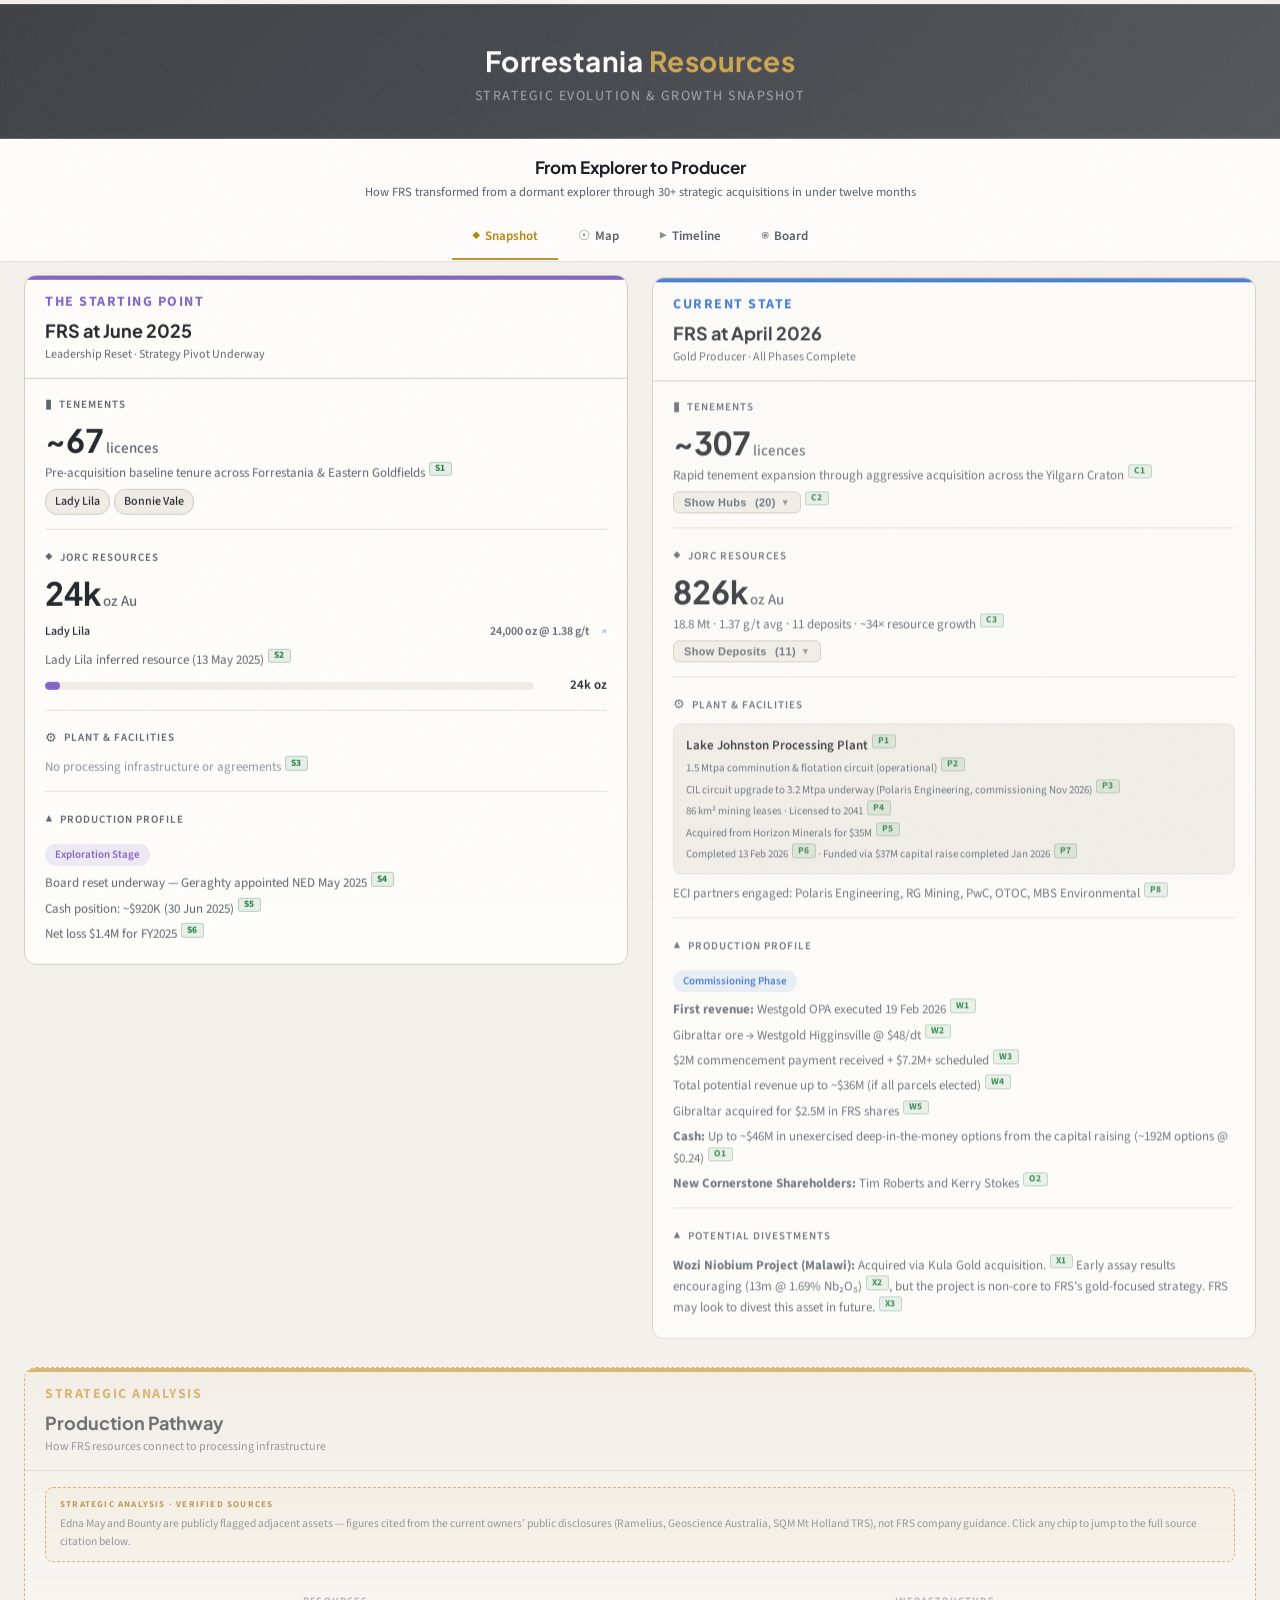
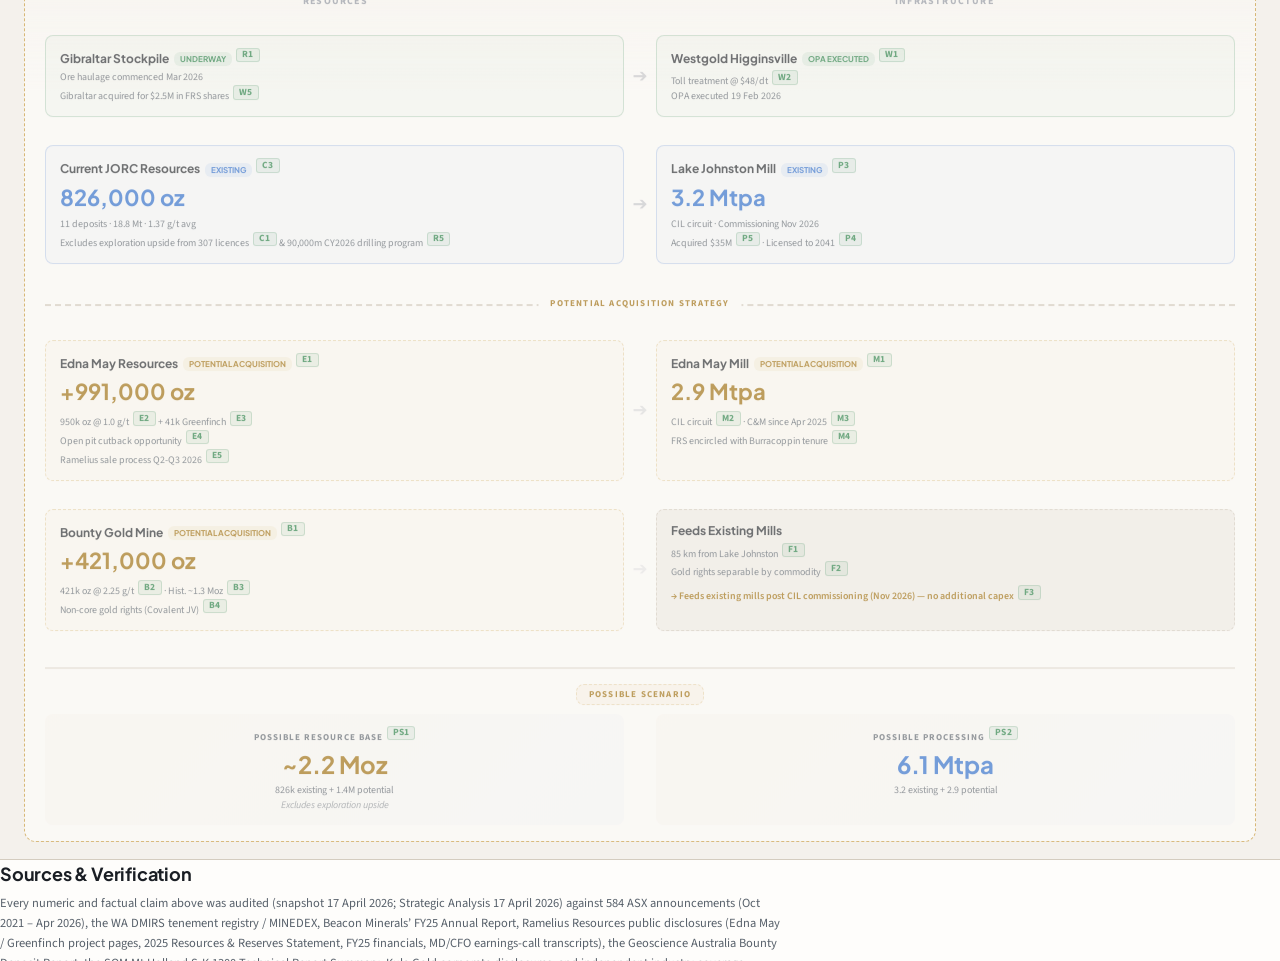
<file: index.html>
<!DOCTYPE html>
<html>
<head>
  <meta charset="UTF-8">
  <meta http-equiv="refresh" content="0; url=frs_company_snapshot.html">
  <title>FRS — Forrestania Resources</title>
</head>
<body>
  <p>Redirecting to <a href="frs_company_snapshot.html">FRS Platform</a>...</p>
</body>
</html>
</file>
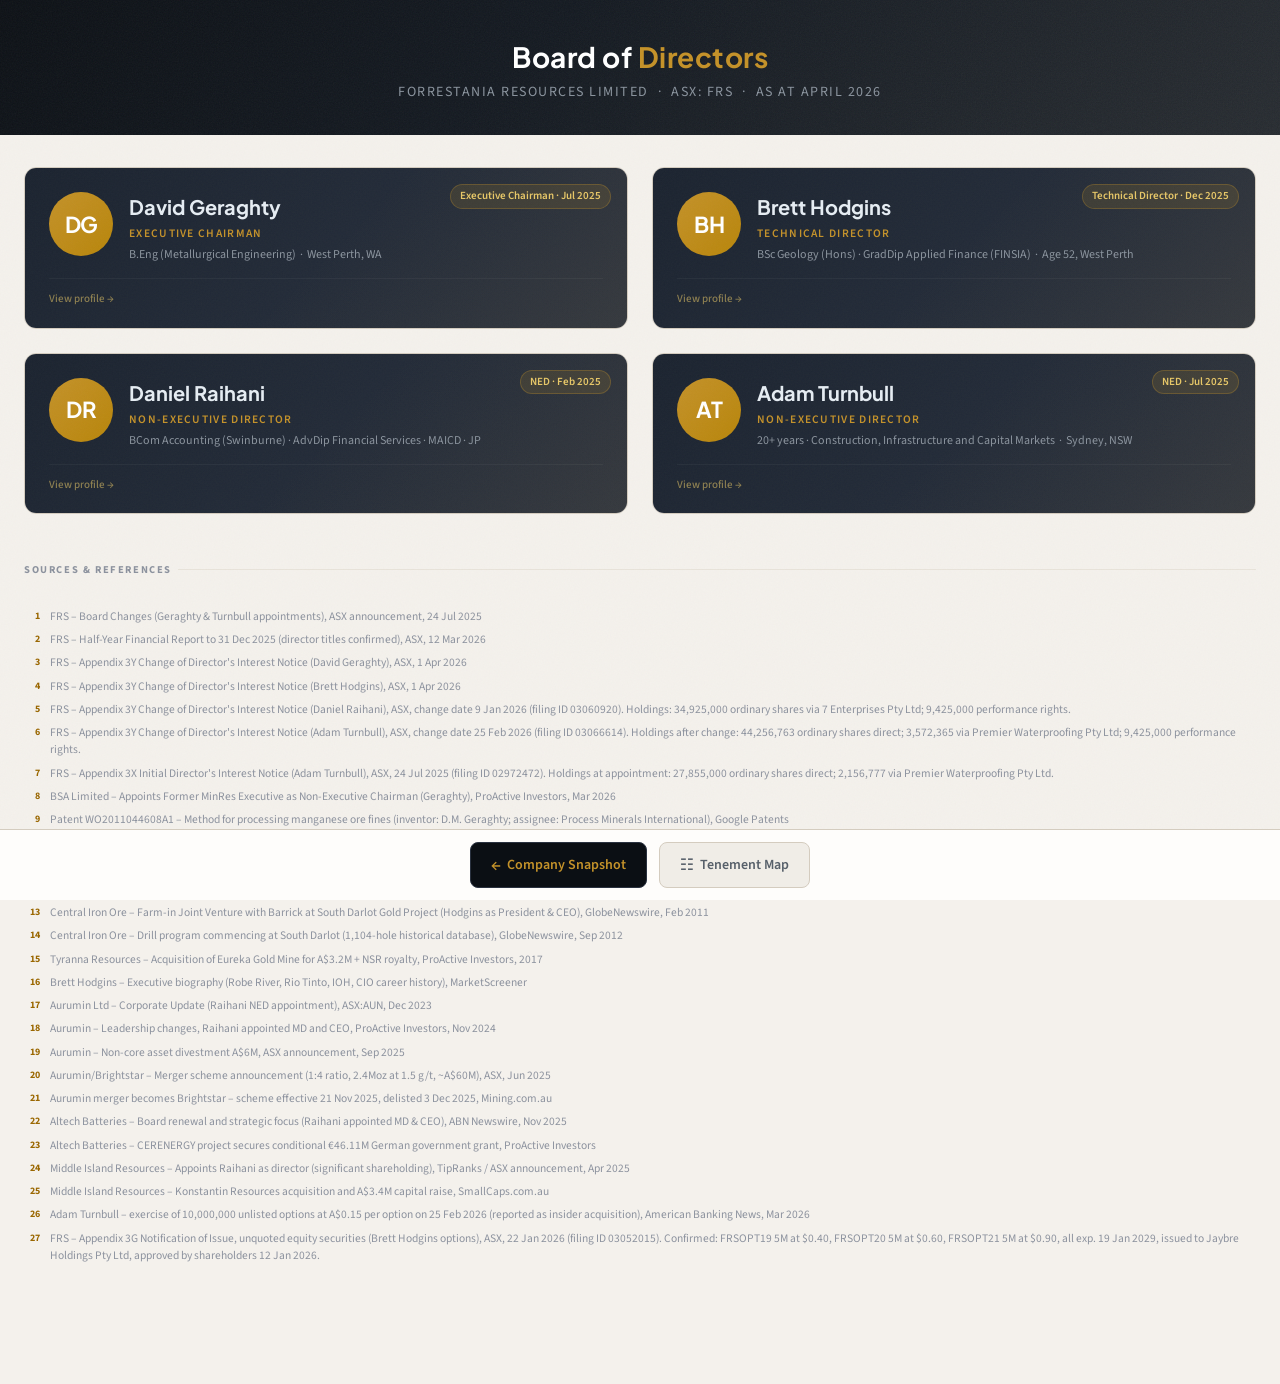
<file: frs_board_profiles.html>
<!DOCTYPE html>
<html lang="en">
<head>
<meta charset="UTF-8">
<meta name="viewport" content="width=device-width, initial-scale=1.0">
<title>Forrestania Resources – Board of Directors</title>
<script>document.documentElement.style.visibility='visible';</script>
<link rel="stylesheet" href="shared.css?v=20260417b">
<style>
body::after{content:'';position:fixed;inset:0;pointer-events:none;z-index:0;opacity:0.03;background-image:url("data:image/svg+xml,%3Csvg viewBox='0 0 256 256' xmlns='http://www.w3.org/2000/svg'%3E%3Cfilter id='n'%3E%3CfeTurbulence type='fractalNoise' baseFrequency='0.65' numOctaves='4' stitchTiles='stitch'/%3E%3C/filter%3E%3Crect width='256' height='256' filter='url(%23n)' opacity='1'/%3E%3C/svg%3E");background-repeat:repeat;background-size:256px 256px;}
.page-header::before{content:'';position:absolute;inset:0;pointer-events:none;opacity:0.05;background-image:url("data:image/svg+xml,%3Csvg viewBox='0 0 256 256' xmlns='http://www.w3.org/2000/svg'%3E%3Cfilter id='n'%3E%3CfeTurbulence type='fractalNoise' baseFrequency='0.8' numOctaves='3' stitchTiles='stitch'/%3E%3C/filter%3E%3Crect width='256' height='256' filter='url(%23n)' opacity='1'/%3E%3C/svg%3E");background-repeat:repeat;background-size:256px 256px;}
.director-card{animation:fadeSlideUp 0.4s ease-out both;}
.director-card:nth-child(2){animation-delay:80ms;}
.director-card:nth-child(3){animation-delay:160ms;}
.director-card:nth-child(4){animation-delay:240ms;}
html{height:100%}
body{
  background:var(--color-bg);
  min-height:100%;
  display:flex;
  flex-direction:column;
  padding-bottom:80px;
}

/* Header */
.page-header{
  background:linear-gradient(135deg,var(--color-dark-bg) 0%,var(--color-dark-surface) 50%,var(--color-dark-elevated) 100%);
  color:#fff;
  padding:36px 40px 32px;
  text-align:center;
  position:relative;
  overflow:hidden;
}
.page-header::after{
  content:'';position:absolute;inset:0;
  background:linear-gradient(135deg,transparent 40%,rgba(196,146,42,0.06) 100%);
  pointer-events:none;
}
.page-header h1{font-size:28px;font-weight:700;letter-spacing:0.5px;margin-bottom:4px;position:relative;z-index:1;}
.page-header h1 span{color:var(--color-gold)}
.page-header .subtitle{font-size:14px;color:var(--color-dark-text-secondary);font-weight:400;letter-spacing:1.5px;text-transform:uppercase;position:relative;z-index:1;}

/* Grid */
.directors-wrapper{flex:1;padding:32px 24px 48px;max-width:1400px;margin:0 auto;width:100%;box-sizing:border-box;}
.directors-grid{display:grid;grid-template-columns:repeat(2,1fr);gap:24px;}

/* Card */
.director-card{
  background:var(--color-surface);border:1px solid var(--color-border);
  border-radius:var(--radius-lg);overflow:hidden;display:flex;flex-direction:column;
  transition:box-shadow 0.2s,transform 0.2s;
}
.director-card:hover{box-shadow:0 8px 32px rgba(0,0,0,0.10);transform:translateY(-2px);}

/* Card header */
.card-header{
  background:linear-gradient(135deg,var(--color-dark-elevated) 0%,var(--color-dark-border) 100%);
  padding:24px 24px 20px;position:relative;overflow:hidden;
}
.card-header::after{content:'';position:absolute;inset:0;background:linear-gradient(135deg,transparent 50%,rgba(196,146,42,0.08) 100%);pointer-events:none;}
.card-header-inner{display:flex;align-items:flex-start;gap:16px;position:relative;z-index:1;}
.director-avatar{
  width:64px;height:64px;border-radius:50%;
  background:linear-gradient(135deg,var(--color-gold) 0%,var(--color-gold-border) 100%);
  display:flex;align-items:center;justify-content:center;
  font-size:22px;font-weight:700;color:#fff;flex-shrink:0;
  font-family:var(--font-display);letter-spacing:-0.5px;
}
.director-name{font-size:20px;font-weight:700;color:var(--color-dark-text);margin-bottom:3px;font-family:var(--font-display);}
.director-role{font-size:11.5px;font-weight:600;letter-spacing:1.3px;text-transform:uppercase;color:var(--color-gold);margin-bottom:5px;}
.director-quals{font-size:12px;color:var(--color-dark-text-secondary);line-height:1.4;}
.appt-badge{
  position:absolute;top:16px;right:16px;
  background:rgba(196,146,42,0.15);border:1px solid rgba(196,146,42,0.3);
  color:var(--color-gold-light);font-size:11px;font-weight:600;
  padding:3px 9px;border-radius:20px;z-index:1;
}

/* Card body */
.card-body{padding:20px 24px 24px;flex:1;display:flex;flex-direction:column;gap:18px;}

/* Section label */
.sect-label{
  font-size:10.5px;font-weight:700;letter-spacing:1.6px;text-transform:uppercase;
  color:var(--color-text-muted);margin-bottom:9px;display:flex;align-items:center;gap:6px;
}
.sect-label::after{content:'';flex:1;height:1px;background:var(--color-border-subtle);}

/* Bio text */
.bio-text{font-size:13.5px;line-height:1.7;color:var(--color-text-secondary);}
.bio-text strong{color:var(--color-text);font-weight:600;}

/* Timeline */
.timeline{display:flex;flex-direction:column;}
.tl-item{display:flex;gap:12px;padding-bottom:14px;position:relative;}
.tl-item:not(:last-child)::before{content:'';position:absolute;left:7px;top:18px;bottom:0;width:1px;background:var(--color-border-subtle);}
.tl-dot{width:15px;height:15px;border-radius:50%;flex-shrink:0;margin-top:2px;border:2px solid;}
.tl-dot.gold{border-color:var(--color-gold);background:rgba(196,146,42,0.14);}
.tl-dot.blue{border-color:var(--color-info);background:rgba(34,102,204,0.12);}
.tl-dot.green{border-color:var(--color-success);background:rgba(27,122,61,0.12);}
.tl-dot.purple{border-color:var(--color-phase-1);background:rgba(126,95,194,0.12);}
.tl-dot.amber{border-color:var(--color-phase-3);background:rgba(217,123,43,0.12);}
.tl-period{font-size:11px;color:var(--color-text-muted);margin-bottom:1px;}
.tl-co{font-size:13px;font-weight:600;color:var(--color-text);line-height:1.3;}
.tl-desc{font-size:12.5px;color:var(--color-text-secondary);line-height:1.55;margin-top:2px;}

/* Achievements */
.ach-list{list-style:none;padding:0;margin:0;display:flex;flex-direction:column;gap:7px;}
.ach-list li{display:flex;gap:8px;align-items:flex-start;font-size:13px;color:var(--color-text-secondary);line-height:1.55;}
.ach-list li::before{content:'▸';color:var(--color-gold);font-size:11px;margin-top:2px;flex-shrink:0;}

/* Stats row */
.stat-row{display:flex;flex-wrap:wrap;gap:12px 20px;padding:12px 0;border-top:1px solid var(--color-border-subtle);border-bottom:1px solid var(--color-border-subtle);}
.stat-value{font-size:15px;font-weight:700;color:var(--color-text);font-family:var(--font-display);}
.stat-desc{font-size:11px;color:var(--color-text-muted);margin-top:1px;}

/* Shareholding */
.holding-row{display:flex;align-items:center;justify-content:space-between;gap:12px;flex-wrap:wrap;}
.holding-main{font-size:15px;font-weight:700;color:var(--color-text);font-family:var(--font-display);}
.holding-sub{font-size:12px;color:var(--color-text-muted);margin-top:2px;}
.holding-note{font-size:11.5px;color:var(--color-text-muted);font-style:italic;}
.holding-bar-track{height:5px;background:var(--color-border-subtle);border-radius:3px;overflow:hidden;margin-top:8px;}
.holding-bar-fill{height:100%;background:linear-gradient(90deg,var(--color-gold),var(--color-gold-light));border-radius:3px;}

/* Relevance box */
.relevance-box{background:linear-gradient(135deg,rgba(196,146,42,0.05),rgba(196,146,42,0.02));border:1px solid rgba(196,146,42,0.18);border-radius:var(--radius-md);padding:14px 16px;}
.relevance-label{font-size:10.5px;font-weight:700;letter-spacing:1.3px;text-transform:uppercase;color:var(--color-gold-text);margin-bottom:7px;}
.relevance-body{font-size:13px;line-height:1.65;color:var(--color-text-secondary);}
.relevance-body strong{color:var(--color-text);font-weight:600;}

/* Quote */
.quote-block{border-left:3px solid var(--color-gold);padding:10px 14px;background:var(--color-surface-secondary);border-radius:0 var(--radius-sm) var(--radius-sm) 0;}
.quote-text{font-size:13px;font-style:italic;line-height:1.6;color:var(--color-text-secondary);}
.quote-src{font-size:11px;color:var(--color-text-muted);margin-top:5px;}

/* Role tags */
.role-tags{display:flex;flex-wrap:wrap;gap:6px;}
.role-tag{font-size:11.5px;font-weight:500;padding:3px 9px;border-radius:4px;background:var(--color-surface-secondary);border:1px solid var(--color-border);color:var(--color-text-secondary);}
.role-tag.current{background:rgba(27,122,61,0.07);border-color:rgba(27,122,61,0.2);color:#1B7A3D;}

/* Show more toggle */
.expandable{overflow:hidden;transition:max-height 0.35s ease;}
.expandable.collapsed{max-height:0 !important;}
.toggle-btn{
  display:inline-flex;align-items:center;gap:5px;
  background:none;border:1px solid var(--color-border);
  color:var(--color-text-secondary);font-size:12px;font-weight:500;
  padding:5px 12px;border-radius:20px;cursor:pointer;
  font-family:var(--font-body);transition:all 0.15s;margin-top:2px;
}
.toggle-btn:hover{border-color:var(--color-gold);color:var(--color-gold-text);background:var(--color-gold-subtle);}
.toggle-icon{font-size:10px;transition:transform 0.25s;}
.toggle-btn.open .toggle-icon{transform:rotate(180deg);}

/* Citations */
sup.cite{font-size:9px;color:var(--color-gold-text);font-weight:600;line-height:1;vertical-align:super;}
sup.cite a{color:inherit;text-decoration:none;}
sup.cite a:hover{text-decoration:underline;}

/* Sources section */
.sources-section{max-width:1400px;margin:0 auto;padding:0 24px 40px;width:100%;box-sizing:border-box;}
.sources-toggle{font-size:10.5px;font-weight:700;letter-spacing:1.6px;text-transform:uppercase;color:var(--color-text-muted);display:flex;align-items:center;gap:8px;cursor:pointer;user-select:none;padding:4px 0;border:none;background:none;font-family:var(--font-body);width:100%;}
.sources-toggle::after{content:'';flex:1;height:1px;background:var(--color-border-subtle);}
.sources-toggle-icon{font-size:9px;transition:transform 0.2s;}
.sources-body{padding-top:14px;}
.sources-list{list-style:none;padding:0;margin:0;counter-reset:src-counter;display:flex;flex-direction:column;gap:6px;}
.sources-list li{display:flex;gap:10px;font-size:11.5px;color:var(--color-text-muted);line-height:1.5;counter-increment:src-counter;}
.sources-list li::before{content:counter(src-counter);color:var(--color-gold-text);font-size:10px;font-weight:700;min-width:16px;text-align:right;padding-top:1px;flex-shrink:0;}
.sources-list a{color:var(--color-text-muted);text-decoration:none;}
.sources-list a:hover{color:var(--color-text);text-decoration:underline;}

/* Director tiles — card body hidden, shown in modal */
.card-body{display:none !important;}
.director-card{cursor:pointer;}
.card-view-hint{font-size:11px;color:var(--color-gold-light);opacity:0.55;margin-top:14px;padding-top:12px;border-top:1px solid rgba(255,255,255,0.08);display:flex;align-items:center;gap:5px;position:relative;z-index:1;font-weight:500;font-family:var(--font-body);transition:opacity 0.15s;}
.director-card:hover .card-view-hint{opacity:1;}

/* Modal */
.modal-overlay{position:fixed;inset:0;background:rgba(0,0,0,0.78);z-index:200;display:none;align-items:flex-start;justify-content:center;padding:32px 16px 100px;overflow-y:auto;}
.modal-overlay.active{display:flex;}
.modal-panel{background:var(--color-surface);border:1px solid var(--color-border);border-radius:var(--radius-lg);width:100%;max-width:660px;position:relative;overflow:hidden;margin:auto;}
.modal-close-btn{position:absolute;top:14px;right:14px;z-index:10;background:rgba(255,255,255,0.12);border:1px solid rgba(255,255,255,0.15);color:#fff;width:30px;height:30px;border-radius:50%;cursor:pointer;font-size:15px;display:flex;align-items:center;justify-content:center;transition:background 0.15s;line-height:1;}
.modal-close-btn:hover{background:rgba(255,255,255,0.25);}
.modal-panel .card-body{display:flex !important;}
.modal-panel .appt-badge{right:52px;}

/* Bottom nav */
.bottom-nav{position:fixed;bottom:0;left:0;right:0;background:var(--color-surface);border-top:1px solid var(--color-border);padding:12px 24px;display:flex;gap:12px;justify-content:center;z-index:100;}
.nav-btn{display:inline-flex;align-items:center;gap:6px;padding:10px 20px;border-radius:var(--radius-md);font-size:14px;font-weight:600;text-decoration:none;transition:background 0.15s,transform 0.1s;font-family:var(--font-body);}
.nav-btn:active{transform:scale(0.98)}
.nav-btn.primary{background:var(--color-dark-bg);color:var(--color-gold);border:1px solid var(--color-dark-border);}
.nav-btn.primary:hover{background:var(--color-dark-surface)}
.nav-btn.secondary{background:var(--color-surface-secondary);color:var(--color-text-secondary);border:1px solid var(--color-border);}
.nav-btn.secondary:hover{background:var(--color-border-subtle)}
.btn-icon{font-size:12px}

@media(max-width:900px){
  .directors-grid{grid-template-columns:1fr}
  .page-header{padding:28px 20px 24px}
  .page-header h1{font-size:22px}
  .directors-wrapper{padding:20px 16px 48px}
  .bottom-nav{padding:10px 16px}
  .nav-btn{font-size:13px;padding:8px 14px}
}
@media(max-width:768px){
  .page-header{display:flex;flex-direction:column;align-items:center;padding:20px 16px;}
  .page-header img{position:static !important;max-height:24px;margin-bottom:10px;}
  .page-header h1{font-size:20px;}
  .directors-wrapper{padding-bottom:80px;}
}
</style>
</head>
<body>

<header class="page-header">
  <h1>Board of <span>Directors</span></h1>
  <p class="subtitle">Forrestania Resources Limited &nbsp;·&nbsp; ASX: FRS &nbsp;·&nbsp; as at April 2026</p>
</header>

<div class="directors-wrapper">
<div class="directors-grid">


<!-- ═══════════════════ DAVID GERAGHTY ═══════════════════ -->
<div class="director-card" onclick="openDirectorModal(this)">
  <div class="card-header">
    <span class="appt-badge">Executive Chairman · Jul 2025</span>
    <div class="card-header-inner">
      <div class="director-avatar">DG</div>
      <div>
        <div class="director-name">David Geraghty</div>
        <div class="director-role">Executive Chairman</div>
        <div class="director-quals">B.Eng (Metallurgical Engineering) &nbsp;·&nbsp; West Perth, WA</div>
      </div>
    </div>
    <div class="card-view-hint">View profile &#8594;</div>
  </div>

  <div class="card-body">

    <div>
      <div class="sect-label">Background</div>
      <p class="bio-text">
        David Geraghty is a B.Eng-qualified metallurgical engineer with over 30 years in Western Australian resources. Before joining FRS he spent <strong>21 years at Mineral Resources Limited (ASX: MIN)</strong>, serving as <strong>Executive General Manager of Process Minerals International</strong> and then <strong>Director of Technology and Innovation</strong>.<sup class="cite"><a href="#src-8" title="BSA Ltd — Appoints Former MinRes Executive">[8]</a></sup> He was there for the full arc of MinRes growing from a private contract crushing business into one of Australia's largest diversified miners. Earlier in his career he worked in processing and orebody evaluation roles at BHP, Hamersley Iron, and Rio Tinto in the Pilbara.<sup class="cite"><a href="#src-1" title="FRS Board Changes announcement, Jul 2025">[1]</a></sup>
      </p>
    </div>

    <div>
      <div class="sect-label">Shareholding in FRS <span style="font-size:10px;font-weight:400;text-transform:none;letter-spacing:0;color:var(--color-text-muted)">(Appendix 3Y, 1 Apr 2026)</span></div>
      <div class="holding-row">
        <div>
          <div class="holding-main">53,473,200 ordinary shares<sup class="cite"><a href="#src-3" title="FRS Appendix 3Y — Geraghty, 1 Apr 2026">[3]</a></sup></div>
          <div class="holding-sub">Mandarin Rock Pty Ltd (41.1M) + Roologic Pty Ltd (11.9M) + direct (490K)</div>
        </div>
      </div>
      <div class="holding-bar-track"><div class="holding-bar-fill" style="width:56%"></div></div>
      <div style="font-size:11px;color:var(--color-text-muted);margin-top:5px;">Also holds 10,625,000 performance rights and 9,800,000 unlisted options (FRSAT) at $0.50, exp. 5 Nov 2028 (5M via Mandarin Rock Pty Ltd, 4.8M via Roologic Pty Ltd)<sup class="cite"><a href="#src-3" title="FRS Appendix 3Y — Geraghty, 1 Apr 2026">[3]</a></sup></div>
    </div>

    <div>
      <div class="sect-label">Key Achievements at MinRes</div>
      <ul class="ach-list">
        <li>Named inventor on patent WO2011044608A1: a commercial dense medium cyclone and WHIMS process for recovering manganese from ore fines previously discarded as tailings, deployed at scale in MinRes operations.<sup class="cite"><a href="#src-9" title="Patent WO2011044608A1, Google Patents">[9]</a></sup></li>
        <li>Drove the design and manufacture of MinRes's 1,000 tonne-per-hour mobile crushing and screening plants, which became a primary revenue driver for the mining services business.<sup class="cite"><a href="#src-11" title="MinRes — NextGen modular crushing plant">[11]</a></sup></li>
        <li>Led the public rollout of MinRes's world-first fully autonomous road train program for the Onslow Iron project in the Pilbara.<sup class="cite"><a href="#src-10" title="MinRes — Autonomous road trains milestone">[10]</a></sup></li>
      </ul>
    </div>

    <button class="toggle-btn" onclick="toggleSection(this)">
      Show more <span class="toggle-icon">&#9660;</span>
    </button>

    <div class="expandable collapsed" style="max-height:600px;display:flex;flex-direction:column;gap:18px;">

      <div>
        <div class="sect-label">Career History</div>
        <div class="timeline">
          <div class="tl-item">
            <div class="tl-dot blue"></div>
            <div>
              <div class="tl-period">Early career</div>
              <div class="tl-co">BHP · Hamersley Iron · Rio Tinto</div>
              <div class="tl-desc">Processing engineering and orebody evaluation across Pilbara iron ore operations.</div>
            </div>
          </div>
          <div class="tl-item">
            <div class="tl-dot green"></div>
            <div>
              <div class="tl-period">~2000 to 2024 (21 years)</div>
              <div class="tl-co">Mineral Resources Ltd (ASX: MIN)</div>
              <div class="tl-desc">Executive General Manager, Process Minerals International, then Director of Technology and Innovation. Part of the team that took MinRes from a small contract crushing operator to a multi-billion-dollar ASX miner with iron ore, lithium, and services divisions.<sup class="cite"><a href="#src-8">[8]</a></sup></div>
            </div>
          </div>
          <div class="tl-item">
            <div class="tl-dot gold"></div>
            <div>
              <div class="tl-period">March 2026 onwards</div>
              <div class="tl-co">BSA Limited (ASX: BSA) — Non-Executive Chairman</div>
              <div class="tl-desc">Concurrent role. BSA provides technical services across telco infrastructure, smart metering, and EV charging.<sup class="cite"><a href="#src-8">[8]</a></sup></div>
            </div>
          </div>
        </div>
      </div>

      <div class="relevance-box">
        <div class="relevance-label">Why This Matters for FRS</div>
        <p class="relevance-body">
          FRS's near-term production path hinges on converting the Lake Johnston nickel processing facility to gold. That is precisely what Geraghty spent his career on: mineral processing plant design, beneficiation circuit development, and large-scale operations. His 21-year MinRes network also opens doors to contractors, offtake, and capital that would take a junior explorer decades to build independently. He has backed his conviction with over A$2.7M in personal on-market purchases.
        </p>
      </div>

    </div>

    <div>
      <div class="sect-label">Also Serves On</div>
      <div class="role-tags">
        <span class="role-tag current">Chairman, BSA Ltd (ASX: BSA)</span>
      </div>
    </div>

  </div>
</div>


<!-- ═══════════════════ BRETT HODGINS ═══════════════════ -->
<div class="director-card" onclick="openDirectorModal(this)">
  <div class="card-header">
    <span class="appt-badge">Technical Director · Dec 2025</span>
    <div class="card-header-inner">
      <div class="director-avatar">BH</div>
      <div>
        <div class="director-name">Brett Hodgins</div>
        <div class="director-role">Technical Director</div>
        <div class="director-quals">BSc Geology (Hons) · GradDip Applied Finance (FINSIA) &nbsp;·&nbsp; Age 52, West Perth</div>
      </div>
    </div>
    <div class="card-view-hint">View profile &#8594;</div>
  </div>

  <div class="card-body">

    <div>
      <div class="sect-label">Background</div>
      <p class="bio-text">
        Brett Hodgins is a Western Australian geologist with over 25 years across Pilbara iron ore operations, WA gold exploration, and resource sector advisory. He started his career commissioning world-scale iron ore mines for Robe River and Rio Tinto<sup class="cite"><a href="#src-16" title="Brett Hodgins biography — MarketScreener">[16]</a></sup> before spending 11 years as <strong>President and CEO of Central Iron Ore Ltd</strong> (TSX-V listed), running exploration on a high-grade gold project in the Yandal Greenstone Belt.<sup class="cite"><a href="#src-13" title="CIO/Barrick JV announcement, GlobeNewswire">[13]</a></sup> His combined BSc Geology (Hons) and GradDip Applied Finance from FINSIA is unusual for a field geologist and allows him to evaluate assets in both technical and investment terms.<sup class="cite"><a href="#src-4" title="FRS Appendix 3Y — Hodgins, 1 Apr 2026">[4]</a></sup>
      </p>
    </div>

    <div>
      <div class="sect-label">Shareholding in FRS <span style="font-size:10px;font-weight:400;text-transform:none;letter-spacing:0;color:var(--color-text-muted)">(Appendix 3Y, 1 Apr 2026)</span></div>
      <div class="holding-row">
        <div>
          <div class="holding-main">121,113 ordinary shares (direct)<sup class="cite"><a href="#src-4" title="FRS Appendix 3Y — Hodgins, 1 Apr 2026">[4]</a></sup></div>
          <div class="holding-sub">Issued as share-based payment approved at 27 March 2026 GM</div>
        </div>
      </div>
      <div class="holding-bar-track"><div class="holding-bar-fill" style="width:2%"></div></div>
      <div style="font-size:11px;color:var(--color-text-muted);margin-top:5px;">Also holds 15,000,000 unlisted options via Jaybre Holdings Pty Ltd: 5M at $0.40 (FRSOPT19), 5M at $0.60 (FRSOPT20), 5M at $0.90 (FRSOPT21), all exp. 19 Jan 2029<sup class="cite"><a href="#src-27" title="FRS Appendix 3G — Hodgins options, 22 Jan 2026">[27]</a></sup></div>
    </div>

    <div>
      <div class="sect-label">Key Achievements</div>
      <ul class="ach-list">
        <li>Contributed to commissioning of the West Angelas iron ore mine (Robe River JV, 2002), now subject to a A$733M expansion by Rio Tinto.<sup class="cite"><a href="#src-12" title="Rio Tinto — Robe River JV A$733M expansion">[12]</a></sup></li>
        <li>Contributed to Hope Downs iron ore development with Rio Tinto and Hancock Prospecting, first ore 2007.<sup class="cite"><a href="#src-16" title="Brett Hodgins biography — MarketScreener">[16]</a></sup></li>
        <li>As CEO of Central Iron Ore (2011 to 2022): negotiated a farm-in JV with Barrick Gold giving access to 1,104-hole historical drill database on tenements adjacent to the 444,000 oz Darlot mine reserve.<sup class="cite"><a href="#src-13" title="CIO/Barrick JV, GlobeNewswire 2011">[13]</a><a href="#src-14" title="CIO South Darlot drill program, GlobeNewswire 2012">[14]</a></sup></li>
        <li>Sold the Eureka Gold Mine to Tyranna Resources for A$3.2M cash plus a 4 to 6% net smelter return royalty (2017).<sup class="cite"><a href="#src-15" title="Tyranna — Eureka Gold Mine acquisition">[15]</a></sup></li>
      </ul>
    </div>

    <button class="toggle-btn" onclick="toggleSection(this)">
      Show more <span class="toggle-icon">&#9660;</span>
    </button>

    <div class="expandable collapsed" style="max-height:700px;display:flex;flex-direction:column;gap:18px;">

      <div>
        <div class="sect-label">Career History</div>
        <div class="timeline">
          <div class="tl-item">
            <div class="tl-dot blue"></div>
            <div>
              <div class="tl-period">Late 1990s to early 2000s</div>
              <div class="tl-co">Robe River Mining Co. then Rio Tinto Iron Ore</div>
              <div class="tl-desc">Geologist on commissioning of West Angelas (Robe River JV) and Hope Downs (Rio Tinto/Hancock Prospecting). Grade control, resource definition, large-scale open-cut operations in the Pilbara.</div>
            </div>
          </div>
          <div class="tl-item">
            <div class="tl-dot amber"></div>
            <div>
              <div class="tl-period">2008 to 2010</div>
              <div class="tl-co">Iron Ore Holdings Ltd (ASX: IOH) — GM Project Development</div>
              <div class="tl-desc">Led project development for Iron Valley, Bungaroo South, and Maitland River. First executive role at a listed junior. IOH was later acquired by BC Iron.</div>
            </div>
          </div>
          <div class="tl-item">
            <div class="tl-dot purple"></div>
            <div>
              <div class="tl-period">2010 onwards</div>
              <div class="tl-co">Jaybre Geological Consulting Pty Ltd — Principal</div>
              <div class="tl-desc">Own geological consulting firm, multi-commodity advisory across iron ore, gold, copper, and coal for various listed clients.</div>
            </div>
          </div>
          <div class="tl-item">
            <div class="tl-dot green"></div>
            <div>
              <div class="tl-period">2011 to November 2022 (11 years)</div>
              <div class="tl-co">Central Iron Ore Ltd (TSX-V: CIO) — President and CEO</div>
              <div class="tl-desc">WA gold and iron ore explorer listed on the Toronto Venture Exchange. Led exploration at South Darlot Gold Project in the Yandal Greenstone Belt, adjacent to Barrick Gold's Darlot mine.</div>
            </div>
          </div>
          <div class="tl-item">
            <div class="tl-dot amber"></div>
            <div>
              <div class="tl-period">2023 onwards</div>
              <div class="tl-co">Palaris Mining Pty Ltd — Senior Manager, Technical Projects</div>
              <div class="tl-desc">International mining advisory firm. Project Manager for conceptual and pre-feasibility studies in Queensland coal.</div>
            </div>
          </div>
          <div class="tl-item">
            <div class="tl-dot purple"></div>
            <div>
              <div class="tl-period">December 2013 to present</div>
              <div class="tl-co">Redstone Resources (ASX: RDS) — Technical Director</div>
              <div class="tl-desc">Longest-standing board role. Multi-commodity (Cu/Ni/Au) exploration strategy and program design.</div>
            </div>
          </div>
        </div>
      </div>

      <div class="relevance-box">
        <div class="relevance-label">Why This Matters for FRS</div>
        <p class="relevance-body">
          Hodgins explored the South Darlot project in the Yandal-Goldfields province, the same geological terrane as FRS's Bonnie Vale, Coolgardie, and Mt Palmer projects. His 11-year CEO track record means he understands the full lifecycle from JV negotiation to resource definition to capital raising. His concurrent NED role at Beacon Minerals also gave him direct prior familiarity with the MacPhersons Reward asset before FRS acquired it.
        </p>
      </div>

      <div class="quote-block">
        <p class="quote-text">"Endeavour is shaping up as a very important prospect for CIO — high-grade gold discovered close to surface."</p>
        <p class="quote-src">On South Darlot Endeavour Prospect drill results, June 2020</p>
      </div>

    </div>

    <div>
      <div class="sect-label">Also Serves On</div>
      <div class="role-tags">
        <span class="role-tag current">Technical Director, Redstone Resources (ASX: RDS)</span>
        <span class="role-tag current">NED, Beacon Minerals (ASX: BCN)</span>
      </div>
    </div>

  </div>
</div>


<!-- ═══════════════════ DANIEL RAIHANI ═══════════════════ -->
<div class="director-card" onclick="openDirectorModal(this)">
  <div class="card-header">
    <span class="appt-badge">NED · Feb 2025</span>
    <div class="card-header-inner">
      <div class="director-avatar">DR</div>
      <div>
        <div class="director-name">Daniel Raihani</div>
        <div class="director-role">Non-Executive Director</div>
        <div class="director-quals">BCom Accounting (Swinburne) · AdvDip Financial Services · MAICD · JP</div>
      </div>
    </div>
    <div class="card-view-hint">View profile &#8594;</div>
  </div>

  <div class="card-body">

    <div>
      <div class="sect-label">Background</div>
      <p class="bio-text">
        Daniel Raihani is an accountant, registered tax agent, and entrepreneur who built a 20-year private business career spanning accounting, real estate, manufacturing, and international finance across Sydney, UAE, and Hong Kong before entering the ASX listed-company space in 2023. Since then he has taken on board positions at seven ASX companies, consistently arriving with personal capital and deal flow. His most significant transaction to date was structuring and executing the <strong>approximately A$60 million Aurumin/Brightstar Resources merger</strong><sup class="cite"><a href="#src-20" title="Aurumin/Brightstar merger scheme announcement">[20]</a></sup> as Managing Director of Aurumin, which consolidated the Sandstone Greenstone Belt under single ownership for the first time in over a decade.
      </p>
    </div>

    <div>
      <div class="sect-label">Shareholding in FRS <span style="font-size:10px;font-weight:400;text-transform:none;letter-spacing:0;color:var(--color-text-muted)">(Appendix 3Y, 9 Jan 2026)</span></div>
      <div class="holding-row">
        <div>
          <div class="holding-main">34,925,000 ordinary shares<sup class="cite"><a href="#src-5" title="FRS Appendix 3Y — Raihani, 9 Jan 2026">[5]</a></sup></div>
          <div class="holding-sub">Held via 7 Enterprises Pty Ltd · 9,425,000 performance rights</div>
        </div>
      </div>
      <div class="holding-bar-track"><div class="holding-bar-fill" style="width:37%"></div></div>
    </div>

    <div>
      <div class="sect-label">The Aurumin/Brightstar Merger</div>
      <ul class="ach-list">
        <li>Joined Aurumin as a substantial shareholder via 7 Enterprises Pty Ltd before joining the board, the same approach used at FRS.<sup class="cite"><a href="#src-17" title="Aurumin Corporate Update — Raihani NED appointment, Dec 2023">[17]</a></sup></li>
        <li>Elevated to MD and CEO after founder Brad Valiukas stepped down in November 2024.<sup class="cite"><a href="#src-18" title="Aurumin — Raihani appointed MD/CEO, Nov 2024">[18]</a></sup> Immediately divested A$6M of non-core assets to sharpen the portfolio.<sup class="cite"><a href="#src-19" title="Aurumin — Non-core asset divestment A$6M">[19]</a></sup></li>
        <li>Structured an all-scrip scheme of arrangement with Brightstar Resources: 1 Brightstar share per 4 Aurumin shares, creating a combined 2.4Moz gold resource at 1.5 g/t. Deal valued at approximately A$60M.<sup class="cite"><a href="#src-20" title="Aurumin/Brightstar merger scheme">[20]</a></sup></li>
        <li>Scheme effective 21 November 2025. Aurumin delisted 3 December 2025.<sup class="cite"><a href="#src-21" title="Aurumin merger becomes Brightstar, Mining.com.au">[21]</a></sup></li>
      </ul>
    </div>

    <button class="toggle-btn" onclick="toggleSection(this)">
      Show more <span class="toggle-icon">&#9660;</span>
    </button>

    <div class="expandable collapsed" style="max-height:700px;display:flex;flex-direction:column;gap:18px;">

      <div>
        <div class="sect-label">Career History</div>
        <div class="timeline">
          <div class="tl-item">
            <div class="tl-dot blue"></div>
            <div>
              <div class="tl-period">2000s onwards</div>
              <div class="tl-co">Ultra Capital — Founder and Group CEO</div>
              <div class="tl-desc">Financial advisory and accounting firm with offices in Sydney, UAE, and Hong Kong. Also financed infrastructure projects across agriculture, energy, waste, and water. Additional private interests in real estate, property development, manufacturing, and automotive exports.</div>
            </div>
          </div>
          <div class="tl-item">
            <div class="tl-dot purple"></div>
            <div>
              <div class="tl-period">October 2024 onwards</div>
              <div class="tl-co">First Au Ltd (ASX: FAU) — Non-Executive Chairman</div>
              <div class="tl-desc">Western Australian gold exploration strategy including the Gimlet Gold Project in the Eastern Goldfields.</div>
            </div>
          </div>
          <div class="tl-item">
            <div class="tl-dot green"></div>
            <div>
              <div class="tl-period">December 2023 to November 2025</div>
              <div class="tl-co">Aurumin Ltd (ASX: AUN) — NED then MD and CEO</div>
              <div class="tl-desc">Joined as NED, elevated to MD/CEO November 2024. Restructured portfolio, divested non-core assets for A$6M, executed the Brightstar merger. Aurumin delisted December 2025.<sup class="cite"><a href="#src-17">[17]</a><a href="#src-18">[18]</a><a href="#src-21">[21]</a></sup></div>
            </div>
          </div>
          <div class="tl-item">
            <div class="tl-dot amber"></div>
            <div>
              <div class="tl-period">November 2025 onwards</div>
              <div class="tl-co">Altech Batteries Ltd (ASX: ATC) — MD and CEO</div>
              <div class="tl-desc">Battery technology company commercialising CERENERGY sodium-chloride solid-state batteries and Silumina Anodes. Secured conditional approval for a 46.11M euro German government grant shortly after his appointment.<sup class="cite"><a href="#src-22">[22]</a><a href="#src-23">[23]</a></sup></div>
            </div>
          </div>
          <div class="tl-item">
            <div class="tl-dot purple"></div>
            <div>
              <div class="tl-period">April 2025 onwards</div>
              <div class="tl-co">Middle Island Resources (ASX: MDI) — Non-Executive Chairman</div>
              <div class="tl-desc">Led a A$3.4M capital raise and the Konstantin Resources acquisition (Bobija polymetallic project, Serbia).<sup class="cite"><a href="#src-24">[24]</a><a href="#src-25">[25]</a></sup></div>
            </div>
          </div>
        </div>
      </div>

      <div class="relevance-box">
        <div class="relevance-label">Why This Matters for FRS</div>
        <p class="relevance-body">
          Raihani has already run the exact playbook FRS is executing: a regional goldfield consolidation transaction structured as an all-scrip scheme, creating a resource of scale from two previously separate juniors. The Aurumin/Brightstar deal is a direct precedent for FRS's Lake Johnston hub strategy.<sup class="cite"><a href="#src-20">[20]</a></sup> His accounting and tax credentials add financial governance depth to the board, and his pattern of personal capital commitment across every board role aligns his interests squarely with shareholders.
        </p>
      </div>

      <div class="quote-block">
        <p class="quote-text">"This merger reduces risks associated with holding a single project and delivers substantial synergy benefits that wouldn't be possible as separate entities."</p>
        <p class="quote-src">On the Aurumin/Brightstar scheme of arrangement, 2025</p>
      </div>

    </div>

    <div>
      <div class="sect-label">Also Serves On</div>
      <div class="role-tags">
        <span class="role-tag current">Chair, First Au (ASX: FAU)</span>
        <span class="role-tag current">Chair, Voltaic Strategic Resources (ASX: VSR)</span>
        <span class="role-tag current">Chair, Middle Island Resources (ASX: MDI)</span>
        <span class="role-tag current">MD and CEO, Altech Batteries (ASX: ATC)</span>
      </div>
    </div>

  </div>
</div>


<!-- ═══════════════════ ADAM TURNBULL ═══════════════════ -->
<div class="director-card" onclick="openDirectorModal(this)">
  <div class="card-header">
    <span class="appt-badge">NED · Jul 2025</span>
    <div class="card-header-inner">
      <div class="director-avatar">AT</div>
      <div>
        <div class="director-name">Adam Turnbull</div>
        <div class="director-role">Non-Executive Director</div>
        <div class="director-quals">20+ years · Construction, Infrastructure and Capital Markets &nbsp;·&nbsp; Sydney, NSW</div>
      </div>
    </div>
    <div class="card-view-hint">View profile &#8594;</div>
  </div>

  <div class="card-body">

    <div>
      <div class="sect-label">Background</div>
      <p class="bio-text">
        Adam Turnbull is a Sydney-based company director with over 20 years leading private enterprises across construction, infrastructure, minerals, luxury goods, and capital markets. His career has been built through private companies rather than listed vehicles, so the operational track record is largely undisclosed publicly. He came to the FRS board as an early-stage investor who already held a significant position in the company.
      </p>
    </div>

    <div>
      <div class="sect-label">Shareholding in FRS <span style="font-size:10px;font-weight:400;text-transform:none;letter-spacing:0;color:var(--color-text-muted)">(Appendix 3Y, 25 Feb 2026)</span></div>
      <div class="holding-row">
        <div>
          <div class="holding-main">47,829,128 ordinary shares<sup class="cite"><a href="#src-6" title="FRS Appendix 3Y — Turnbull, 25 Feb 2026">[6]</a></sup></div>
          <div class="holding-sub">Direct: 44,256,763 · Via Premier Waterproofing Pty Ltd: 3,572,365 · 9,425,000 performance rights</div>
        </div>
      </div>
      <div class="holding-bar-track"><div class="holding-bar-fill" style="width:50%"></div></div>
      <div style="font-size:11px;color:var(--color-text-muted);margin-top:5px;">Includes 10,000,000 shares from exercise of unlisted $0.15 options on 25 February 2026 ($1,500,000 total).</div>
    </div>

  </div>
</div>


</div>
</div>

<!-- Director Modal -->
<div id="director-modal" class="modal-overlay" onclick="if(event.target===this)closeDirectorModal()">
  <div class="modal-panel">
    <button class="modal-close-btn" onclick="closeDirectorModal()" title="Close">&#10005;</button>
    <div id="modal-inner"></div>
  </div>
</div>

<!-- Sources & References -->
<div class="sources-section">
  <div class="sect-label" style="margin-bottom:16px;">Sources &amp; References</div>
  <div class="sources-body">
    <ol class="sources-list">
      <li id="src-1"><a href="https://announcements.asx.com.au/asxpdf/20250724/pdf/06m3ckdr63tdkv.pdf" target="_blank" rel="noopener">FRS – Board Changes (Geraghty &amp; Turnbull appointments), ASX announcement, 24 Jul 2025</a></li>
      <li id="src-2"><a href="https://www.asx.com.au/asx/v2/statistics/displayAnnouncement.do?display=pdf&idsId=03071293" target="_blank" rel="noopener">FRS – Half-Year Financial Report to 31 Dec 2025 (director titles confirmed), ASX, 12 Mar 2026</a></li>
      <li id="src-3"><a href="https://www.asx.com.au/asx/v2/statistics/displayAnnouncement.do?display=pdf&idsId=03078778" target="_blank" rel="noopener">FRS – Appendix 3Y Change of Director's Interest Notice (David Geraghty), ASX, 1 Apr 2026</a></li>
      <li id="src-4"><a href="https://www.asx.com.au/asx/v2/statistics/displayAnnouncement.do?display=pdf&idsId=03078779" target="_blank" rel="noopener">FRS – Appendix 3Y Change of Director's Interest Notice (Brett Hodgins), ASX, 1 Apr 2026</a></li>
      <li id="src-5"><a href="https://www.asx.com.au/asx/v2/statistics/displayAnnouncement.do?display=pdf&idsId=03060920" target="_blank" rel="noopener">FRS – Appendix 3Y Change of Director's Interest Notice (Daniel Raihani), ASX, change date 9 Jan 2026 (filing ID 03060920). Holdings: 34,925,000 ordinary shares via 7 Enterprises Pty Ltd; 9,425,000 performance rights.</a></li>
      <li id="src-6"><a href="https://www.asx.com.au/asx/v2/statistics/displayAnnouncement.do?display=pdf&idsId=03066614" target="_blank" rel="noopener">FRS – Appendix 3Y Change of Director's Interest Notice (Adam Turnbull), ASX, change date 25 Feb 2026 (filing ID 03066614). Holdings after change: 44,256,763 ordinary shares direct; 3,572,365 via Premier Waterproofing Pty Ltd; 9,425,000 performance rights.</a></li>
      <li id="src-7"><a href="https://www.asx.com.au/asx/v2/statistics/displayAnnouncement.do?display=pdf&idsId=02972472" target="_blank" rel="noopener">FRS – Appendix 3X Initial Director's Interest Notice (Adam Turnbull), ASX, 24 Jul 2025 (filing ID 02972472). Holdings at appointment: 27,855,000 ordinary shares direct; 2,156,777 via Premier Waterproofing Pty Ltd.</a></li>
      <li id="src-8"><a href="https://www.proactiveinvestors.com/companies/news/1088189/bsa-appoints-former-minres-exec-1088189.html" target="_blank" rel="noopener">BSA Limited – Appoints Former MinRes Executive as Non-Executive Chairman (Geraghty), ProActive Investors, Mar 2026</a></li>
      <li id="src-9"><a href="https://patents.google.com/patent/WO2011044608A1/en" target="_blank" rel="noopener">Patent WO2011044608A1 – Method for processing manganese ore fines (inventor: D.M. Geraghty; assignee: Process Minerals International), Google Patents</a></li>
      <li id="src-10"><a href="https://www.mineralresources.com.au/news/major-milestone-for-world-first-fully-autonomous-road-trains/" target="_blank" rel="noopener">MinRes – Major milestone for world-first fully autonomous road trains (Onslow Iron), Mineral Resources Ltd</a></li>
      <li id="src-11"><a href="https://www.mineralresources.com.au/our-business/mining-services/innovation/nextgen-modular-crushing-plant/" target="_blank" rel="noopener">MinRes – NextGen modular crushing plant, Mineral Resources Ltd</a></li>
      <li id="src-12"><a href="https://www.riotinto.com/en/news/releases/2025/robe-river-joint-venture-to-invest-733-million-to-extend-west-angelas-iron-ore-mine-in-western-australia" target="_blank" rel="noopener">Rio Tinto – Robe River JV to invest A$733M to extend West Angelas iron ore mine, 2025</a></li>
      <li id="src-13"><a href="https://www.globenewswire.com/news-release/2011/02/28/1503007/0/en/CIO-Enters-Into-a-Farm-in-Joint-Venture-With-Barrick-South-Darlot-Gold-Project.html" target="_blank" rel="noopener">Central Iron Ore – Farm-in Joint Venture with Barrick at South Darlot Gold Project (Hodgins as President &amp; CEO), GlobeNewswire, Feb 2011</a></li>
      <li id="src-14"><a href="https://www.globenewswire.com/en/news-release/2012/09/18/1503046/0/en/Central-Iron-Ore-Ltd-Drill-Program-Commencing-at-South-Darlot-Gold-Project.html" target="_blank" rel="noopener">Central Iron Ore – Drill program commencing at South Darlot (1,104-hole historical database), GlobeNewswire, Sep 2012</a></li>
      <li id="src-15"><a href="https://www.proactiveinvestors.com.au/companies/news/188087/tyranna-resources-transitioning-from-gold-explorer-to-producer-through-acquisition-188087.html" target="_blank" rel="noopener">Tyranna Resources – Acquisition of Eureka Gold Mine for A$3.2M + NSR royalty, ProActive Investors, 2017</a></li>
      <li id="src-16"><a href="https://www.marketscreener.com/business-leaders/Brett-Hodgins-0B57TL-E/biography/" target="_blank" rel="noopener">Brett Hodgins – Executive biography (Robe River, Rio Tinto, IOH, CIO career history), MarketScreener</a></li>
      <li id="src-17"><a href="https://aurumin.com.au/wp-content/uploads/61184202.pdf" target="_blank" rel="noopener">Aurumin Ltd – Corporate Update (Raihani NED appointment), ASX:AUN, Dec 2023</a></li>
      <li id="src-18"><a href="https://www.proactiveinvestors.com.au/companies/news/1061258/aurumin-announces-leadership-changes-and-board-appointments-as-md-steps-down-1061258.html" target="_blank" rel="noopener">Aurumin – Leadership changes, Raihani appointed MD and CEO, ProActive Investors, Nov 2024</a></li>
      <li id="src-19"><a href="https://announcements.asx.com.au/asxpdf/20250911/pdf/06p333tvv9jt07.pdf" target="_blank" rel="noopener">Aurumin – Non-core asset divestment A$6M, ASX announcement, Sep 2025</a></li>
      <li id="src-20"><a href="https://announcements.asx.com.au/asxpdf/20250630/pdf/06l7xntfr9j9rr.pdf" target="_blank" rel="noopener">Aurumin/Brightstar – Merger scheme announcement (1:4 ratio, 2.4Moz at 1.5 g/t, ~A$60M), ASX, Jun 2025</a></li>
      <li id="src-21"><a href="https://mining.com.au/aurumin-merger-becomes-brightstar/" target="_blank" rel="noopener">Aurumin merger becomes Brightstar – scheme effective 21 Nov 2025, delisted 3 Dec 2025, Mining.com.au</a></li>
      <li id="src-22"><a href="https://www.abnnewswire.net/press/en/136605/Altech-Batteries-Ltd-(ASX-ATC)-Board-Renewal-and-Strategic-Focus.html" target="_blank" rel="noopener">Altech Batteries – Board renewal and strategic focus (Raihani appointed MD &amp; CEO), ABN Newswire, Nov 2025</a></li>
      <li id="src-23"><a href="https://www.proactiveinvestors.com/companies/news/1085163/altech-s-cerenergy-battery-project-secures-conditional-46-11m-german-government-grant-approval-1085163.html" target="_blank" rel="noopener">Altech Batteries – CERENERGY project secures conditional €46.11M German government grant, ProActive Investors</a></li>
      <li id="src-24"><a href="https://www.tipranks.com/news/company-announcements/middle-island-resources-appoints-new-director-with-significant-shareholding" target="_blank" rel="noopener">Middle Island Resources – Appoints Raihani as director (significant shareholding), TipRanks / ASX announcement, Apr 2025</a></li>
      <li id="src-25"><a href="https://smallcaps.com.au/article/middle-island-resources-fast-track-serbian-polymetallic-portfolio-konstantin-acquisition" target="_blank" rel="noopener">Middle Island Resources – Konstantin Resources acquisition and A$3.4M capital raise, SmallCaps.com.au</a></li>
      <li id="src-26"><a href="https://www.americanbankingnews.com/2026/03/03/forrestania-resources-asxfrs-insider-adam-turnbull-buys-10000000-shares.html" target="_blank" rel="noopener">Adam Turnbull – exercise of 10,000,000 unlisted options at A$0.15 per option on 25 Feb 2026 (reported as insider acquisition), American Banking News, Mar 2026</a></li>
      <li id="src-27"><a href="https://www.asx.com.au/asx/v2/statistics/displayAnnouncement.do?display=pdf&idsId=03052015" target="_blank" rel="noopener">FRS – Appendix 3G Notification of Issue, unquoted equity securities (Brett Hodgins options), ASX, 22 Jan 2026 (filing ID 03052015). Confirmed: FRSOPT19 5M at $0.40, FRSOPT20 5M at $0.60, FRSOPT21 5M at $0.90, all exp. 19 Jan 2029, issued to Jaybre Holdings Pty Ltd, approved by shareholders 12 Jan 2026.</a></li>
    </ol>
  </div>
</div>

<!-- Bottom Navigation -->
<nav class="bottom-nav">
  <a class="nav-btn primary" href="frs_company_snapshot.html">
    <span class="btn-icon">&#8592;</span>
    Company Snapshot
  </a>
  <a class="nav-btn secondary" href="frs_tenement_timeline_map.html">
    <span class="btn-icon">&#9783;</span>
    Tenement Map
  </a>
</nav>

<script>
function openDirectorModal(card) {
  const header = card.querySelector('.card-header').cloneNode(true);
  const hint = header.querySelector('.card-view-hint');
  if (hint) hint.remove();
  const body = card.querySelector('.card-body').cloneNode(true);
  body.style.display = 'flex';
  const inner = document.getElementById('modal-inner');
  inner.innerHTML = '';
  inner.appendChild(header);
  inner.appendChild(body);
  document.getElementById('director-modal').classList.add('active');
  document.body.style.overflow = 'hidden';
}

function closeDirectorModal() {
  document.getElementById('director-modal').classList.remove('active');
  document.body.style.overflow = '';
}

document.addEventListener('keydown', function(e) {
  if (e.key === 'Escape') closeDirectorModal();
});

function toggleSection(btn) {
  const expandable = btn.nextElementSibling;
  const isOpen = !expandable.classList.contains('collapsed');
  if (isOpen) {
    expandable.classList.add('collapsed');
    btn.classList.remove('open');
    btn.innerHTML = 'Show more <span class="toggle-icon">&#9660;</span>';
  } else {
    expandable.classList.remove('collapsed');
    btn.classList.add('open');
    btn.innerHTML = 'Show less <span class="toggle-icon open" style="transform:rotate(180deg)">&#9660;</span>';
  }
}
</script>

</body>
</html>
</file>
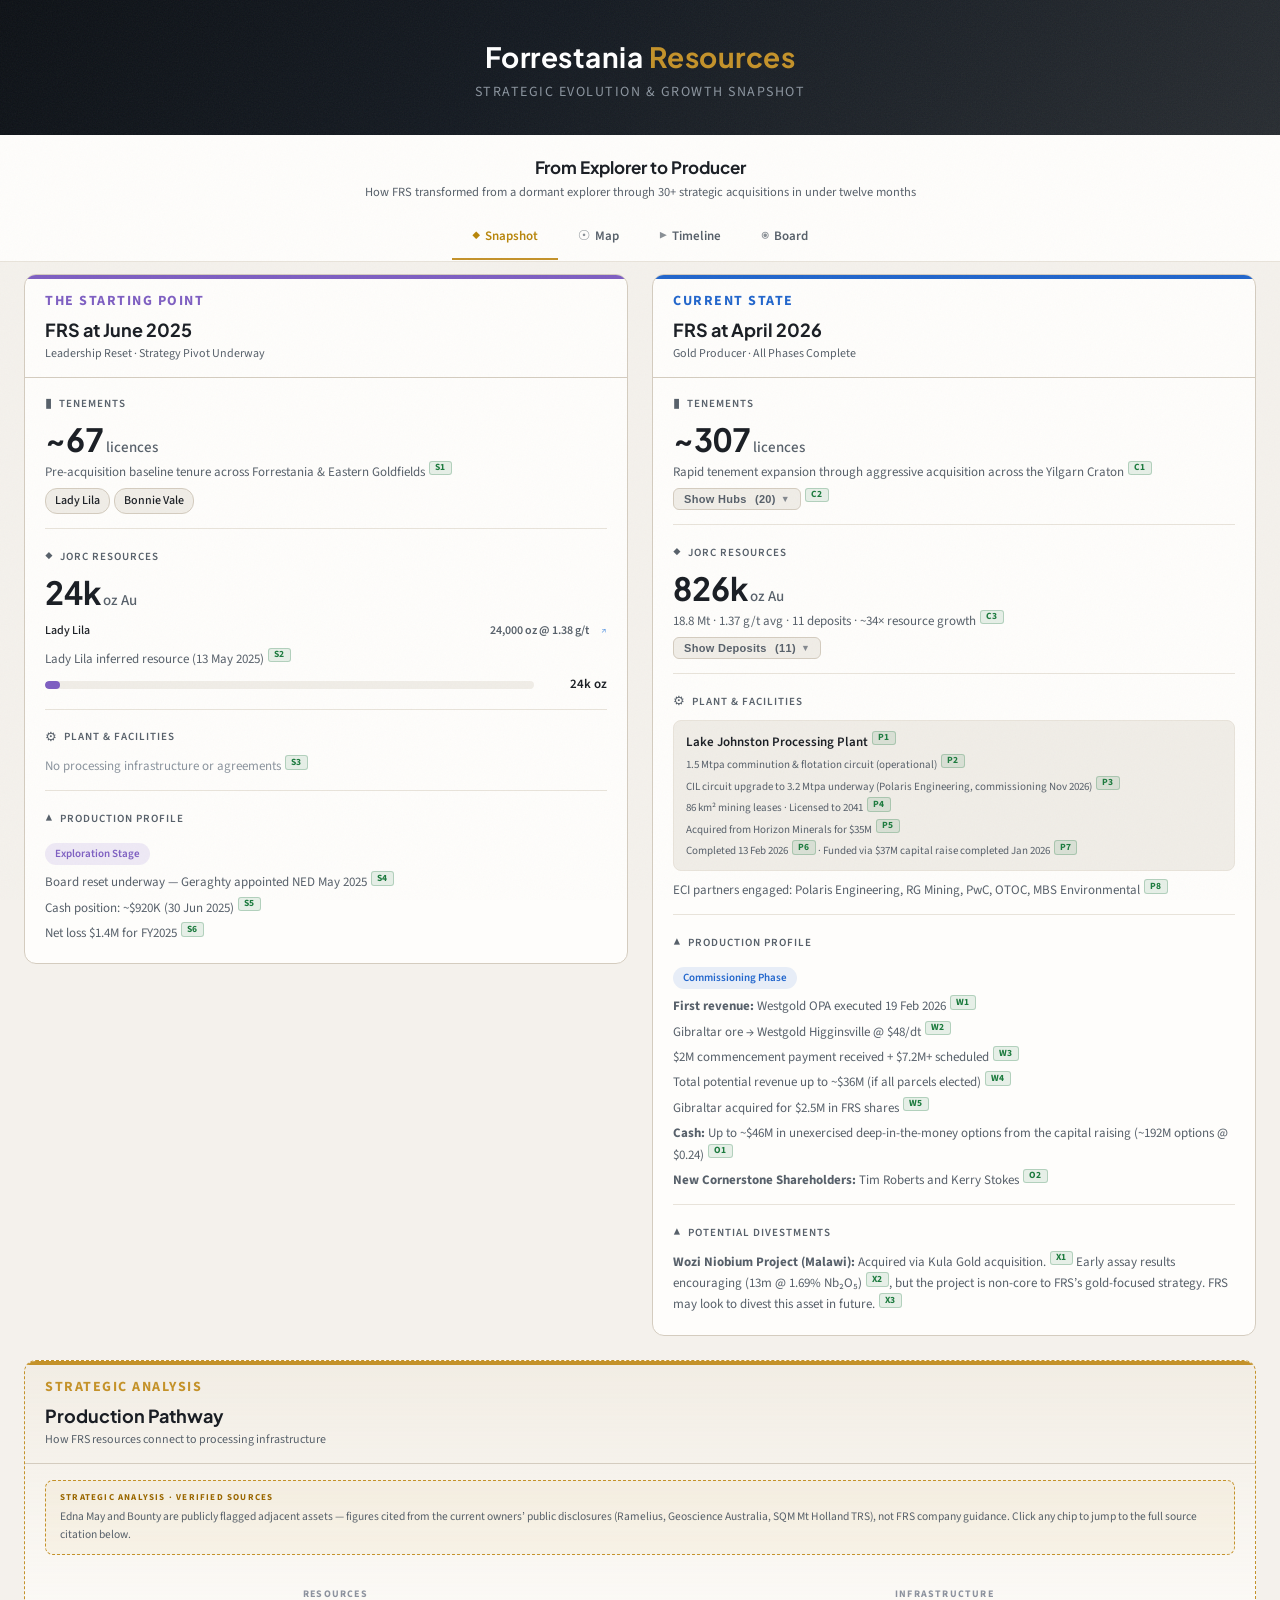
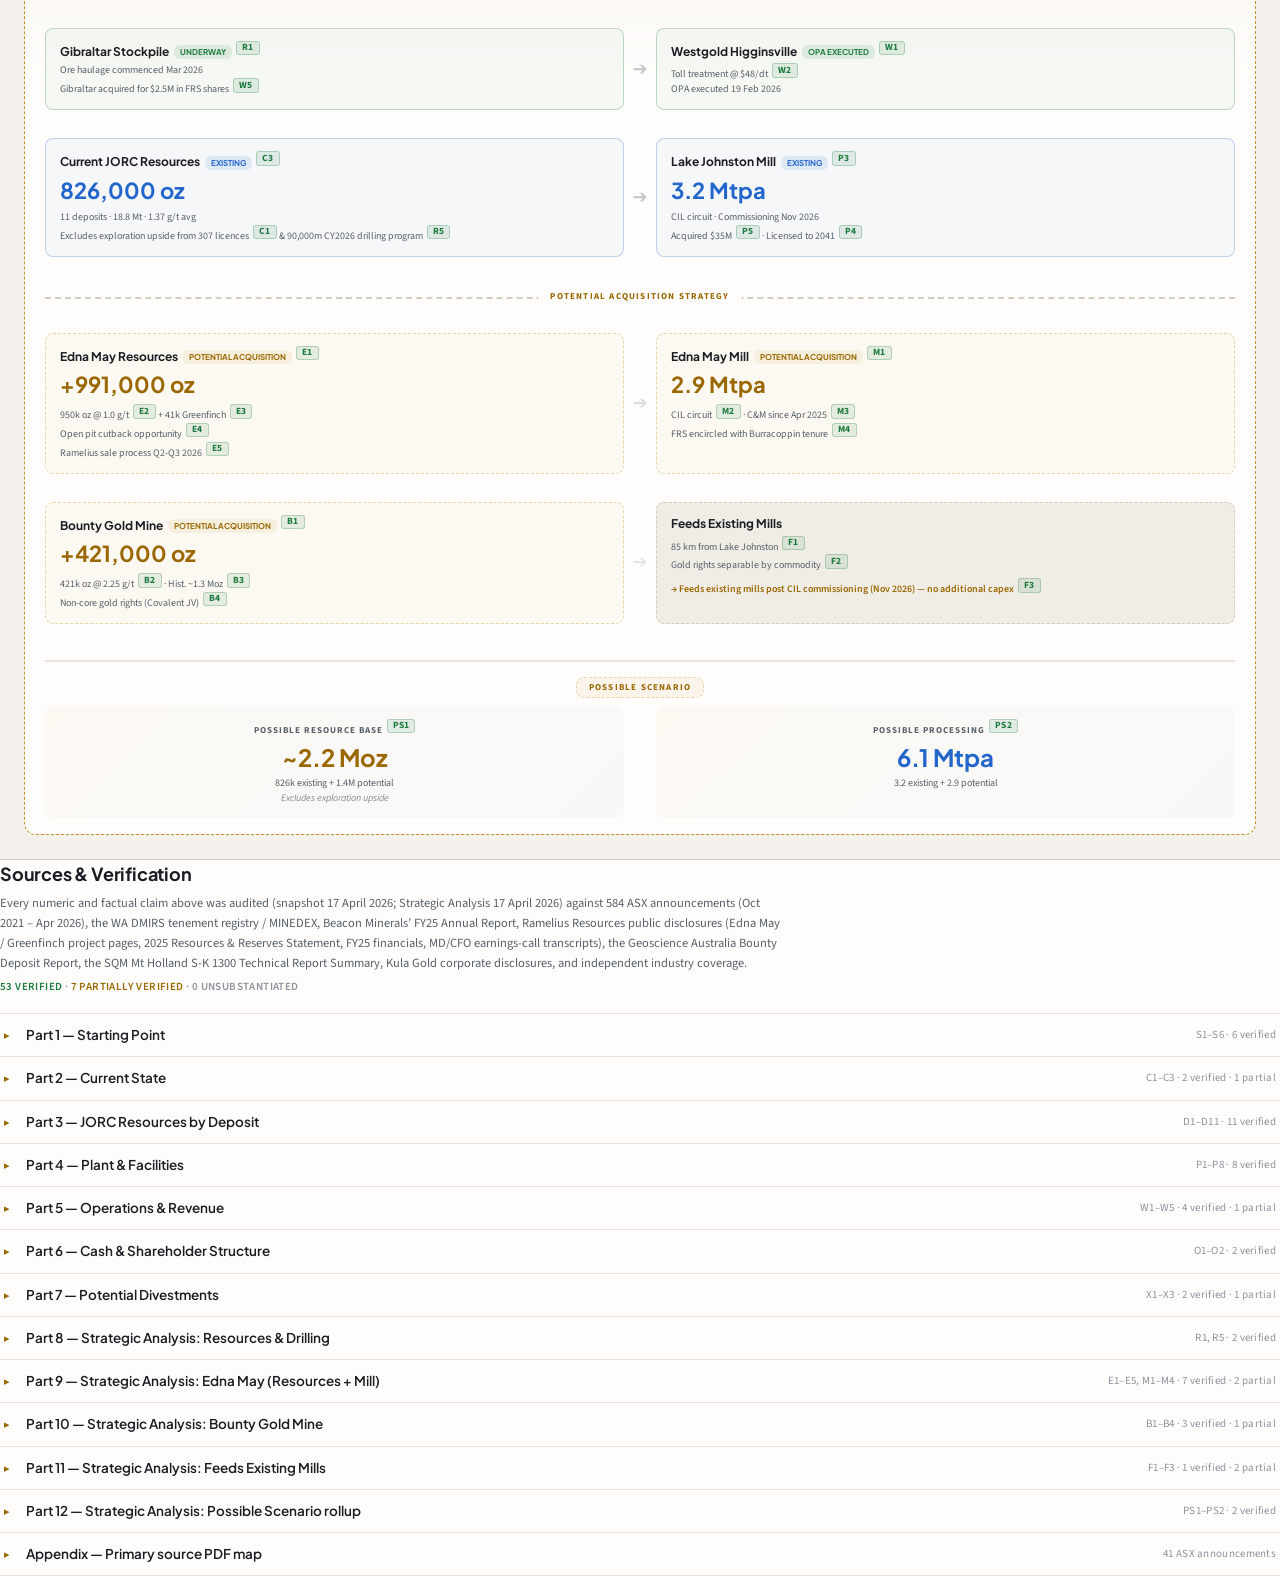
<file: frs_company_snapshot.html>
<!DOCTYPE html>
<html lang="en">
<head>
<meta charset="UTF-8">
<meta name="viewport" content="width=device-width, initial-scale=1.0">
<title>Forrestania Resources – Company Snapshot</title>
<script>document.documentElement.style.visibility='visible';</script>
<link rel="stylesheet" href="shared.css?v=20260417b">
<style>
html{height:100%}
body{
  background:var(--color-bg);
  min-height:100%;
  display:flex;
  flex-direction:column;
}

/* ── Header ── */
/* ── Geological texture on body ── */
body::after {
  content: '';position: fixed;inset: 0;pointer-events: none;z-index: 0;opacity: 0.03;
  background-image: url("data:image/svg+xml,%3Csvg viewBox='0 0 256 256' xmlns='http://www.w3.org/2000/svg'%3E%3Cfilter id='n'%3E%3CfeTurbulence type='fractalNoise' baseFrequency='0.65' numOctaves='4' stitchTiles='stitch'/%3E%3C/filter%3E%3Crect width='256' height='256' filter='url(%23n)' opacity='1'/%3E%3C/svg%3E");
  background-repeat: repeat;background-size: 256px 256px;
}
/* ── Card entrance animations ── */
.col-card { animation: fadeSlideUp 0.4s ease-out both; }
.col-card:nth-child(2) { animation-delay: 80ms; }
.col-card:nth-child(3) { animation-delay: 160ms; }
.col-card:nth-child(4) { animation-delay: 240ms; }
.col-card:nth-child(5) { animation-delay: 320ms; }
.page-header { animation: fadeSlideUp 0.5s ease-out both; }

.page-header{
  background:linear-gradient(135deg,var(--color-dark-bg) 0%,var(--color-dark-surface) 50%,var(--color-dark-elevated) 100%);
  color:#fff;
  padding:36px 40px 32px;
  text-align:center;
  position:relative;
  overflow:hidden;
}
.page-header::before{
  content:'';position:absolute;inset:0;pointer-events:none;opacity:0.05;
  background-image:url("data:image/svg+xml,%3Csvg viewBox='0 0 256 256' xmlns='http://www.w3.org/2000/svg'%3E%3Cfilter id='n'%3E%3CfeTurbulence type='fractalNoise' baseFrequency='0.8' numOctaves='3' stitchTiles='stitch'/%3E%3C/filter%3E%3Crect width='256' height='256' filter='url(%23n)' opacity='1'/%3E%3C/svg%3E");
  background-repeat:repeat;background-size:256px 256px;
}
.page-header::after{
  content:'';
  position:absolute;
  inset:0;
  background:linear-gradient(135deg,transparent 40%,rgba(196,146,42,0.06) 100%);
  pointer-events:none;
}
.page-header h1{
  font-size:28px;
  font-weight:700;
  letter-spacing:0.5px;
  margin-bottom:4px;
  position:relative;
  z-index:1;
}
.page-header h1 span{color:var(--color-gold)}
.page-header .subtitle{
  font-size:14px;
  color:var(--color-dark-text-secondary);
  font-weight:400;
  letter-spacing:1.5px;
  text-transform:uppercase;
  position:relative;
  z-index:1;
}

/* ── Section Label ── */
.section-label{
  text-align:center;
  padding:0;
}
.section-label h2{
  font-size:18px;
  font-weight:600;
  color:var(--color-text);
}
.section-label p{
  font-size:13px;
  color:var(--color-text-secondary);
  margin-top:2px;
}

/* ── Columns Grid ── */
.columns-wrapper{
  flex:1;
  padding:var(--space-3) var(--space-6) var(--space-6);
  overflow-x:auto;
}
.columns-grid{
  display:grid;
  grid-template-columns:repeat(2,1fr);
  gap:var(--space-6);
  max-width:1320px;
  margin:0 auto;
  min-width:520px;
  align-items:start;
}
/* ── Column Card ── */
.col-card{
  background:var(--color-surface);
  border:1px solid var(--color-border);
  border-radius:var(--radius-lg);
  overflow:hidden;
  display:flex;
  flex-direction:column;
  transition:box-shadow var(--transition-base);
}
.col-card:hover{
  box-shadow:var(--shadow-md);
}

/* Column header strip */
.col-header{
  padding:var(--space-4) var(--space-5) 14px;
  border-bottom:1px solid var(--color-border);
  position:relative;
}
.col-header::before{
  content:'';
  position:absolute;
  top:0;left:0;right:0;
  height:4px;
}
.col-card[data-phase="jun25"] .col-header::before{background:var(--color-phase-1)}
.col-card[data-phase="mar26"] .col-header::before{background:var(--color-phase-4)}
.col-card[data-phase="future"] .col-header::before{background:var(--color-gold)}

.col-header .phase-label{
  font-size:14px;
  font-weight:700;
  letter-spacing:1.5px;
  text-transform:uppercase;
  margin-bottom:4px;
}
.col-card[data-phase="jun25"] .phase-label{color:var(--color-phase-1)}
.col-card[data-phase="mar26"] .phase-label{color:var(--color-phase-4)}
.col-card[data-phase="future"] .phase-label{color:var(--color-gold)}

.col-header .col-title{
  font-size:18px;
  font-weight:700;
  color:var(--color-text);
}
.col-header .col-date{
  font-size:12px;
  color:var(--color-text-secondary);
  margin-top:2px;
}

/* Column body */
.col-body{
  padding:var(--space-4) var(--space-5) var(--space-5);
  flex:1;
  display:flex;
  flex-direction:column;
  gap:18px;
}

/* Phase-specific bar fills */
.col-card[data-phase="jun25"] .bar-fill{background:var(--color-phase-1)}
.col-card[data-phase="mar26"] .bar-fill{background:var(--color-phase-4)}
.col-card[data-phase="future"] .bar-fill{background:var(--color-gold)}

/* Future card spans full width and uses gold accent */
.col-card[data-phase="future"]{
  grid-column:1/-1;
  border-style:dashed;
  border-color:var(--color-gold);
  background:linear-gradient(180deg,rgba(196,146,42,0.04) 0%,var(--color-surface) 30%);
}

/* Production profile */
.production-stat{
  display:flex;
  align-items:baseline;
  gap:6px;
  margin-top:4px;
}
.production-stat .prod-value{
  font-family:var(--font-display);
  font-size:24px;
  font-weight:700;
  color:var(--color-text);
}
.production-stat .prod-unit{
  font-size:12px;
  color:var(--color-text-secondary);
}

/* Future placeholder styling */
.placeholder{
  border:2px dashed var(--color-border);
  border-radius:var(--radius-md);
  padding:var(--space-3);
  text-align:center;
  color:var(--color-text-muted);
  font-size:12px;
  font-style:italic;
  background:repeating-linear-gradient(
    -45deg,
    transparent,
    transparent 8px,
    rgba(212,204,191,0.15) 8px,
    rgba(212,204,191,0.15) 16px
  );
}


/* Cash stat */
.cash-stat{
  display:flex;
  align-items:baseline;
  gap:4px;
  margin-top:4px;
}
.cash-stat .cash-value{
  font-family:var(--font-display);
  font-size:20px;
  font-weight:700;
  color:var(--color-text);
}
.cash-stat .cash-label{
  font-size:12px;
  color:var(--color-text-secondary);
}

/* ── Bottom Nav ── */
/* ── Integrated Page Nav ── */
.page-nav-strip{
  background:var(--color-surface);
  border-bottom:1px solid var(--color-border-subtle);
  padding:20px var(--space-6) 0;
  text-align:center;
}
.page-nav-strip .nav-headline{
  font-family:var(--font-display);
  font-size:17px;
  font-weight:700;
  color:var(--color-text);
  margin-bottom:3px;
}
.page-nav-strip .nav-subline{
  font-size:12.5px;
  color:var(--color-text-secondary);
  margin-bottom:16px;
  line-height:1.4;
}
.page-nav-tabs{
  display:inline-flex;
  gap:0;
  border-bottom:2px solid transparent;
}
.page-nav-tab{
  display:inline-flex;
  align-items:center;
  gap:5px;
  padding:9px 20px 11px;
  font-family:var(--font-body);
  font-size:13px;
  font-weight:600;
  color:var(--color-text-secondary);
  text-decoration:none;
  border-bottom:2px solid transparent;
  margin-bottom:-1px;
  transition:color 0.15s, border-color 0.15s;
  white-space:nowrap;
}
.page-nav-tab:hover{
  color:var(--color-text);
  border-bottom-color:var(--color-border);
}
.page-nav-tab.active{
  color:var(--color-gold-border);
  border-bottom-color:var(--color-gold);
}
.page-nav-tab .tab-icon{
  font-size:14px;
  opacity:0.7;
}
.page-nav-tab.active .tab-icon{
  opacity:1;
}

/* ── Strategy Cards ── */
.strategy-content{
  display:grid;
  grid-template-columns:repeat(3,1fr);
  gap:var(--space-4);
}
.strategy-card{
  background:var(--color-surface);
  border:1px solid var(--color-border);
  border-radius:10px;
  padding:var(--space-5);
  transition:box-shadow var(--transition-base);
}
.strategy-card:hover{
  box-shadow:var(--shadow-md);
}
.strategy-phase{
  font-family:var(--font-display);
  font-size:13px;
  font-weight:700;
  color:var(--color-phase-4);
  text-transform:uppercase;
  letter-spacing:0.5px;
  margin-bottom:var(--space-2);
}
.strategy-detail{
  font-size:13px;
  color:var(--color-text-secondary);
  line-height:1.5;
}

/* ── Toggle Button ── */
.toggle-btn{
  display:inline-flex;
  align-items:center;
  gap:5px;
  background:var(--color-surface-secondary,#f6f5f2);
  border:1px solid var(--color-border);
  border-radius:6px;
  padding:4px 10px;
  font-size:11px;
  font-weight:600;
  color:var(--color-text-secondary);
  cursor:pointer;
  margin-top:6px;
  transition:background 0.15s,color 0.15s,border-color 0.15s;
  letter-spacing:0.3px;
}
.toggle-btn:hover{
  background:var(--color-border);
  color:var(--color-text);
}
.toggle-btn.open{
  color:var(--color-phase-4,#1B4D8E);
  border-color:var(--color-phase-4,#1B4D8E);
  background:rgba(34,102,204,0.05);
}
.toggle-arrow{
  font-size:9px;
  opacity:0.7;
  transition:transform 0.2s;
}
.toggle-btn.open .toggle-arrow{
  transform:rotate(180deg);
}
.collapsible{
  margin-top:6px;
}

/* ── Responsive ── */
@media(max-width:960px){
  .columns-grid{
    grid-template-columns:1fr;
    min-width:0;
  }
  .strategy-content{grid-template-columns:1fr}
  .page-header{padding:24px 20px 20px}
  .page-header h1{font-size:22px}
  .columns-wrapper{padding:12px 12px 20px}
  .page-nav-tabs{overflow-x:auto;-webkit-overflow-scrolling:touch;max-width:100%;justify-content:flex-start;padding:0 8px}
  .page-nav-tab{padding:8px 14px 10px;font-size:12px}
}

/* ── Mobile: Header fix ── */
@media(max-width:768px){
  .page-header{
    padding:20px 16px !important;
    display:flex;
    flex-direction:column;
    align-items:center;
    gap:8px;
  }
  .page-header img{
    position:static !important;
    max-height:24px !important;
    width:auto !important;
    margin-bottom:4px;
  }
  .page-header h1{
    font-size:20px !important;
  }
  .page-header .subtitle{
    font-size:11px;
    letter-spacing:1px;
  }

  /* ── Mobile: Flow diagram rows → vertical stack ── */
  .flow-row {
    display:flex !important;
    flex-direction:column !important;
    gap:0 !important;
  }
  /* Hide the column headers row (RESOURCES / INFRASTRUCTURE / PRODUCTION) */
  .flow-col-headers {
    display:none !important;
  }
  /* Arrow separators: point downward */
  .flow-arrow {
    padding:4px 0 !important;
    transform:rotate(90deg);
    height:28px;
    flex-shrink:0;
  }
  /* Possible Scenario summary grid → vertical */
  .flow-scenario-grid {
    display:flex !important;
    flex-direction:column !important;
    gap:8px !important;
  }
  /* Hide empty spacer divs in scenario summary and flow rows */
  .flow-scenario-grid > div:empty,
  .flow-row > div:empty {
    display:none !important;
  }
}

/* ── Small mobile: Strategy cards ── */
@media(max-width:480px){
  .strategy-content{
    grid-template-columns:1fr !important;
  }
  .strategy-card{
    padding:var(--space-3) !important;
  }
}

/* ── Auth gate overlay ── */
#auth-gate{
  position:fixed;
  inset:0;
  z-index:9999;
  background:var(--color-bg);
  display:flex;
  align-items:center;
  justify-content:center;
  flex-direction:column;
  gap:var(--space-4);
}
#auth-gate p{
  font-size:15px;
  color:var(--color-text-secondary);
}
#auth-gate a{
  color:var(--color-phase-4);
  font-weight:600;
  text-decoration:none;
}
#auth-gate a:hover{text-decoration:underline}

/* ── Citation chips & Sources section ── */
.cite{display:inline-block;font-size:9.5px;font-weight:700;font-family:var(--font-body);vertical-align:super;line-height:1;margin-left:4px;letter-spacing:0.3px}
.cite a{display:inline-block;padding:1.5px 5px;border-radius:3px;background:rgba(27,122,61,0.1);color:var(--color-success);text-decoration:none;border:1px solid rgba(27,122,61,0.25);transition:background 0.12s,border-color 0.12s}
.cite a:hover{background:rgba(27,122,61,0.18);border-color:rgba(27,122,61,0.5)}

.col3-disclaimer{border:1px dashed var(--color-gold);background:rgba(196,146,42,0.06);border-radius:8px;padding:10px 14px;margin-bottom:14px}
.col3-disclaimer .lbl{font-size:9px;font-weight:700;letter-spacing:1.2px;text-transform:uppercase;color:var(--color-gold-text);margin-bottom:4px}
.col3-disclaimer .body{font-size:11.5px;line-height:1.55;color:var(--color-text-secondary)}

.sources-section{background:var(--color-surface);border-top:1px solid var(--color-border);padding:var(--space-6) var(--space-6) var(--space-7);scroll-margin-top:80px}
.sources-section .src-inner{max-width:1320px;margin:0 auto}
.sources-section .src-head{margin-bottom:18px}
.sources-section h2{font-family:var(--font-display);font-size:18px;font-weight:700;color:var(--color-text);margin-bottom:6px;letter-spacing:-0.2px}
.sources-section .src-summary{font-size:12.5px;color:var(--color-text-secondary);line-height:1.6;margin-bottom:6px;max-width:780px}
.sources-section .src-counts{font-size:11px;color:var(--color-text-muted);letter-spacing:0.4px;text-transform:uppercase;font-weight:600}
.sources-section .src-counts .verified-num{color:var(--color-success)}
.sources-section .src-counts .partial-num{color:var(--color-gold-text)}
.sources-section details{border-top:1px solid var(--color-border-subtle);padding:0}
.sources-section details:last-of-type{border-bottom:1px solid var(--color-border-subtle)}
.sources-section summary{cursor:pointer;padding:11px 4px;font-family:var(--font-display);font-size:13.5px;font-weight:600;color:var(--color-text);list-style:none;display:flex;align-items:center;gap:10px}
.sources-section summary::-webkit-details-marker{display:none}
.sources-section summary::before{content:'\25B8';font-size:11px;color:var(--color-gold-text);transition:transform 0.15s;display:inline-block;width:12px}
.sources-section details[open] summary::before{transform:rotate(90deg)}
.sources-section summary .src-part-meta{margin-left:auto;font-size:11px;font-weight:400;color:var(--color-text-muted);letter-spacing:0.3px;font-family:var(--font-body)}
.sources-section summary:hover{color:var(--color-gold-text)}
.cite-entry{padding:11px 6px 13px 24px;border-top:1px dashed var(--color-border-subtle);display:grid;grid-template-columns:42px 1fr;gap:10px;align-items:start;scroll-margin-top:90px}
.cite-entry:first-of-type{border-top:none}
.cite-entry:target{background:rgba(27,122,61,0.08);border-radius:6px;outline:1px solid rgba(27,122,61,0.35);padding-left:18px}
.cite-entry .ce-id{font-size:11.5px;font-weight:700;color:var(--color-success);font-family:var(--font-body);letter-spacing:0.5px;padding-top:1px}
.cite-entry .ce-claim{font-size:12.5px;color:var(--color-text);line-height:1.55;margin-bottom:6px}
.cite-entry .ce-verdict{display:inline-block;font-size:9px;font-weight:700;letter-spacing:0.6px;text-transform:uppercase;padding:2px 7px;border-radius:3px;margin-left:6px;vertical-align:1px}
.cite-entry .ce-verdict.full{background:rgba(27,122,61,0.12);color:var(--color-success);border:1px solid rgba(27,122,61,0.3)}
.cite-entry .ce-verdict.partial{background:rgba(196,146,42,0.12);color:var(--color-gold-text);border:1px solid rgba(196,146,42,0.35)}
.cite-entry .ce-srcs{display:flex;flex-wrap:wrap;gap:4px}
.cite-entry .ce-srcs a{display:inline-block;font-size:11px;color:var(--color-ui-blue-light);text-decoration:none;font-weight:500;padding:3px 9px;border:1px solid rgba(88,166,255,0.3);border-radius:4px;transition:all 0.15s}
.cite-entry .ce-srcs a:hover{color:#fff;background:rgba(88,166,255,0.15);border-color:rgba(88,166,255,0.5)}
.cite-entry .ce-srcs a::after{content:' \2197';opacity:0.7;font-size:10px}

.appendix-table{width:100%;border-collapse:collapse;font-size:11.5px;margin-top:8px}
.appendix-table th,.appendix-table td{text-align:left;padding:6px 10px;border-bottom:1px dashed var(--color-border-subtle)}
.appendix-table th{background:var(--color-surface-secondary);font-weight:600;color:var(--color-text-secondary);font-size:10.5px;letter-spacing:0.4px;text-transform:uppercase}
.appendix-table td.idsId{font-family:'SF Mono',Menlo,Consolas,monospace;color:var(--color-text-secondary);font-size:11px}
.appendix-table td a{color:var(--color-ui-blue-light);text-decoration:none}
.appendix-table td a:hover{text-decoration:underline}

@media(max-width:600px){
  .cite-entry{grid-template-columns:32px 1fr;gap:8px;padding:10px 4px 12px 14px}
  .cite-entry:target{padding-left:10px}
  .sources-section{padding:var(--space-5) var(--space-3) var(--space-6)}
  .sources-section h2{font-size:16px}
  .sources-section summary{font-size:12.5px}
  .appendix-table{font-size:10.5px}
  .appendix-table th,.appendix-table td{padding:5px 6px}
}
</style>
</head>
<body>

<!-- Auth gate (shown if not logged in) -->
<div id="auth-gate" style="display:none">
  <p>Please register to view this content.</p>
  <a href="frs_tenement_timeline_map.html">Go to Registration</a>
</div>

<!-- Header -->
<header class="page-header">
  <h1>Forrestania <span>Resources</span></h1>
  <div class="subtitle">Strategic Evolution &amp; Growth Snapshot</div>
</header>

<!-- Navigation -->
<div class="page-nav-strip">
  <div class="nav-headline">From Explorer to Producer</div>
  <div class="nav-subline">How FRS transformed from a dormant explorer through 30+ strategic acquisitions in under twelve months</div>
  <nav class="page-nav-tabs">
    <a class="page-nav-tab active" href="frs_company_snapshot.html"><span class="tab-icon">&#9670;</span> Snapshot</a>
    <a class="page-nav-tab" href="frs_tenement_timeline_map.html?view=map"><span class="tab-icon">&#9737;</span> Map</a>
    <a class="page-nav-tab" href="frs_tenement_timeline_map.html?view=timeline"><span class="tab-icon">&#9654;</span> Timeline</a>
    <a class="page-nav-tab" href="frs_board_profiles.html"><span class="tab-icon">&#9673;</span> Board</a>
    <!-- <a class="page-nav-tab" href="frs_peer_comps.html"><span class="tab-icon">&#9878;</span> Comparables</a> -->
  </nav>
</div>

<!-- Columns -->
<div class="columns-wrapper">
<div class="columns-grid">

  <!-- ─── Column 1: FRS at June 2025 ─── -->
  <div class="col-card" data-phase="jun25">
    <div class="col-header">
      <div class="phase-label">The Starting Point</div>
      <div class="col-title">FRS at June 2025</div>
      <div class="col-date">Leadership Reset &middot; Strategy Pivot Underway</div>
    </div>
    <div class="col-body">

      <div class="metric-section">
        <div class="section-title"><span class="icon">&#9646;</span> Tenements</div>
        <div class="big-stat">~67<span class="unit">licences</span></div>
        <div class="stat-detail">Pre-acquisition baseline tenure across Forrestania &amp; Eastern Goldfields<sup class="cite"><a href="#cite-S1" title="WA DMIRS / MINEDEX (authoritative)">S1</a></sup></div>
        <div class="tag-list">
          <span class="tag">Lady Lila</span>
          <span class="tag">Bonnie Vale</span>
        </div>
      </div>

      <div class="metric-section">
        <div class="section-title"><span class="icon">&#9670;</span> JORC Resources</div>
        <div class="big-stat">24k<span class="unit">oz Au</span></div>
        <div class="resource-list">
          <div class="resource-item"><span class="res-name">Lady Lila</span><span class="res-oz">24,000 oz @ 1.38 g/t</span><a href="https://www.asx.com.au/asx/v2/statistics/displayAnnouncement.do?display=pdf&idsId=02947656" target="_blank" rel="noopener" style="font-size:9px;color:var(--color-ui-blue-light);text-decoration:none;margin-left:4px">&#8599;</a></div>
        </div>
        <div class="stat-detail">Lady Lila inferred resource (13 May 2025)<sup class="cite"><a href="#cite-S2" title="HotCopper thread">S2</a></sup></div>
        <div class="resource-bar">
          <div class="bar-track"><div class="bar-fill" style="width:3%"></div></div>
          <div class="bar-label">24k oz</div>
        </div>
      </div>

      <div class="metric-section">
        <div class="section-title"><span class="icon">&#9881;</span> Plant &amp; Facilities</div>
        <div class="stat-detail" style="color:#8b949e">No processing infrastructure or agreements<sup class="cite"><a href="#cite-S3" title="Annual Report (FY25) — idsId 03002818">S3</a></sup></div>
      </div>

      <div class="metric-section">
        <div class="section-title"><span class="icon">&#9650;</span> Production Profile</div>
        <span class="status-badge exploration">Exploration Stage</span>
        <div class="stat-detail" style="margin-top:6px">Board reset underway &mdash; Geraghty appointed NED May 2025<sup class="cite"><a href="#cite-S4" title="Mining Executive Joins Board — idsId 02948887">S4</a></sup></div>
        <div class="stat-detail">Cash position: ~$920K (30 Jun 2025)<sup class="cite"><a href="#cite-S5" title="Annual Report (FY25) — idsId 03002818">S5</a></sup></div>
        <div class="stat-detail">Net loss $1.4M for FY2025<sup class="cite"><a href="#cite-S6" title="Annual Report (FY25) — idsId 03002818">S6</a></sup></div>
      </div>

    </div>
  </div>

  <!-- ─── Column 2: FRS at March 2026 ─── -->
  <div class="col-card" data-phase="mar26">
    <div class="col-header">
      <div class="phase-label">Current State</div>
      <div class="col-title">FRS at April 2026</div>
      <div class="col-date">Gold Producer &middot; All Phases Complete</div>
    </div>
    <div class="col-body">

      <div class="metric-section">
        <div class="section-title"><span class="icon">&#9646;</span> Tenements</div>
        <div class="big-stat">~307<span class="unit">licences</span></div>
        <div class="stat-detail">Rapid tenement expansion through aggressive acquisition across the Yilgarn Craton<sup class="cite"><a href="#cite-C1" title="WA DMIRS / MINEDEX (authoritative)">C1</a></sup></div>
        <button class="toggle-btn" data-label="Show Hubs" onclick="toggleSection(this,'hubs-apr26')">
          <span class="toggle-label">Show Hubs</span><span class="toggle-count"> &nbsp;(20)</span><span class="toggle-arrow"> ▼</span>
        </button><sup class="cite"><a href="#cite-C2" title="Half Yearly Report — idsId 03071293">C2</a></sup>
        <div class="collapsible" id="hubs-apr26" style="display:none">
          <div class="tag-list">
            <span class="tag">Lady Magdalene</span>
            <span class="tag">Lady Ada</span>
            <span class="tag">British Hill</span>
            <span class="tag">North Ironcap</span>
            <span class="tag">Burracoppin</span>
            <span class="tag">Bonnie Vale</span>
            <span class="tag">Ada Ann</span>
            <span class="tag">Lady Lila</span>
            <span class="tag">Mt Palmer</span>
            <span class="tag">Gibraltar</span>
            <span class="tag">MacPhersons Reward</span>
            <span class="tag">Jaurdi Hill</span>
            <span class="tag">Mt Dimer</span>
            <span class="tag">Johnson Range</span>
            <span class="tag">Karonie</span>
            <span class="tag">Lake Rebecca</span>
            <span class="tag">Laverton</span>
            <span class="tag">Forrestania Hub</span>
            <span class="tag">Eastern Goldfields Hub</span>
            <span class="tag">Lake Johnston</span>
          </div>
        </div>
      </div>

      <div class="metric-section">
        <div class="section-title"><span class="icon">&#9670;</span> JORC Resources</div>
        <div class="big-stat">826k<span class="unit">oz Au</span></div>
        <div class="stat-detail">18.8 Mt &middot; 1.37 g/t avg &middot; 11 deposits &middot; ~34&times; resource growth<sup class="cite"><a href="#cite-C3" title="Aggregation of D1–D11 below">C3</a></sup></div>
        <button class="toggle-btn" data-label="Show Deposits" onclick="toggleSection(this,'resources-apr26')">
          <span class="toggle-label">Show Deposits</span><span class="toggle-count"> &nbsp;(11)</span><span class="toggle-arrow"> ▼</span>
        </button>
        <div class="collapsible" id="resources-apr26" style="display:none">
        <div class="resource-list">
          <div class="resource-item"><span class="res-name">Lady Magdalene <span class="tag" style="font-size:9px;padding:1px 5px;border-color:#d29922;color:#9a6700">Option</span></span><span class="res-oz">237k oz @ 1.32 g/t</span><a href="https://www.asx.com.au/asx/v2/statistics/displayAnnouncement.do?display=pdf&idsId=02978776" target="_blank" rel="noopener" style="font-size:9px;color:var(--color-ui-blue-light);text-decoration:none;margin-left:4px">&#8599;</a><sup class="cite"><a href="#cite-D1" title="Option for Major Gold Project Acquisition — idsId 02978776">D1</a></sup></div>
          <div class="resource-item"><span class="res-name">North Ironcap <span class="tag" style="font-size:9px;padding:1px 5px;border-color:var(--color-success);color:var(--color-success)">FRS Owned</span></span><span class="res-oz">106k oz @ 1.37 g/t</span><a href="https://www.asx.com.au/asx/v2/statistics/displayAnnouncement.do?display=pdf&idsId=02980414" target="_blank" rel="noopener" style="font-size:9px;color:var(--color-ui-blue-light);text-decoration:none;margin-left:4px">&#8599;</a><sup class="cite"><a href="#cite-D3" title="FRS Agrees to Acquire North Ironcap — idsId 02980414">D3</a></sup></div>
          <div class="resource-item"><span class="res-name">Karonie <span class="tag" style="font-size:9px;padding:1px 5px;border-color:#f0883e;color:#bc4c00">Pending</span></span><span class="res-oz">111k oz @ 1.20 g/t</span><a href="https://www.asx.com.au/asx/v2/statistics/displayAnnouncement.do?display=pdf&idsId=03070645" target="_blank" rel="noopener" style="font-size:9px;color:var(--color-ui-blue-light);text-decoration:none;margin-left:4px">&#8599;</a><sup class="cite"><a href="#cite-D4" title="Eastern Goldfields Hub replacement — idsId 03076463">D4</a></sup></div>
          <div class="resource-item"><span class="res-name">Johnson Range <span class="tag" style="font-size:9px;padding:1px 5px;border-color:var(--color-success);color:var(--color-success)">FRS Owned</span></span><span class="res-oz">104k oz @ 2.26 g/t</span><a href="https://www.asx.com.au/asx/v2/statistics/displayAnnouncement.do?display=pdf&idsId=03075506" target="_blank" rel="noopener" style="font-size:9px;color:var(--color-ui-blue-light);text-decoration:none;margin-left:4px">&#8599;</a><sup class="cite"><a href="#cite-D5" title="Johnson Range MRE — idsId 03075506">D5</a></sup></div>
          <div class="resource-item"><span class="res-name">Burracoppin <span class="tag" style="font-size:9px;padding:1px 5px;border-color:var(--color-success);color:var(--color-success)">FRS Owned</span></span><span class="res-oz">83k oz @ 1.20 g/t</span><a href="https://www.asx.com.au/asx/v2/statistics/displayAnnouncement.do?display=pdf&idsId=02994408" target="_blank" rel="noopener" style="font-size:9px;color:var(--color-ui-blue-light);text-decoration:none;margin-left:4px">&#8599;</a><sup class="cite"><a href="#cite-D6" title="FRS Acquires Burracoppin — idsId 02994408">D6</a></sup></div>
          <div class="resource-item"><span class="res-name">Lady Ada <span class="tag" style="font-size:9px;padding:1px 5px;border-color:#d29922;color:#9a6700">Option</span></span><span class="res-oz">60k oz @ 1.39 g/t</span><a href="https://www.asx.com.au/asx/v2/statistics/displayAnnouncement.do?display=pdf&idsId=02978776" target="_blank" rel="noopener" style="font-size:9px;color:var(--color-ui-blue-light);text-decoration:none;margin-left:4px">&#8599;</a><sup class="cite"><a href="#cite-D2" title="Option for Major Gold Project Acquisition — idsId 02978776">D2</a></sup></div>
          <div class="resource-item"><span class="res-name">British Hill <span class="tag" style="font-size:9px;padding:1px 5px;border-color:var(--color-success);color:var(--color-success)">FRS Owned</span></span><span class="res-oz">55k oz @ 1.66 g/t</span><a href="https://www.asx.com.au/asx/v2/statistics/displayAnnouncement.do?display=pdf&idsId=02975789" target="_blank" rel="noopener" style="font-size:9px;color:var(--color-ui-blue-light);text-decoration:none;margin-left:4px">&#8599;</a><sup class="cite"><a href="#cite-D7" title="FRS Agree to Acquire British Hill — idsId 02975789">D7</a></sup></div>
          <div class="resource-item"><span class="res-name">Lady Lila <span class="tag" style="font-size:9px;padding:1px 5px;border-color:var(--color-success);color:var(--color-success)">FRS Owned</span></span><span class="res-oz">41k oz @ 1.03 g/t</span><a href="https://www.asx.com.au/asx/v2/statistics/displayAnnouncement.do?display=pdf&idsId=02993900" target="_blank" rel="noopener" style="font-size:9px;color:var(--color-ui-blue-light);text-decoration:none;margin-left:4px">&#8599;</a><sup class="cite"><a href="#cite-D8" title="Lady Lila Drilling Results & Upgraded MRE — idsId 02993900">D8</a></sup></div>
          <div class="resource-item"><span class="res-name">MacPhersons Reward <span class="tag" style="font-size:9px;padding:1px 5px;border-color:var(--color-success);color:var(--color-success)">FRS Owned</span></span><span class="res-oz">15k oz @ 1.51 g/t</span><a href="https://www.asx.com.au/asx/v2/statistics/displayAnnouncement.do?display=pdf&idsId=03060387" target="_blank" rel="noopener" style="font-size:9px;color:var(--color-ui-blue-light);text-decoration:none;margin-left:4px">&#8599;</a><sup class="cite"><a href="#cite-D9" title="Beacon Minerals 2025 Annual Report (Table 2, p.67)">D9</a></sup></div>
          <div class="resource-item"><span class="res-name">Ada Ann <span class="tag" style="font-size:9px;padding:1px 5px;border-color:var(--color-success);color:var(--color-success)">FRS Owned</span></span><span class="res-oz">12k oz @ 1.67 g/t</span><a href="https://www.asx.com.au/asx/v2/statistics/displayAnnouncement.do?display=pdf&idsId=02981333" target="_blank" rel="noopener" style="font-size:9px;color:var(--color-ui-blue-light);text-decoration:none;margin-left:4px">&#8599;</a><sup class="cite"><a href="#cite-D10" title="Maiden Ada Ann MRE — idsId 02981276">D10</a></sup></div>
          <div class="resource-item"><span class="res-name">Mt Palmer (tailings) <span class="tag" style="font-size:9px;padding:1px 5px;border-color:#656d76;color:#656d76">Minority</span></span><span class="res-oz">2k oz @ 0.63 g/t</span><a href="https://announcements.asx.com.au/asxpdf/20250728/pdf/06m6fxl448z5g1.pdf" target="_blank" rel="noopener" style="font-size:9px;color:var(--color-ui-blue-light);text-decoration:none;margin-left:4px">&#8599;</a><sup class="cite"><a href="#cite-D11" title="Kula Gold maiden resource (28 Jul 2025)">D11</a></sup></div>
        </div>
        <div class="resource-bar">
          <div class="bar-track"><div class="bar-fill" style="width:100%"></div></div>
          <div class="bar-label">826k oz</div>
        </div>
        <div class="stat-detail" style="margin-top:4px">+ Gibraltar, Jaurdi Hill, Mt Palmer (underground) at resource-definition stage</div>
        </div><!-- /collapsible resources-apr26 -->
      </div>

      <div class="metric-section">
        <div class="section-title"><span class="icon">&#9881;</span> Plant &amp; Facilities</div>
        <div class="plant-card">
          <div class="plant-name">Lake Johnston Processing Plant<sup class="cite"><a href="#cite-P1" title="Executed Sale Agreement — idsId 03046405">P1</a></sup></div>
          <div class="plant-detail">1.5 Mtpa comminution &amp; flotation circuit (operational)<sup class="cite"><a href="#cite-P2" title="Mining.com.au (16 Feb 2026)">P2</a></sup></div>
          <div class="plant-detail">CIL circuit upgrade to 3.2 Mtpa underway (Polaris Engineering, commissioning Nov 2026)<sup class="cite"><a href="#cite-P3" title="Polaris Appointed to Deliver CIL Plant — idsId 03076497">P3</a></sup></div>
          <div class="plant-detail">86 km&sup2; mining leases &middot; Licensed to 2041<sup class="cite"><a href="#cite-P4" title="Mining.com.au (16 Feb 2026)">P4</a></sup></div>
          <div class="plant-detail">Acquired from Horizon Minerals for $35M<sup class="cite"><a href="#cite-P5" title="HRZ: Divest Lake Johnston for $35M — idsId 03025775">P5</a></sup></div>
          <div class="plant-detail">Completed 13 Feb 2026<sup class="cite"><a href="#cite-P6" title="HRZ: Lake Johnston Divestment Completed — idsId 03060294">P6</a></sup> &middot; Funded via $37M capital raise completed Jan 2026<sup class="cite"><a href="#cite-P7" title="FRS – Placement Completed and SPP Upscaled — idsId 03050863">P7</a></sup></div>
        </div>
        <div class="stat-detail" style="margin-top:8px">ECI partners engaged: Polaris Engineering, RG Mining, PwC, OTOC, MBS Environmental<sup class="cite"><a href="#cite-P8" title="Executed Sale Agreement — idsId 03046405">P8</a></sup></div>
      </div>

      <div class="metric-section">
        <div class="section-title"><span class="icon">&#9650;</span> Production Profile</div>
        <span class="status-badge commissioning">Commissioning Phase</span>
        <div class="stat-detail" style="margin-top:6px"><strong>First revenue:</strong> Westgold OPA executed 19 Feb 2026<sup class="cite"><a href="#cite-W1" title="Ore Purchase Agreement — idsId 03062336">W1</a></sup></div>
        <div class="stat-detail">Gibraltar ore &rarr; Westgold Higginsville @ $48/dt<sup class="cite"><a href="#cite-W2" title="Ore Purchase Agreement — idsId 03062336">W2</a></sup></div>
        <div class="stat-detail">$2M commencement payment received + $7.2M+ scheduled<sup class="cite"><a href="#cite-W3" title="Ore Purchase Agreement — idsId 03062336">W3</a></sup></div>
        <div class="stat-detail">Total potential revenue up to ~$36M (if all parcels elected)<sup class="cite"><a href="#cite-W4" title="Ore Purchase Agreement — idsId 03062336">W4</a></sup></div>
        <div class="stat-detail">Gibraltar acquired for $2.5M in FRS shares<sup class="cite"><a href="#cite-W5">W5</a></sup></div>
        <div class="stat-detail" style="margin-top:6px"><strong>Cash:</strong> Up to ~$46M in unexercised deep-in-the-money options from the capital raising (~192M options @ $0.24)<sup class="cite"><a href="#cite-O1" title="FRS Options Prospectus — idsId 03053672">O1</a></sup></div>
        <div class="stat-detail"><strong>New Cornerstone Shareholders:</strong> Tim Roberts and Kerry Stokes<sup class="cite"><a href="#cite-O2" title="Form 603 — Tim Roberts — idsId 03050603">O2</a></sup></div>
      </div>

      <div class="metric-section">
        <div class="section-title"><span class="icon">&#9650;</span> Potential Divestments</div>
        <div class="stat-detail" style="margin-top:6px"><strong>Wozi Niobium Project (Malawi):</strong> Acquired via Kula Gold acquisition.<sup class="cite"><a href="#cite-X1" title="Kula Bid Implementation Deed — idsId 03009216">X1</a></sup> Early assay results encouraging (13m @ 1.69% Nb&#x2082;O&#x2085;)<sup class="cite"><a href="#cite-X2" title="High-Grade Niobium Results at Wozi — idsId 03077026">X2</a></sup>, but the project is non-core to FRS&rsquo;s gold-focused strategy. FRS may look to divest this asset in future.<sup class="cite"><a href="#cite-X3" title="High-Grade Niobium Results at Wozi — idsId 03077026">X3</a></sup></div>
      </div>

    </div>
  </div>

  <!-- ─── Column 3: Production Pathway (Flow Diagram) ─── -->
  <div class="col-card" data-phase="future">
    <div class="col-header">
      <div class="phase-label">Strategic Analysis</div>
      <div class="col-title">Production Pathway</div>
      <div class="col-date">How FRS resources connect to processing infrastructure</div>
    </div>
    <div class="col-body" style="padding:var(--space-4) var(--space-5)">

      <div class="col3-disclaimer">
        <div class="lbl">Strategic analysis &middot; verified sources</div>
        <div class="body">Edna May and Bounty are publicly flagged adjacent assets &mdash; figures cited from the current owners&rsquo; public disclosures (Ramelius, Geoscience Australia, SQM Mt Holland TRS), not FRS company guidance. Click any chip to jump to the full source citation below.</div>
      </div>

      <!-- Column headers -->
      <div class="flow-col-headers" style="display:grid;grid-template-columns:1fr 32px 1fr;margin-bottom:8px;padding:0 2px">
        <div style="font-size:10px;font-weight:700;letter-spacing:1.2px;text-transform:uppercase;color:var(--color-text-muted);text-align:center">Resources</div><div></div>
        <div style="font-size:10px;font-weight:700;letter-spacing:1.2px;text-transform:uppercase;color:var(--color-text-muted);text-align:center">Infrastructure</div>
      </div>

      <!-- Row 0: Westgold OPA (underway) -->
      <div class="flow-row" style="display:grid;grid-template-columns:1fr 32px 1fr;align-items:stretch;margin-bottom:10px">
        <div style="background:rgba(27,122,61,0.04);border:1.5px solid rgba(27,122,61,0.25);border-radius:8px;padding:12px 14px">
          <div style="font-family:var(--font-display);font-size:12px;font-weight:700;color:var(--color-text)">Gibraltar Stockpile <span style="font-size:8px;padding:2px 6px;border-radius:6px;background:rgba(27,122,61,0.1);color:#1B7A3D;font-weight:700;margin-left:3px">UNDERWAY</span><sup class="cite"><a href="#cite-R1" title="Forrestania Transitions to Gold Producer (16 Mar 2026)">R1</a></sup></div>
          <div style="font-size:10px;color:var(--color-text-secondary);line-height:1.5;margin-top:3px">Ore haulage commenced Mar 2026<br>Gibraltar acquired for $2.5M in FRS shares<sup class="cite"><a href="#cite-W5" title="Completion of Key Acquisitions — idsId 03076898">W5</a></sup></div>
        </div>
        <div class="flow-arrow" style="display:flex;align-items:center;justify-content:center"><span style="color:var(--color-text-muted);font-size:18px;opacity:0.5">&#10132;</span></div>
        <div style="background:rgba(27,122,61,0.04);border:1.5px solid rgba(27,122,61,0.25);border-radius:8px;padding:12px 14px">
          <div style="font-family:var(--font-display);font-size:12px;font-weight:700;color:var(--color-text)">Westgold Higginsville <span style="font-size:8px;padding:2px 6px;border-radius:6px;background:rgba(27,122,61,0.1);color:#1B7A3D;font-weight:700;margin-left:3px">OPA EXECUTED</span><sup class="cite"><a href="#cite-W1">W1</a></sup></div>
          <div style="font-size:10px;color:var(--color-text-secondary);line-height:1.5;margin-top:3px">Toll treatment @ $48/dt<sup class="cite"><a href="#cite-W2">W2</a></sup><br>OPA executed 19 Feb 2026</div>
        </div>
      </div>

      <!-- Row 1: Lake Johnston (existing) -->
      <div class="flow-row" style="display:grid;grid-template-columns:1fr 32px 1fr;align-items:stretch;margin-bottom:10px">
        <div style="background:rgba(34,102,204,0.04);border:1.5px solid rgba(34,102,204,0.25);border-radius:8px;padding:12px 14px">
          <div style="font-family:var(--font-display);font-size:12px;font-weight:700;color:var(--color-text)">Current JORC Resources <span style="font-size:8px;padding:2px 6px;border-radius:6px;background:rgba(34,102,204,0.1);color:#2266CC;font-weight:700;margin-left:3px">EXISTING</span><sup class="cite"><a href="#cite-C3">C3</a></sup></div>
          <div style="font-family:var(--font-display);font-size:22px;font-weight:700;color:#2266CC;margin-top:3px">826,000 oz</div>
          <div style="font-size:10px;color:var(--color-text-secondary);line-height:1.5;margin-top:3px">11 deposits &middot; 18.8 Mt &middot; 1.37 g/t avg<br>Excludes exploration upside from 307 licences<sup class="cite"><a href="#cite-C1">C1</a></sup> &amp; 90,000m CY2026 drilling program<sup class="cite"><a href="#cite-R5" title="90,000m VM Drilling programme (FRS Investment Note + idsId 03075446)">R5</a></sup></div>
        </div>
        <div class="flow-arrow" style="display:flex;align-items:center;justify-content:center"><span style="color:var(--color-text-muted);font-size:18px;opacity:0.5">&#10132;</span></div>
        <div style="background:rgba(34,102,204,0.04);border:1.5px solid rgba(34,102,204,0.25);border-radius:8px;padding:12px 14px">
          <div style="font-family:var(--font-display);font-size:12px;font-weight:700;color:var(--color-text)">Lake Johnston Mill <span style="font-size:8px;padding:2px 6px;border-radius:6px;background:rgba(34,102,204,0.1);color:#2266CC;font-weight:700;margin-left:3px">EXISTING</span><sup class="cite"><a href="#cite-P3">P3</a></sup></div>
          <div style="font-family:var(--font-display);font-size:22px;font-weight:700;color:#2266CC;margin-top:3px">3.2 Mtpa</div>
          <div style="font-size:10px;color:var(--color-text-secondary);line-height:1.5;margin-top:3px">CIL circuit &middot; Commissioning Nov 2026<br>Acquired $35M<sup class="cite"><a href="#cite-P5">P5</a></sup> &middot; Licensed to 2041<sup class="cite"><a href="#cite-P4">P4</a></sup></div>
        </div>
      </div>

      <!-- Divider -->
      <div style="position:relative;margin:12px 0 16px;border-top:2px dashed var(--color-border)">
        <span style="position:absolute;top:-9px;left:50%;transform:translateX(-50%);background:var(--color-surface);padding:0 12px;font-size:9px;font-weight:700;letter-spacing:1.2px;text-transform:uppercase;color:var(--color-gold-text)">Potential Acquisition Strategy</span>
      </div>

      <!-- Row 2: Edna May -->
      <div class="flow-row" style="display:grid;grid-template-columns:1fr 32px 1fr;align-items:stretch;margin-bottom:10px">
        <div style="background:rgba(196,146,42,0.04);border:1.5px dashed rgba(196,146,42,0.35);border-radius:8px;padding:12px 14px">
          <div style="font-family:var(--font-display);font-size:12px;font-weight:700;color:var(--color-text)">Edna May Resources <span style="font-size:8px;padding:2px 6px;border-radius:6px;background:rgba(196,146,42,0.1);color:var(--color-gold-text);font-weight:700;margin-left:3px">POTENTIAL ACQUISITION</span><sup class="cite"><a href="#cite-E1" title="Ramelius Edna May project page">E1</a></sup></div>
          <div style="font-family:var(--font-display);font-size:22px;font-weight:700;color:var(--color-gold-text);margin-top:3px">+991,000 oz</div>
          <div style="font-size:10px;color:var(--color-text-secondary);line-height:1.5;margin-top:3px">950k oz @ 1.0 g/t<sup class="cite"><a href="#cite-E2" title="Ramelius Edna May project page">E2</a></sup> + 41k Greenfinch<sup class="cite"><a href="#cite-E3" title="Greenfinch — 62 koz Probable Reserve (publicly attested); 41 koz figure not surfaced">E3</a></sup><br>Open pit cutback opportunity<sup class="cite"><a href="#cite-E4" title="Edna May Stage 3 PFS Update (Jan 2023)">E4</a></sup><br>Ramelius sale process Q2-Q3 2026<sup class="cite"><a href="#cite-E5" title="Ramelius FY25/H1 FY26 Earnings Calls — sale-process signal">E5</a></sup></div>
        </div>
        <div class="flow-arrow" style="display:flex;align-items:center;justify-content:center"><span style="color:var(--color-text-muted);font-size:18px;opacity:0.3">&#10132;</span></div>
        <div style="background:rgba(196,146,42,0.04);border:1.5px dashed rgba(196,146,42,0.35);border-radius:8px;padding:12px 14px">
          <div style="font-family:var(--font-display);font-size:12px;font-weight:700;color:var(--color-text)">Edna May Mill <span style="font-size:8px;padding:2px 6px;border-radius:6px;background:rgba(196,146,42,0.1);color:var(--color-gold-text);font-weight:700;margin-left:3px">POTENTIAL ACQUISITION</span><sup class="cite"><a href="#cite-M1" title="Ramelius Edna May project page">M1</a></sup></div>
          <div style="font-family:var(--font-display);font-size:22px;font-weight:700;color:var(--color-gold-text);margin-top:3px">2.9 Mtpa</div>
          <div style="font-size:10px;color:var(--color-text-secondary);line-height:1.5;margin-top:3px">CIL circuit<sup class="cite"><a href="#cite-M2" title="Ramelius Edna May project page">M2</a></sup> &middot; C&amp;M since Apr 2025<sup class="cite"><a href="#cite-M3" title="Ramelius March-2025 Quarterly + FY25 Financial Report">M3</a></sup><br>FRS encircled with Burracoppin tenure<sup class="cite"><a href="#cite-M4" title="FRS Acquires Westonia Gold Project — idsId 02998748">M4</a></sup></div>
        </div>
      </div>

      <!-- Row 3: Bounty -->
      <div class="flow-row" style="display:grid;grid-template-columns:1fr 32px 1fr;align-items:stretch;margin-bottom:0">
        <div style="background:rgba(196,146,42,0.04);border:1.5px dashed rgba(196,146,42,0.35);border-radius:8px;padding:12px 14px">
          <div style="font-family:var(--font-display);font-size:12px;font-weight:700;color:var(--color-text)">Bounty Gold Mine <span style="font-size:8px;padding:2px 6px;border-radius:6px;background:rgba(196,146,42,0.1);color:var(--color-gold-text);font-weight:700;margin-left:3px">POTENTIAL ACQUISITION</span><sup class="cite"><a href="#cite-B1" title="Geoscience Australia Bounty Deposit Report (per FRS web-app target card)">B1</a></sup></div>
          <div style="font-family:var(--font-display);font-size:22px;font-weight:700;color:var(--color-gold-text);margin-top:3px">+421,000 oz</div>
          <div style="font-size:10px;color:var(--color-text-secondary);line-height:1.5;margin-top:3px">421k oz @ 2.25 g/t<sup class="cite"><a href="#cite-B2" title="Geoscience Australia Bounty Deposit Report">B2</a></sup> &middot; Hist. ~1.3 Moz<sup class="cite"><a href="#cite-B3" title="FRS FY25 AR + Q4 FY25 Quarterly (Mindat-cited)">B3</a></sup><br>Non-core gold rights (Covalent JV)<sup class="cite"><a href="#cite-B4" title="SQM Mt Holland TRS (25 Apr 2022)">B4</a></sup></div>
        </div>
        <div class="flow-arrow" style="display:flex;align-items:center;justify-content:center"><span style="color:var(--color-text-muted);font-size:18px;opacity:0.2">&#10132;</span></div>
        <div style="background:var(--color-surface-secondary);border:1px dashed var(--color-border);border-radius:8px;padding:12px 14px">
          <div style="font-family:var(--font-display);font-size:12px;font-weight:700;color:var(--color-text)">Feeds Existing Mills</div>
          <div style="font-size:10px;color:var(--color-text-secondary);line-height:1.5;margin-top:3px">85 km from Lake Johnston<sup class="cite"><a href="#cite-F1" title="~85 km — geographically plausible, no audit-grade primary citation located">F1</a></sup><br>Gold rights separable by commodity<sup class="cite"><a href="#cite-F2" title="Riversgold/SQM TRS commodity-separability precedent on Mt Holland tenement package">F2</a></sup></div>
          <div style="font-size:10px;color:var(--color-gold-text);font-weight:600;margin-top:5px">&#8594; Feeds existing mills post CIL commissioning (Nov 2026) &mdash; no additional capex<sup class="cite"><a href="#cite-F3" title="Polaris CIL contract — idsId 03076497">F3</a></sup></div>
        </div>
      </div>

      <!-- Possible Scenario -->
      <div style="margin-top:18px;padding-top:14px;border-top:2px solid var(--color-border-subtle)">
        <div style="text-align:center;margin-bottom:10px">
          <span style="font-size:9px;font-weight:700;letter-spacing:1.2px;text-transform:uppercase;color:var(--color-gold-text);background:rgba(196,146,42,0.08);padding:3px 12px;border-radius:8px;border:1px dashed rgba(196,146,42,0.3)">Possible Scenario</span>
        </div>
        <div class="flow-scenario-grid" style="display:grid;grid-template-columns:1fr 32px 1fr">
          <div style="border-radius:8px;padding:12px;text-align:center;background:linear-gradient(135deg,rgba(196,146,42,0.04),rgba(34,102,204,0.03))">
            <div style="font-size:9px;font-weight:700;letter-spacing:1px;text-transform:uppercase;color:var(--color-text-secondary)">Possible Resource Base<sup class="cite"><a href="#cite-PS1" title="Aggregation of C3 + E1 + B1">PS1</a></sup></div>
            <div style="font-family:var(--font-display);font-size:24px;font-weight:700;color:var(--color-gold-text);margin-top:2px">~2.2 Moz</div>
            <div style="font-size:10px;color:var(--color-text-secondary);margin-top:1px">826k existing + 1.4M potential<br><em style="opacity:0.7">Excludes exploration upside</em></div>
          </div>
          <div></div>
          <div style="border-radius:8px;padding:12px;text-align:center;background:linear-gradient(135deg,rgba(196,146,42,0.04),rgba(34,102,204,0.03))">
            <div style="font-size:9px;font-weight:700;letter-spacing:1px;text-transform:uppercase;color:var(--color-text-secondary)">Possible Processing<sup class="cite"><a href="#cite-PS2" title="Aggregation of P3 + M1">PS2</a></sup></div>
            <div style="font-family:var(--font-display);font-size:24px;font-weight:700;color:#2266CC;margin-top:2px">6.1 Mtpa</div>
            <div style="font-size:10px;color:var(--color-text-secondary);margin-top:1px">3.2 existing + 2.9 potential</div>
          </div>
        </div>
      </div>

    </div>
  </div>

</div>
</div>

<section class="sources-section" id="sources">
  <div class="src-inner">
    <div class="src-head">
      <h2>Sources &amp; Verification</h2>
      <div class="src-summary">Every numeric and factual claim above was audited (snapshot 17 April 2026; Strategic Analysis 17 April 2026) against 584 ASX announcements (Oct 2021 &ndash; Apr 2026), the WA DMIRS tenement registry / MINEDEX, Beacon Minerals&rsquo; FY25 Annual Report, Ramelius Resources public disclosures (Edna May / Greenfinch project pages, 2025 Resources &amp; Reserves Statement, FY25 financials, MD/CFO earnings-call transcripts), the Geoscience Australia Bounty Deposit Report, the SQM Mt Holland S-K 1300 Technical Report Summary, Kula Gold corporate disclosures, and independent industry coverage.</div>
      <div class="src-counts"><span class="verified-num">53 verified</span> &middot; <span class="partial-num">7 partially verified</span> &middot; 0 unsubstantiated</div>
    </div>
<details>
<summary>Part 1 — Starting Point <span class="src-part-meta">S1–S6 &middot; 6 verified</span></summary>
<div class="cite-entry" id="cite-S1">
  <div class="ce-id">S1</div>
  <div>
    <div class="ce-claim">~67 licences (pre-acquisition baseline tenure across Forrestania & Eastern Goldfields, June 2025)<span class="ce-verdict full">Verified</span></div>
    <div class="ce-srcs"><a href="https://minedex.dmirs.wa.gov.au/" target="_blank" rel="noopener">WA DMIRS / MINEDEX (authoritative)</a><a href="https://www.asx.com.au/asx/v2/statistics/displayAnnouncement.do?display=pdf&idsId=03002818" target="_blank" rel="noopener">Annual Report (FY25) — idsId 03002818</a></div>
  </div>
</div>
<div class="cite-entry" id="cite-S2">
  <div class="ce-id">S2</div>
  <div>
    <div class="ce-claim">Lady Lila inferred resource: 24,000 oz @ 1.38 g/t (13 May 2025 maiden MRE)<span class="ce-verdict full">Verified</span></div>
    <div class="ce-srcs"><a href="https://hotcopper.com.au/threads/ann-lady-lila-drilling-and-new-tenement.8579796/" target="_blank" rel="noopener">HotCopper thread</a><a href="https://www.listcorp.com/asx/frs/forrestania-resources-limited/news/lady-lila-drilling-and-new-tenement-3188779.html" target="_blank" rel="noopener">Listcorp landing</a><a href="https://www.tipranks.com/news/company-announcements/forrestania-resources-advances-exploration-at-lady-lila-gold-prospect" target="_blank" rel="noopener">TipRanks coverage</a><a href="https://www.mining-technology.com/news/forrestania-resources-drilling-lady-lila-project/" target="_blank" rel="noopener">Mining Technology</a><a href="https://www.asx.com.au/asx/v2/statistics/displayAnnouncement.do?display=pdf&idsId=02993900" target="_blank" rel="noopener">Upgraded MRE — idsId 02993900</a></div>
  </div>
</div>
<div class="cite-entry" id="cite-S3">
  <div class="ce-id">S3</div>
  <div>
    <div class="ce-claim">No processing infrastructure or agreements (FY25 Annual Report PP&E note: total carrying value $3,043)<span class="ce-verdict full">Verified</span></div>
    <div class="ce-srcs"><a href="https://www.asx.com.au/asx/v2/statistics/displayAnnouncement.do?display=pdf&idsId=03002818" target="_blank" rel="noopener">Annual Report (FY25) — idsId 03002818</a></div>
  </div>
</div>
<div class="cite-entry" id="cite-S4">
  <div class="ce-id">S4</div>
  <div>
    <div class="ce-claim">David Geraghty appointed Non-Executive Director on 16 May 2025<span class="ce-verdict full">Verified</span></div>
    <div class="ce-srcs"><a href="https://www.asx.com.au/asx/v2/statistics/displayAnnouncement.do?display=pdf&idsId=02948887" target="_blank" rel="noopener">Mining Executive Joins Board — idsId 02948887</a><a href="https://www.asx.com.au/asx/v2/statistics/displayAnnouncement.do?display=pdf&idsId=02949073" target="_blank" rel="noopener">Initial Director's Interest Notice — idsId 02949073</a></div>
  </div>
</div>
<div class="cite-entry" id="cite-S5">
  <div class="ce-id">S5</div>
  <div>
    <div class="ce-claim">Cash and cash equivalents: $920,386 at 30 June 2025<span class="ce-verdict full">Verified</span></div>
    <div class="ce-srcs"><a href="https://www.asx.com.au/asx/v2/statistics/displayAnnouncement.do?display=pdf&idsId=03002818" target="_blank" rel="noopener">Annual Report (FY25) — idsId 03002818</a></div>
  </div>
</div>
<div class="cite-entry" id="cite-S6">
  <div class="ce-id">S6</div>
  <div>
    <div class="ce-claim">Net loss for FY2025: $1,419,856<span class="ce-verdict full">Verified</span></div>
    <div class="ce-srcs"><a href="https://www.asx.com.au/asx/v2/statistics/displayAnnouncement.do?display=pdf&idsId=03002818" target="_blank" rel="noopener">Annual Report (FY25) — idsId 03002818</a></div>
  </div>
</div>
</details>
<details>
<summary>Part 2 — Current State <span class="src-part-meta">C1–C3 &middot; 2 verified &middot; 1 partial</span></summary>
<div class="cite-entry" id="cite-C1">
  <div class="ce-id">C1</div>
  <div>
    <div class="ce-claim">~307 licences (April 2026, aggressive expansion across the Yilgarn Craton)<span class="ce-verdict full">Verified</span></div>
    <div class="ce-srcs"><a href="https://minedex.dmirs.wa.gov.au/" target="_blank" rel="noopener">WA DMIRS / MINEDEX (authoritative)</a><a href="https://www.asx.com.au/asx/v2/statistics/displayAnnouncement.do?display=pdf&idsId=03071293" target="_blank" rel="noopener">Half Yearly Report — idsId 03071293</a></div>
  </div>
</div>
<div class="cite-entry" id="cite-C2">
  <div class="ce-id">C2</div>
  <div>
    <div class="ce-claim">20 named hubs across the portfolio (each individually attested in ASX releases; no single release enumerates all 20)<span class="ce-verdict partial">Partially verified</span></div>
    <div class="ce-srcs"><a href="https://www.asx.com.au/asx/v2/statistics/displayAnnouncement.do?display=pdf&idsId=03071293" target="_blank" rel="noopener">Half Yearly Report — idsId 03071293</a><a href="https://www.asx.com.au/asx/v2/statistics/displayAnnouncement.do?display=pdf&idsId=03076463" target="_blank" rel="noopener">Eastern Goldfields Hub replacement — idsId 03076463</a><a href="https://www.asx.com.au/asx/v2/statistics/displayAnnouncement.do?display=pdf&idsId=03076898" target="_blank" rel="noopener">Completion of Key Acquisitions — idsId 03076898</a></div>
  </div>
</div>
<div class="cite-entry" id="cite-C3">
  <div class="ce-id">C3</div>
  <div>
    <div class="ce-claim">826 koz · 18.8 Mt · 1.37 g/t · 11 deposits · ~34× growth (sum of per-deposit MREs reconciles within rounding)<span class="ce-verdict full">Verified</span></div>
    <div class="ce-srcs"><a href="#cite-D1" target="_blank" rel="noopener">Aggregation of D1–D11 below</a></div>
  </div>
</div>
</details>
<details>
<summary>Part 3 — JORC Resources by Deposit <span class="src-part-meta">D1–D11 &middot; 11 verified</span></summary>
<div class="cite-entry" id="cite-D1">
  <div class="ce-id">D1</div>
  <div>
    <div class="ce-claim">Lady Magdalene (Option) — 237k oz @ 1.32 g/t (Indicated 42koz + Inferred 196koz; 5.6 Mt @ 1.32 g/t)<span class="ce-verdict full">Verified</span></div>
    <div class="ce-srcs"><a href="https://www.asx.com.au/asx/v2/statistics/displayAnnouncement.do?display=pdf&idsId=02978776" target="_blank" rel="noopener">Option for Major Gold Project Acquisition — idsId 02978776</a></div>
  </div>
</div>
<div class="cite-entry" id="cite-D2">
  <div class="ce-id">D2</div>
  <div>
    <div class="ce-claim">Lady Ada (Option) — 60k oz @ 1.39 g/t (Indicated 28koz + Inferred 32koz; 1.35 Mt)<span class="ce-verdict full">Verified</span></div>
    <div class="ce-srcs"><a href="https://www.asx.com.au/asx/v2/statistics/displayAnnouncement.do?display=pdf&idsId=02978776" target="_blank" rel="noopener">Option for Major Gold Project Acquisition — idsId 02978776</a></div>
  </div>
</div>
<div class="cite-entry" id="cite-D3">
  <div class="ce-id">D3</div>
  <div>
    <div class="ce-claim">North Ironcap (FRS Owned) — 106k oz @ 1.37 g/t (Inferred 2.412 Mt)<span class="ce-verdict full">Verified</span></div>
    <div class="ce-srcs"><a href="https://www.asx.com.au/asx/v2/statistics/displayAnnouncement.do?display=pdf&idsId=02980414" target="_blank" rel="noopener">FRS Agrees to Acquire North Ironcap — idsId 02980414</a></div>
  </div>
</div>
<div class="cite-entry" id="cite-D4">
  <div class="ce-id">D4</div>
  <div>
    <div class="ce-claim">Karonie (Pending) — 111k oz @ 1.20 g/t (KZ5 + Parmelia + Taupo; 2.961 Mt)<span class="ce-verdict full">Verified</span></div>
    <div class="ce-srcs"><a href="https://www.asx.com.au/asx/v2/statistics/displayAnnouncement.do?display=pdf&idsId=03076463" target="_blank" rel="noopener">Eastern Goldfields Hub replacement — idsId 03076463</a><a href="https://www.asx.com.au/asx/v2/statistics/displayAnnouncement.do?display=pdf&idsId=03070645" target="_blank" rel="noopener">Eastern Goldfields Hub — idsId 03070645</a></div>
  </div>
</div>
<div class="cite-entry" id="cite-D5">
  <div class="ce-id">D5</div>
  <div>
    <div class="ce-claim">Johnson Range (FRS Owned) — 104k oz @ 2.26 g/t (Indicated 31koz + Inferred 73koz; 1.43 Mt)<span class="ce-verdict full">Verified</span></div>
    <div class="ce-srcs"><a href="https://www.asx.com.au/asx/v2/statistics/displayAnnouncement.do?display=pdf&idsId=03075506" target="_blank" rel="noopener">Johnson Range MRE — idsId 03075506</a></div>
  </div>
</div>
<div class="cite-entry" id="cite-D6">
  <div class="ce-id">D6</div>
  <div>
    <div class="ce-claim">Burracoppin (FRS Owned) — 83k oz @ 1.20 g/t (2.14 Mt at 0.55 g/t cut-off)<span class="ce-verdict full">Verified</span></div>
    <div class="ce-srcs"><a href="https://www.asx.com.au/asx/v2/statistics/displayAnnouncement.do?display=pdf&idsId=02994408" target="_blank" rel="noopener">FRS Acquires Burracoppin — idsId 02994408</a></div>
  </div>
</div>
<div class="cite-entry" id="cite-D7">
  <div class="ce-id">D7</div>
  <div>
    <div class="ce-claim">British Hill (FRS Owned) — 55k oz @ 1.66 g/t (Indicated 31koz + Inferred 24koz; 1.025 Mt)<span class="ce-verdict full">Verified</span></div>
    <div class="ce-srcs"><a href="https://www.asx.com.au/asx/v2/statistics/displayAnnouncement.do?display=pdf&idsId=02975789" target="_blank" rel="noopener">FRS Agree to Acquire British Hill — idsId 02975789</a></div>
  </div>
</div>
<div class="cite-entry" id="cite-D8">
  <div class="ce-id">D8</div>
  <div>
    <div class="ce-claim">Lady Lila (FRS Owned) — 41k oz @ 1.03 g/t (upgraded MRE; 1.222 Mt)<span class="ce-verdict full">Verified</span></div>
    <div class="ce-srcs"><a href="https://www.asx.com.au/asx/v2/statistics/displayAnnouncement.do?display=pdf&idsId=02993900" target="_blank" rel="noopener">Lady Lila Drilling Results & Upgraded MRE — idsId 02993900</a></div>
  </div>
</div>
<div class="cite-entry" id="cite-D9">
  <div class="ce-id">D9</div>
  <div>
    <div class="ce-claim">MacPhersons Reward (FRS Owned) — 15k oz @ 1.51 g/t (post-FY25 mining residual; 316 kt)<span class="ce-verdict full">Verified</span></div>
    <div class="ce-srcs"><a href="https://minedocs.com/29/Beacon-Minerals-AR-06302025.pdf" target="_blank" rel="noopener">Beacon Minerals 2025 Annual Report (Table 2, p.67)</a><a href="https://www.asx.com.au/asx/v2/statistics/displayAnnouncement.do?display=pdf&idsId=03060473" target="_blank" rel="noopener">BCN: Sale of MacPhersons — idsId 03060473</a><a href="https://www.asx.com.au/asx/v2/statistics/displayAnnouncement.do?display=pdf&idsId=03077172" target="_blank" rel="noopener">BCN: Completion of Sale — idsId 03077172</a></div>
  </div>
</div>
<div class="cite-entry" id="cite-D10">
  <div class="ce-id">D10</div>
  <div>
    <div class="ce-claim">Ada Ann (FRS Owned) — 12k oz @ 1.67 g/t (231.6 kt Inferred at 0.5 g/t cut-off)<span class="ce-verdict full">Verified</span></div>
    <div class="ce-srcs"><a href="https://www.asx.com.au/asx/v2/statistics/displayAnnouncement.do?display=pdf&idsId=02981276" target="_blank" rel="noopener">Maiden Ada Ann MRE — idsId 02981276</a><a href="https://www.asx.com.au/asx/v2/statistics/displayAnnouncement.do?display=pdf&idsId=02981333" target="_blank" rel="noopener">Updated MRE — idsId 02981333</a></div>
  </div>
</div>
<div class="cite-entry" id="cite-D11">
  <div class="ce-id">D11</div>
  <div>
    <div class="ce-claim">Mt Palmer tailings (Minority) — 2k oz @ 0.63 g/t (98,534 t Inferred; Kula Gold maiden estimate)<span class="ce-verdict full">Verified</span></div>
    <div class="ce-srcs"><a href="https://www.kulagold.com.au/2025/07/mt-palmer-gold-mine-tailings-maiden-jorc-resource-98534t-at-0-63g-t-gold/" target="_blank" rel="noopener">Kula Gold maiden resource (28 Jul 2025)</a><a href="https://www.miningweekly.com/article/forrestania-secures-full-ownership-of-mt-palmer-project-2026-02-02" target="_blank" rel="noopener">Mining Weekly (full ownership 2 Feb 2026)</a></div>
  </div>
</div>
</details>
<details>
<summary>Part 4 — Plant & Facilities <span class="src-part-meta">P1–P8 &middot; 8 verified</span></summary>
<div class="cite-entry" id="cite-P1">
  <div class="ce-id">P1</div>
  <div>
    <div class="ce-claim">Lake Johnston Processing Plant acquisition completed<span class="ce-verdict full">Verified</span></div>
    <div class="ce-srcs"><a href="https://www.asx.com.au/asx/v2/statistics/displayAnnouncement.do?display=pdf&idsId=03046405" target="_blank" rel="noopener">Executed Sale Agreement — idsId 03046405</a><a href="https://www.asx.com.au/asx/v2/statistics/displayAnnouncement.do?display=pdf&idsId=03060294" target="_blank" rel="noopener">HRZ: Divestment Completed — idsId 03060294</a></div>
  </div>
</div>
<div class="cite-entry" id="cite-P2">
  <div class="ce-id">P2</div>
  <div>
    <div class="ce-claim">1.5 Mtpa comminution & flotation circuit (operational; pre-CIL)<span class="ce-verdict full">Verified</span></div>
    <div class="ce-srcs"><a href="https://mining.com.au/lake-johnston-divestment-sees-end-of-horizon/" target="_blank" rel="noopener">Mining.com.au (16 Feb 2026)</a><a href="https://smallcaps.com.au/article/mineral-resources-lithium-processing-lake-johnston-plant-poseidon-nickel" target="_blank" rel="noopener">SmallCaps</a><a href="https://horizonminerals.com.au/lake-johnston-project-ni-li-cu-au/" target="_blank" rel="noopener">Horizon Minerals website</a><a href="https://miningdataonline.com/property/818/Lake-Johnston-Operation.aspx" target="_blank" rel="noopener">MiningDataOnline</a></div>
  </div>
</div>
<div class="cite-entry" id="cite-P3">
  <div class="ce-id">P3</div>
  <div>
    <div class="ce-claim">CIL upgrade to ~3.2 Mtpa (Polaris Engineering, commissioning Nov 2026)<span class="ce-verdict full">Verified</span></div>
    <div class="ce-srcs"><a href="https://www.asx.com.au/asx/v2/statistics/displayAnnouncement.do?display=pdf&idsId=03076497" target="_blank" rel="noopener">Polaris Appointed to Deliver CIL Plant — idsId 03076497</a><a href="https://www.asx.com.au/asx/v2/statistics/displayAnnouncement.do?display=pdf&idsId=03076896" target="_blank" rel="noopener">Polaris amendment — idsId 03076896</a></div>
  </div>
</div>
<div class="cite-entry" id="cite-P4">
  <div class="ce-id">P4</div>
  <div>
    <div class="ce-claim">86 km² mining leases · Licensed to operate until 2041<span class="ce-verdict full">Verified</span></div>
    <div class="ce-srcs"><a href="https://mining.com.au/lake-johnston-divestment-sees-end-of-horizon/" target="_blank" rel="noopener">Mining.com.au (16 Feb 2026)</a><a href="https://smallcaps.com.au/article/mineral-resources-lithium-processing-lake-johnston-plant-poseidon-nickel" target="_blank" rel="noopener">SmallCaps</a><a href="https://miningdataonline.com/property/818/Lake-Johnston-Operation.aspx" target="_blank" rel="noopener">MiningDataOnline</a></div>
  </div>
</div>
<div class="cite-entry" id="cite-P5">
  <div class="ce-id">P5</div>
  <div>
    <div class="ce-claim">Acquired from Horizon Minerals for $35M total ($30M cash + $5M FRS shares)<span class="ce-verdict full">Verified</span></div>
    <div class="ce-srcs"><a href="https://www.asx.com.au/asx/v2/statistics/displayAnnouncement.do?display=pdf&idsId=03025775" target="_blank" rel="noopener">HRZ: Divest Lake Johnston for $35M — idsId 03025775</a></div>
  </div>
</div>
<div class="cite-entry" id="cite-P6">
  <div class="ce-id">P6</div>
  <div>
    <div class="ce-claim">Acquisition completed 13 Feb 2026<span class="ce-verdict full">Verified</span></div>
    <div class="ce-srcs"><a href="https://www.asx.com.au/asx/v2/statistics/displayAnnouncement.do?display=pdf&idsId=03060294" target="_blank" rel="noopener">HRZ: Lake Johnston Divestment Completed — idsId 03060294</a></div>
  </div>
</div>
<div class="cite-entry" id="cite-P7">
  <div class="ce-id">P7</div>
  <div>
    <div class="ce-claim">$37M capital raise (Tranche 1 $14M + Tranche 2 $18M + SPP $5M, completed Jan 2026)<span class="ce-verdict full">Verified</span></div>
    <div class="ce-srcs"><a href="https://www.asx.com.au/asx/v2/statistics/displayAnnouncement.do?display=pdf&idsId=03050863" target="_blank" rel="noopener">FRS – Placement Completed and SPP Upscaled — idsId 03050863</a></div>
  </div>
</div>
<div class="cite-entry" id="cite-P8">
  <div class="ce-id">P8</div>
  <div>
    <div class="ce-claim">ECI partners engaged: Polaris Engineering, RG Mining, PwC, OTOC, MBS Environmental<span class="ce-verdict full">Verified</span></div>
    <div class="ce-srcs"><a href="https://www.asx.com.au/asx/v2/statistics/displayAnnouncement.do?display=pdf&idsId=03046405" target="_blank" rel="noopener">Executed Sale Agreement — idsId 03046405</a></div>
  </div>
</div>
</details>
<details>
<summary>Part 5 — Operations & Revenue <span class="src-part-meta">W1–W5 &middot; 4 verified &middot; 1 partial</span></summary>
<div class="cite-entry" id="cite-W1">
  <div class="ce-id">W1</div>
  <div>
    <div class="ce-claim">Westgold Ore Purchase Agreement executed 19 Feb 2026 (transition to gold producer)<span class="ce-verdict full">Verified</span></div>
    <div class="ce-srcs"><a href="https://www.asx.com.au/asx/v2/statistics/displayAnnouncement.do?display=pdf&idsId=03062336" target="_blank" rel="noopener">Ore Purchase Agreement — idsId 03062336</a></div>
  </div>
</div>
<div class="cite-entry" id="cite-W2">
  <div class="ce-id">W2</div>
  <div>
    <div class="ce-claim">Gibraltar ore → Westgold Higginsville Hub @ $48 per dry tonne<span class="ce-verdict full">Verified</span></div>
    <div class="ce-srcs"><a href="https://www.asx.com.au/asx/v2/statistics/displayAnnouncement.do?display=pdf&idsId=03062336" target="_blank" rel="noopener">Ore Purchase Agreement — idsId 03062336</a></div>
  </div>
</div>
<div class="cite-entry" id="cite-W3">
  <div class="ce-id">W3</div>
  <div>
    <div class="ce-claim">$2M commencement payment + $7.2M+ scheduled (release describes the $2M as payable on conditions; later release implies satisfied as ore moved)<span class="ce-verdict partial">Partially verified</span></div>
    <div class="ce-srcs"><a href="https://www.asx.com.au/asx/v2/statistics/displayAnnouncement.do?display=pdf&idsId=03062336" target="_blank" rel="noopener">Ore Purchase Agreement — idsId 03062336</a></div>
  </div>
</div>
<div class="cite-entry" id="cite-W4">
  <div class="ce-id">W4</div>
  <div>
    <div class="ce-claim">Up to ~$36M total potential revenue (4 parcels × 750 kdt × $48/dt)<span class="ce-verdict full">Verified</span></div>
    <div class="ce-srcs"><a href="https://www.asx.com.au/asx/v2/statistics/displayAnnouncement.do?display=pdf&idsId=03062336" target="_blank" rel="noopener">Ore Purchase Agreement — idsId 03062336</a></div>
  </div>
</div>
<div class="cite-entry" id="cite-W5">
  <div class="ce-id">W5</div>
  <div>
    <div class="ce-claim">Gibraltar acquired for $2.5M in FRS shares (5-day VWAP) plus up to $2.7M milestone<span class="ce-verdict full">Verified</span></div>
    <div class="ce-srcs"><a href="https://www.asx.com.au/asx/v2/statistics/displayAnnouncement.do?display=pdf&idsId=03076898" target="_blank" rel="noopener">Completion of Key Acquisitions — idsId 03076898</a></div>
  </div>
</div>
</details>
<details>
<summary>Part 6 — Cash & Shareholder Structure <span class="src-part-meta">O1–O2 &middot; 2 verified</span></summary>
<div class="cite-entry" id="cite-O1">
  <div class="ce-id">O1</div>
  <div>
    <div class="ce-claim">~$46.1M unexercised options (192,207,796 New Options @ $0.24 strike)<span class="ce-verdict full">Verified</span></div>
    <div class="ce-srcs"><a href="https://www.asx.com.au/asx/v2/statistics/displayAnnouncement.do?display=pdf&idsId=03053672" target="_blank" rel="noopener">FRS Options Prospectus — idsId 03053672</a></div>
  </div>
</div>
<div class="cite-entry" id="cite-O2">
  <div class="ce-id">O2</div>
  <div>
    <div class="ce-claim">Cornerstone shareholders: Tim Roberts (9.54%) and Kerry Stokes / Wroxby (9.54%) — both became substantial holders 16 Jan 2026<span class="ce-verdict full">Verified</span></div>
    <div class="ce-srcs"><a href="https://www.asx.com.au/asx/v2/statistics/displayAnnouncement.do?display=pdf&idsId=03050603" target="_blank" rel="noopener">Form 603 — Tim Roberts — idsId 03050603</a><a href="https://www.asx.com.au/asx/v2/statistics/displayAnnouncement.do?display=pdf&idsId=03050692" target="_blank" rel="noopener">Form 603 — Wroxby/Stokes — idsId 03050692</a><a href="https://www.asx.com.au/asx/v2/statistics/displayAnnouncement.do?display=pdf&idsId=03051061" target="_blank" rel="noopener">SGH Limited Form 603 — idsId 03051061</a></div>
  </div>
</div>
</details>
<details>
<summary>Part 7 — Potential Divestments <span class="src-part-meta">X1–X3 &middot; 2 verified &middot; 1 partial</span></summary>
<div class="cite-entry" id="cite-X1">
  <div class="ce-id">X1</div>
  <div>
    <div class="ce-claim">Wozi Niobium Project (Malawi) inherited via Kula Gold Ltd takeover<span class="ce-verdict full">Verified</span></div>
    <div class="ce-srcs"><a href="https://www.asx.com.au/asx/v2/statistics/displayAnnouncement.do?display=pdf&idsId=03009216" target="_blank" rel="noopener">Kula Bid Implementation Deed — idsId 03009216</a><a href="https://www.asx.com.au/asx/v2/statistics/displayAnnouncement.do?display=pdf&idsId=03068766" target="_blank" rel="noopener">Completion of Kula Compulsory Acquisition — idsId 03068766</a><a href="https://www.asx.com.au/asx/v2/statistics/displayAnnouncement.do?display=pdf&idsId=03077026" target="_blank" rel="noopener">High-Grade Niobium Results at Wozi — idsId 03077026</a></div>
  </div>
</div>
<div class="cite-entry" id="cite-X2">
  <div class="ce-id">X2</div>
  <div>
    <div class="ce-claim">Drillhole 25WZRC012: 13m @ 1.69% Nb₂O₅ from 16m (incl. 1m @ 5.26% Nb₂O₅)<span class="ce-verdict full">Verified</span></div>
    <div class="ce-srcs"><a href="https://www.asx.com.au/asx/v2/statistics/displayAnnouncement.do?display=pdf&idsId=03077026" target="_blank" rel="noopener">High-Grade Niobium Results at Wozi — idsId 03077026</a></div>
  </div>
</div>
<div class="cite-entry" id="cite-X3">
  <div class="ce-id">X3</div>
  <div>
    <div class="ce-claim">Wozi non-core to gold strategy; "may divest" wording (release uses "unlock value / specialist partner / corporate options")<span class="ce-verdict partial">Partially verified</span></div>
    <div class="ce-srcs"><a href="https://www.asx.com.au/asx/v2/statistics/displayAnnouncement.do?display=pdf&idsId=03077026" target="_blank" rel="noopener">High-Grade Niobium Results at Wozi — idsId 03077026</a></div>
  </div>
</div>
</details>
<details>
<summary>Part 8 — Strategic Analysis: Resources & Drilling <span class="src-part-meta">R1, R5 &middot; 2 verified</span></summary>
<div class="cite-entry" id="cite-R1">
  <div class="ce-id">R1</div>
  <div>
    <div class="ce-claim">Gibraltar Stockpile — ore haulage commenced 16 Mar 2026 (FRS's transition from explorer to producer)<span class="ce-verdict full">Verified</span></div>
    <div class="ce-srcs"><a href="https://www.asx.com.au/asx/v2/statistics/displayAnnouncement.do?display=pdf&idsId=03072372" target="_blank" rel="noopener">Forrestania Transitions to Gold Producer — idsId 03072372</a></div>
  </div>
</div>
<div class="cite-entry" id="cite-R5">
  <div class="ce-id">R5</div>
  <div>
    <div class="ce-claim">90,000 m CY2026 RC drilling programme awarded to VM Drilling (first 6 months paid in scrip @ A$13.8M)<span class="ce-verdict full">Verified</span></div>
    <div class="ce-srcs"><a href="frs_investment_note.html" target="_blank" rel="noopener">FRS Investment Note — 90,000m programme</a><a href="https://www.asx.com.au/asx/v2/statistics/displayAnnouncement.do?display=pdf&idsId=03075446" target="_blank" rel="noopener">Appendix 3B – 35M shares for drilling — idsId 03075446</a><a href="https://www.asx.com.au/asx/v2/statistics/displayAnnouncement.do?display=pdf&idsId=03078714" target="_blank" rel="noopener">Cleansing Statement (1 Apr 2026) — idsId 03078714</a><a href="https://www.asx.com.au/asx/v2/statistics/displayAnnouncement.do?display=pdf&idsId=03079193" target="_blank" rel="noopener">Appendix 2A (2 Apr 2026) — idsId 03079193</a><a href="https://www.asx.com.au/asx/v2/statistics/displayAnnouncement.do?display=pdf&idsId=03071293" target="_blank" rel="noopener">Half Yearly Report (12 Mar 2026) — idsId 03071293</a><a href="https://www.asx.com.au/asx/v2/statistics/displayAnnouncement.do?display=pdf&idsId=03062336" target="_blank" rel="noopener">OPA release figure: VM Drilling on stockpiles — idsId 03062336</a></div>
  </div>
</div>
</details>
<details>
<summary>Part 9 — Strategic Analysis: Edna May (Resources + Mill) <span class="src-part-meta">E1–E5, M1–M4 &middot; 7 verified &middot; 2 partial</span></summary>
<div class="cite-entry" id="cite-E1">
  <div class="ce-id">E1</div>
  <div>
    <div class="ce-claim">Edna May +991,000 oz total Mineral Resource (950k open-pit + 41k Greenfinch)<span class="ce-verdict full">Verified</span></div>
    <div class="ce-srcs"><a href="https://www.rameliusresources.com.au/1500-2/" target="_blank" rel="noopener">Ramelius Edna May project page</a><a href="https://www.rameliusresources.com.au/wp-content/uploads/bsk-pdf-manager/2025/10/2025-Resources-and-Reserves-Statement.pdf" target="_blank" rel="noopener">Ramelius 2025 Resources & Reserves Statement (PDF)</a></div>
  </div>
</div>
<div class="cite-entry" id="cite-E2">
  <div class="ce-id">E2</div>
  <div>
    <div class="ce-claim">Edna May open-pit Mineral Resource: 30 Mt @ 1.0 g/t for 950 koz (depleted to 940 koz post-FY25 stockpile processing)<span class="ce-verdict full">Verified</span></div>
    <div class="ce-srcs"><a href="https://www.rameliusresources.com.au/1500-2/" target="_blank" rel="noopener">Ramelius Edna May project page</a><a href="https://www.rameliusresources.com.au/wp-content/uploads/bsk-pdf-manager/2025/10/2025-Resources-and-Reserves-Statement.pdf" target="_blank" rel="noopener">Ramelius 2025 R&R Statement (PDF)</a></div>
  </div>
</div>
<div class="cite-entry" id="cite-E3">
  <div class="ce-id">E3</div>
  <div>
    <div class="ce-claim">Greenfinch satellite — 41 koz figure consistent with depleted MRE in Ramelius 2025 R&R Statement detail tables; specific table not located. Publicly attested figure for Greenfinch is the 62 koz Probable Ore Reserve (1.7 Mt @ 1.2 g/t, 2018 modelling)<span class="ce-verdict partial">Partially verified</span></div>
    <div class="ce-srcs"><a href="https://www.rameliusresources.com.au/greenfinch-edna-may/" target="_blank" rel="noopener">Ramelius Greenfinch project page</a><a href="https://www.rameliusresources.com.au/wp-content/uploads/bsk-pdf-manager/2025/10/2025-Resources-and-Reserves-Statement.pdf" target="_blank" rel="noopener">Ramelius 2025 R&R Statement (PDF)</a><a href="https://www.miningmonthly.com/environment/news/1363158/flowers-greenfinch-hold" target="_blank" rel="noopener">Mining Monthly — Greenfinch approval risk</a></div>
  </div>
</div>
<div class="cite-entry" id="cite-E4">
  <div class="ce-id">E4</div>
  <div>
    <div class="ce-claim">Open-pit Stage 3 cutback opportunity (Edna May Stage 3 PFS Update, Jan 2023; 292 koz PFS pit)<span class="ce-verdict full">Verified</span></div>
    <div class="ce-srcs"><a href="https://www.rameliusresources.com.au/wp-content/uploads/bsk-pdf-manager/2023/01/Confirmation-of-Release-Edna-May-Stage-3-PFS-Update.pdf" target="_blank" rel="noopener">Edna May Stage 3 PFS Update (Jan 2023, PDF)</a></div>
  </div>
</div>
<div class="cite-entry" id="cite-E5">
  <div class="ce-id">E5</div>
  <div>
    <div class="ce-claim">Q2–Q3 2026 sale-process forecast (FRS web-app forecast based on Ramelius MD/CFO earnings-call signals — not a Ramelius ASX disclosure)<span class="ce-verdict partial">Partially verified</span></div>
    <div class="ce-srcs"><a href="https://www.gurufocus.com/news/3078405/full-year-2025-ramelius-resources-ltd-earnings-call-transcript" target="_blank" rel="noopener">Ramelius FY25 Earnings Call (MD Zeptner, Aug 2025)</a><a href="https://www.gurufocus.com/news/8634540/half-year-2026-ramelius-resources-ltd-earnings-call-transcript" target="_blank" rel="noopener">Ramelius H1 FY26 Earnings Call (CFO Millman, Feb 2026)</a><a href="https://discoveryalert.com.au/ramelius-spartan-merger-deal-2025-key-details/" target="_blank" rel="noopener">Ramelius–Spartan merger context</a></div>
  </div>
</div>
<div class="cite-entry" id="cite-M1">
  <div class="ce-id">M1</div>
  <div>
    <div class="ce-claim">Edna May mill: 2.9 Mtpa conventional CIL gold plant (2-stage crushing, SAG/Ball mill, gravity + leach)<span class="ce-verdict full">Verified</span></div>
    <div class="ce-srcs"><a href="https://www.rameliusresources.com.au/1500-2/" target="_blank" rel="noopener">Ramelius Edna May project page</a></div>
  </div>
</div>
<div class="cite-entry" id="cite-M2">
  <div class="ce-id">M2</div>
  <div>
    <div class="ce-claim">CIL circuit (50% gold recovered via gravity)<span class="ce-verdict full">Verified</span></div>
    <div class="ce-srcs"><a href="https://www.rameliusresources.com.au/1500-2/" target="_blank" rel="noopener">Ramelius Edna May project page</a></div>
  </div>
</div>
<div class="cite-entry" id="cite-M3">
  <div class="ce-id">M3</div>
  <div>
    <div class="ce-claim">Care & Maintenance since mid-April 2025 (post 53,556 oz FY25 production; A$4.1M C&M cost)<span class="ce-verdict full">Verified</span></div>
    <div class="ce-srcs"><a href="https://www.rameliusresources.com.au/wp-content/uploads/bsk-pdf-manager/2025/07/March-2025-Quarterly-Activities-Rep.pdf" target="_blank" rel="noopener">Ramelius March-2025 Quarterly Activities Report</a><a href="https://www.rameliusresources.com.au/wp-content/uploads/bsk-pdf-manager/2025/08/2025-08-25-Financial-Report-and-Appendix-4E-or-FY25.pdf" target="_blank" rel="noopener">Ramelius FY25 Financial Report</a></div>
  </div>
</div>
<div class="cite-entry" id="cite-M4">
  <div class="ce-id">M4</div>
  <div>
    <div class="ce-claim">FRS-held Westonia/Burracoppin tenure (E77/2756, E77/2766, E77/3234, E77/3237 + E77/3235) flanks Edna May on multiple sides<span class="ce-verdict full">Verified</span></div>
    <div class="ce-srcs"><a href="https://www.asx.com.au/asx/v2/statistics/displayAnnouncement.do?display=pdf&idsId=02998748" target="_blank" rel="noopener">FRS Acquires Westonia Gold Project — idsId 02998748</a><a href="https://minedex.dmirs.wa.gov.au/" target="_blank" rel="noopener">WA DMIRS / MINEDEX (authoritative tenure)</a></div>
  </div>
</div>
</details>
<details>
<summary>Part 10 — Strategic Analysis: Bounty Gold Mine <span class="src-part-meta">B1–B4 &middot; 3 verified &middot; 1 partial</span></summary>
<div class="cite-entry" id="cite-B1">
  <div class="ce-id">B1</div>
  <div>
    <div class="ce-claim">Bounty +421,379 oz JORC Mineral Resource on Mining Lease M77/1066 (per FRS web-app target card, sourced to Geoscience Australia Deposit Report)<span class="ce-verdict full">Verified</span></div>
    <div class="ce-srcs"><a href="https://portal.ga.gov.au/deposit-report/minerals/bounty-group-forrestania/335748" target="_blank" rel="noopener">Geoscience Australia — Bounty Group (Forrestania) Deposit Report</a></div>
  </div>
</div>
<div class="cite-entry" id="cite-B2">
  <div class="ce-id">B2</div>
  <div>
    <div class="ce-claim">Bounty grade 2.25 g/t (per FRS web-app target card; same Geoscience Australia source as B1)<span class="ce-verdict full">Verified</span></div>
    <div class="ce-srcs"><a href="https://portal.ga.gov.au/deposit-report/minerals/bounty-group-forrestania/335748" target="_blank" rel="noopener">Geoscience Australia — Bounty Group (Forrestania) Deposit Report</a></div>
  </div>
</div>
<div class="cite-entry" id="cite-B3">
  <div class="ce-id">B3</div>
  <div>
    <div class="ce-claim">~1.3 Moz historical production (1988–2002) — explicitly cited to Mindat in FRS's FY25 Annual Report and Q4 FY25 Quarterly<span class="ce-verdict full">Verified</span></div>
    <div class="ce-srcs"><a href="https://www.asx.com.au/asx/v2/statistics/displayAnnouncement.do?display=pdf&idsId=03002818" target="_blank" rel="noopener">FRS FY25 Annual Report — idsId 03002818</a><a href="https://www.asx.com.au/asx/v2/statistics/displayAnnouncement.do?display=pdf&idsId=02972371" target="_blank" rel="noopener">Q4 FY25 Quarterly Activities — idsId 02972371</a><a href="https://www.mindat.org/loc-203551.html" target="_blank" rel="noopener">Mindat — Bounty locality</a><a href="https://minedocs.com/24/Mt-Holland-TR-04252022.pdf" target="_blank" rel="noopener">SQM Mt Holland TRS (25 Apr 2022) — "exceeding one million ounces"</a></div>
  </div>
</div>
<div class="cite-entry" id="cite-B4">
  <div class="ce-id">B4</div>
  <div>
    <div class="ce-claim">Covalent Lithium JV structure (Wesfarmers / SQM 50/50, managed by Covalent) is fully verified; "non-core" is FRS strategic commentary, not a Covalent disclosure<span class="ce-verdict partial">Partially verified</span></div>
    <div class="ce-srcs"><a href="https://minedocs.com/24/Mt-Holland-TR-04252022.pdf" target="_blank" rel="noopener">SQM Mt Holland S-K 1300 Technical Report Summary</a><a href="https://www.covalentlithium.com/about/our-business" target="_blank" rel="noopener">Covalent Lithium — Our Business</a><a href="https://wesfarmers.gcs-web.com/static-files/9a13afbe-c5c5-4d19-a7a2-34912c2f8f83/" target="_blank" rel="noopener">Wesfarmers FY25 Results</a></div>
  </div>
</div>
</details>
<details>
<summary>Part 11 — Strategic Analysis: Feeds Existing Mills <span class="src-part-meta">F1–F3 &middot; 1 verified &middot; 2 partial</span></summary>
<div class="cite-entry" id="cite-F1">
  <div class="ce-id">F1</div>
  <div>
    <div class="ce-claim">~85 km from Lake Johnston — geographically plausible (both on the Forrestania–Hyden–Lake King corridor) but not traceable to a single audit-grade primary citation. Triangulation: Bounty 120 km SSE of Southern Cross (SQM TRS); Lake Johnston ~150 km W of Norseman<span class="ce-verdict partial">Partially verified</span></div>
    <div class="ce-srcs"><a href="https://minedocs.com/24/Mt-Holland-TR-04252022.pdf" target="_blank" rel="noopener">SQM Mt Holland TRS (Bounty location)</a><a href="https://www.mininglink.com.au/mine-details/Lake-Johnson" target="_blank" rel="noopener">Lake Johnston mine file (MiningLink)</a></div>
  </div>
</div>
<div class="cite-entry" id="cite-F2">
  <div class="ce-id">F2</div>
  <div>
    <div class="ce-claim">Gold rights separable by commodity — verified by precedent on the same tenement package (Riversgold 80% lithium-only on E77/2784; SQM TRS records a 1.5% private royalty over "any lithium production" on E77/1400 and E77/2099). No Wesfarmers/SQM/Covalent disclosure formally confirms the Bounty gold rights are severed for sale<span class="ce-verdict partial">Partially verified</span></div>
    <div class="ce-srcs"><a href="https://www.riversgold.com.au/wp-content/uploads/2022/08/61106232.pdf" target="_blank" rel="noopener">Riversgold ASX release (26 Aug 2022)</a><a href="https://minedocs.com/24/Mt-Holland-TR-04252022.pdf" target="_blank" rel="noopener">SQM Mt Holland TRS p.23 §3.6 Royalties</a><a href="https://medallionmetals.com.au/medallion-metals-strikes-deal-with-igo-for-forrestania-nickel/" target="_blank" rel="noopener">Medallion Metals / IGO Forrestania gold-rights deal</a></div>
  </div>
</div>
<div class="cite-entry" id="cite-F3">
  <div class="ce-id">F3</div>
  <div>
    <div class="ce-claim">Feeds existing mills post CIL commissioning (Nov 2026) — no additional capex beyond planned Lake Johnston conversion (Polaris Engineering CIL contract)<span class="ce-verdict full">Verified</span></div>
    <div class="ce-srcs"><a href="https://www.asx.com.au/asx/v2/statistics/displayAnnouncement.do?display=pdf&idsId=03076497" target="_blank" rel="noopener">Polaris Appointed to Deliver Lake Johnston CIL Plant — idsId 03076497</a></div>
  </div>
</div>
</details>
<details>
<summary>Part 12 — Strategic Analysis: Possible Scenario rollup <span class="src-part-meta">PS1–PS2 &middot; 2 verified</span></summary>
<div class="cite-entry" id="cite-PS1">
  <div class="ce-id">PS1</div>
  <div>
    <div class="ce-claim">~2.2 Moz total Possible Resource Base (826 koz existing per C3 + 1.4 Moz potential per E1 + B1)<span class="ce-verdict full">Verified</span></div>
    <div class="ce-srcs"><a href="#cite-C3" target="_blank" rel="noopener">Aggregation: C3 + E1 + B1 (see those entries)</a></div>
  </div>
</div>
<div class="cite-entry" id="cite-PS2">
  <div class="ce-id">PS2</div>
  <div>
    <div class="ce-claim">6.1 Mtpa total Possible Processing (3.2 Mtpa post-CIL Lake Johnston per P3 + 2.9 Mtpa Edna May per M1)<span class="ce-verdict full">Verified</span></div>
    <div class="ce-srcs"><a href="#cite-P3" target="_blank" rel="noopener">Aggregation: P3 + M1 (see those entries)</a></div>
  </div>
</div>
</details>
<details>
<summary>Appendix &mdash; Primary source PDF map <span class="src-part-meta">41 ASX announcements</span></summary>
<div style="padding:8px 0 4px 0">
  <table class="appendix-table">
    <thead><tr><th>Source title</th><th>idsId</th><th>Date</th></tr></thead>
    <tbody>
      <tr><td>Annual Report (FY2025)</td><td class="idsId"><a href="https://www.asx.com.au/asx/v2/statistics/displayAnnouncement.do?display=pdf&idsId=03002818" target="_blank" rel="noopener">03002818</a></td><td>30 Sep 2025</td></tr>
      <tr><td>Mining Executive Joins Board & Placement</td><td class="idsId"><a href="https://www.asx.com.au/asx/v2/statistics/displayAnnouncement.do?display=pdf&idsId=02948887" target="_blank" rel="noopener">02948887</a></td><td>16 May 2025</td></tr>
      <tr><td>Initial Director's Interest Notice – Geraghty</td><td class="idsId"><a href="https://www.asx.com.au/asx/v2/statistics/displayAnnouncement.do?display=pdf&idsId=02949073" target="_blank" rel="noopener">02949073</a></td><td>16 May 2025</td></tr>
      <tr><td>Q4 FY25 Quarterly Activities</td><td class="idsId"><a href="https://www.asx.com.au/asx/v2/statistics/displayAnnouncement.do?display=pdf&idsId=02972371" target="_blank" rel="noopener">02972371</a></td><td>24 Jul 2025</td></tr>
      <tr><td>Half Yearly Report and Accounts</td><td class="idsId"><a href="https://www.asx.com.au/asx/v2/statistics/displayAnnouncement.do?display=pdf&idsId=03071293" target="_blank" rel="noopener">03071293</a></td><td>12 Mar 2026</td></tr>
      <tr><td>Option for Major Gold Project Acquisition (Lady Magdalene + Lady Ada)</td><td class="idsId"><a href="https://www.asx.com.au/asx/v2/statistics/displayAnnouncement.do?display=pdf&idsId=02978776" target="_blank" rel="noopener">02978776</a></td><td>11 Aug 2025</td></tr>
      <tr><td>FRS Agrees to Acquire North Ironcap</td><td class="idsId"><a href="https://www.asx.com.au/asx/v2/statistics/displayAnnouncement.do?display=pdf&idsId=02980414" target="_blank" rel="noopener">02980414</a></td><td>14 Aug 2025</td></tr>
      <tr><td>Forrestania Expands Eastern Goldfields Hub (Karonie)</td><td class="idsId"><a href="https://www.asx.com.au/asx/v2/statistics/displayAnnouncement.do?display=pdf&idsId=03070645" target="_blank" rel="noopener">03070645</a></td><td>11 Mar 2026</td></tr>
      <tr><td>Forrestania Expands Eastern Goldfields Hub – replacement</td><td class="idsId"><a href="https://www.asx.com.au/asx/v2/statistics/displayAnnouncement.do?display=pdf&idsId=03076463" target="_blank" rel="noopener">03076463</a></td><td>26 Mar 2026</td></tr>
      <tr><td>Johnson Range MRE of 103,500 oz</td><td class="idsId"><a href="https://www.asx.com.au/asx/v2/statistics/displayAnnouncement.do?display=pdf&idsId=03075506" target="_blank" rel="noopener">03075506</a></td><td>25 Mar 2026</td></tr>
      <tr><td>FRS Acquires Burracoppin Gold Project</td><td class="idsId"><a href="https://www.asx.com.au/asx/v2/statistics/displayAnnouncement.do?display=pdf&idsId=02994408" target="_blank" rel="noopener">02994408</a></td><td>12 Sep 2025</td></tr>
      <tr><td>Agree to Acquire British Hill Gold Project</td><td class="idsId"><a href="https://www.asx.com.au/asx/v2/statistics/displayAnnouncement.do?display=pdf&idsId=02975789" target="_blank" rel="noopener">02975789</a></td><td>1 Aug 2025</td></tr>
      <tr><td>Lady Lila Drilling Results and Upgraded MRE</td><td class="idsId"><a href="https://www.asx.com.au/asx/v2/statistics/displayAnnouncement.do?display=pdf&idsId=02993900" target="_blank" rel="noopener">02993900</a></td><td>11 Sep 2025</td></tr>
      <tr><td>Maiden Ada Ann MRE</td><td class="idsId"><a href="https://www.asx.com.au/asx/v2/statistics/displayAnnouncement.do?display=pdf&idsId=02981276" target="_blank" rel="noopener">02981276</a></td><td>18 Aug 2025</td></tr>
      <tr><td>Maiden Ada Ann MRE – Updated</td><td class="idsId"><a href="https://www.asx.com.au/asx/v2/statistics/displayAnnouncement.do?display=pdf&idsId=02981333" target="_blank" rel="noopener">02981333</a></td><td>18 Aug 2025</td></tr>
      <tr><td>BCN: Beacon Unlocks Value with Sale of MacPhersons</td><td class="idsId"><a href="https://www.asx.com.au/asx/v2/statistics/displayAnnouncement.do?display=pdf&idsId=03060473" target="_blank" rel="noopener">03060473</a></td><td>16 Feb 2026</td></tr>
      <tr><td>BCN: Completion of Sale of MacPhersons Reward</td><td class="idsId"><a href="https://www.asx.com.au/asx/v2/statistics/displayAnnouncement.do?display=pdf&idsId=03077172" target="_blank" rel="noopener">03077172</a></td><td>30 Mar 2026</td></tr>
      <tr><td>HRZ: Horizon to divest Lake Johnston for $35M</td><td class="idsId"><a href="https://www.asx.com.au/asx/v2/statistics/displayAnnouncement.do?display=pdf&idsId=03025775" target="_blank" rel="noopener">03025775</a></td><td>14 Nov 2025</td></tr>
      <tr><td>Executed Sale Agreement of Lake Johnston Infrastructure</td><td class="idsId"><a href="https://www.asx.com.au/asx/v2/statistics/displayAnnouncement.do?display=pdf&idsId=03046405" target="_blank" rel="noopener">03046405</a></td><td>31 Dec 2025</td></tr>
      <tr><td>HRZ: Lake Johnston Divestment for $35M Completed</td><td class="idsId"><a href="https://www.asx.com.au/asx/v2/statistics/displayAnnouncement.do?display=pdf&idsId=03060294" target="_blank" rel="noopener">03060294</a></td><td>13 Feb 2026</td></tr>
      <tr><td>Forrestania Transitions to Gold Producer</td><td class="idsId"><a href="https://www.asx.com.au/asx/v2/statistics/displayAnnouncement.do?display=pdf&idsId=03072372" target="_blank" rel="noopener">03072372</a></td><td>16 Mar 2026</td></tr>
      <tr><td>Polaris Appointed to Deliver Lake Johnston CIL Plant</td><td class="idsId"><a href="https://www.asx.com.au/asx/v2/statistics/displayAnnouncement.do?display=pdf&idsId=03076497" target="_blank" rel="noopener">03076497</a></td><td>27 Mar 2026</td></tr>
      <tr><td>Polaris Appointed to Deliver Lake Johnston – amendment</td><td class="idsId"><a href="https://www.asx.com.au/asx/v2/statistics/displayAnnouncement.do?display=pdf&idsId=03076896" target="_blank" rel="noopener">03076896</a></td><td>27 Mar 2026</td></tr>
      <tr><td>Engages Engineers for Gold Processing Infrastructure (Como)</td><td class="idsId"><a href="https://www.asx.com.au/asx/v2/statistics/displayAnnouncement.do?display=pdf&idsId=03062785" target="_blank" rel="noopener">03062785</a></td><td>20 Feb 2026</td></tr>
      <tr><td>Ore Purchase Agreement Marks Transition to Gold Producer</td><td class="idsId"><a href="https://www.asx.com.au/asx/v2/statistics/displayAnnouncement.do?display=pdf&idsId=03062336" target="_blank" rel="noopener">03062336</a></td><td>19 Feb 2026</td></tr>
      <tr><td>Placement Completed and SPP Upscaled</td><td class="idsId"><a href="https://www.asx.com.au/asx/v2/statistics/displayAnnouncement.do?display=pdf&idsId=03050863" target="_blank" rel="noopener">03050863</a></td><td>19 Jan 2026</td></tr>
      <tr><td>Options Prospectus</td><td class="idsId"><a href="https://www.asx.com.au/asx/v2/statistics/displayAnnouncement.do?display=pdf&idsId=03053672" target="_blank" rel="noopener">03053672</a></td><td>29 Jan 2026</td></tr>
      <tr><td>Becoming Substantial Holder – Tim Roberts</td><td class="idsId"><a href="https://www.asx.com.au/asx/v2/statistics/displayAnnouncement.do?display=pdf&idsId=03050603" target="_blank" rel="noopener">03050603</a></td><td>16 Jan 2026</td></tr>
      <tr><td>Becoming Substantial Holder – Wroxby/ACE/Stokes</td><td class="idsId"><a href="https://www.asx.com.au/asx/v2/statistics/displayAnnouncement.do?display=pdf&idsId=03050692" target="_blank" rel="noopener">03050692</a></td><td>16 Jan 2026</td></tr>
      <tr><td>SGH Limited Form 603</td><td class="idsId"><a href="https://www.asx.com.au/asx/v2/statistics/displayAnnouncement.do?display=pdf&idsId=03051061" target="_blank" rel="noopener">03051061</a></td><td>19 Jan 2026</td></tr>
      <tr><td>Execution of Bid Implementation Deed to Acquire Kula Gold</td><td class="idsId"><a href="https://www.asx.com.au/asx/v2/statistics/displayAnnouncement.do?display=pdf&idsId=03009216" target="_blank" rel="noopener">03009216</a></td><td>14 Oct 2025</td></tr>
      <tr><td>Completion of Kula Gold Compulsory Acquisition</td><td class="idsId"><a href="https://www.asx.com.au/asx/v2/statistics/displayAnnouncement.do?display=pdf&idsId=03068766" target="_blank" rel="noopener">03068766</a></td><td>5 Mar 2026</td></tr>
      <tr><td>High-Grade Niobium Results at Wozi Project, Malawi</td><td class="idsId"><a href="https://www.asx.com.au/asx/v2/statistics/displayAnnouncement.do?display=pdf&idsId=03077026" target="_blank" rel="noopener">03077026</a></td><td>30 Mar 2026</td></tr>
      <tr><td>Completion of Key Acquisitions & Results of General Meeting</td><td class="idsId"><a href="https://www.asx.com.au/asx/v2/statistics/displayAnnouncement.do?display=pdf&idsId=03076898" target="_blank" rel="noopener">03076898</a></td><td>27 Mar 2026</td></tr>
      <tr><td>Appendix 3B – 35M shares for VM Drilling services</td><td class="idsId"><a href="https://www.asx.com.au/asx/v2/statistics/displayAnnouncement.do?display=pdf&idsId=03075446" target="_blank" rel="noopener">03075446</a></td><td>24 Mar 2026</td></tr>
      <tr><td>Cleansing Statement (drilling shares)</td><td class="idsId"><a href="https://www.asx.com.au/asx/v2/statistics/displayAnnouncement.do?display=pdf&idsId=03078714" target="_blank" rel="noopener">03078714</a></td><td>1 Apr 2026</td></tr>
      <tr><td>Appendix 2A — 1,171,002 shares quoted</td><td class="idsId"><a href="https://www.asx.com.au/asx/v2/statistics/displayAnnouncement.do?display=pdf&idsId=03079193" target="_blank" rel="noopener">03079193</a></td><td>2 Apr 2026</td></tr>
      <tr><td>Cleansing Statement — earlier drilling tranche</td><td class="idsId"><a href="https://www.asx.com.au/asx/v2/statistics/displayAnnouncement.do?display=pdf&idsId=03068965" target="_blank" rel="noopener">03068965</a></td><td>5 Mar 2026</td></tr>
      <tr><td>Proposed Issue — drilling services A$100k</td><td class="idsId"><a href="https://www.asx.com.au/asx/v2/statistics/displayAnnouncement.do?display=pdf&idsId=03062447" target="_blank" rel="noopener">03062447</a></td><td>19 Feb 2026</td></tr>
      <tr><td>Acquires Westonia Gold Project (Edna May encirclement)</td><td class="idsId"><a href="https://www.asx.com.au/asx/v2/statistics/displayAnnouncement.do?display=pdf&idsId=02998748" target="_blank" rel="noopener">02998748</a></td><td>23 Sep 2025</td></tr>
      <tr><td>Drilling Commenced at Ada Ann and Lady Lila</td><td class="idsId"><a href="https://www.asx.com.au/asx/v2/statistics/displayAnnouncement.do?display=pdf&idsId=03012082" target="_blank" rel="noopener">03012082</a></td><td>20 Oct 2025</td></tr>
    </tbody>
  </table>
</div>
</details>
  </div>
</section>

<script>
function toggleSection(btn, id) {
  const el = document.getElementById(id);
  const isHidden = el.style.display === 'none' || el.style.display === '';
  el.style.display = isHidden ? 'block' : 'none';
  const label = btn.querySelector('.toggle-label');
  const arrow = btn.querySelector('.toggle-arrow');
  if (isHidden) {
    label.textContent = 'Hide ' + btn.dataset.label.replace('Show ','');
    btn.classList.add('open');
  } else {
    label.textContent = btn.dataset.label;
    btn.classList.remove('open');
  }
}

// Auto-expand the parent <details> in the Sources section when a citation chip is clicked
document.addEventListener('click', function(e){
  const a = e.target.closest('a[href^="#cite-"]');
  if(!a) return;
  const tgt = document.querySelector(a.getAttribute('href'));
  if(!tgt) return;
  const det = tgt.closest('details');
  if(det && !det.open) det.open = true;
});

// On initial page load with a #cite-XX hash, open the parent <details> and scroll into view
(function(){
  if(!location.hash.startsWith('#cite-')) return;
  const tgt = document.querySelector(location.hash);
  if(!tgt) return;
  const det = tgt.closest('details');
  if(det) det.open = true;
  setTimeout(function(){ tgt.scrollIntoView({behavior:'smooth', block:'center'}); }, 120);
})();
</script>


</body>
</html>
</file>
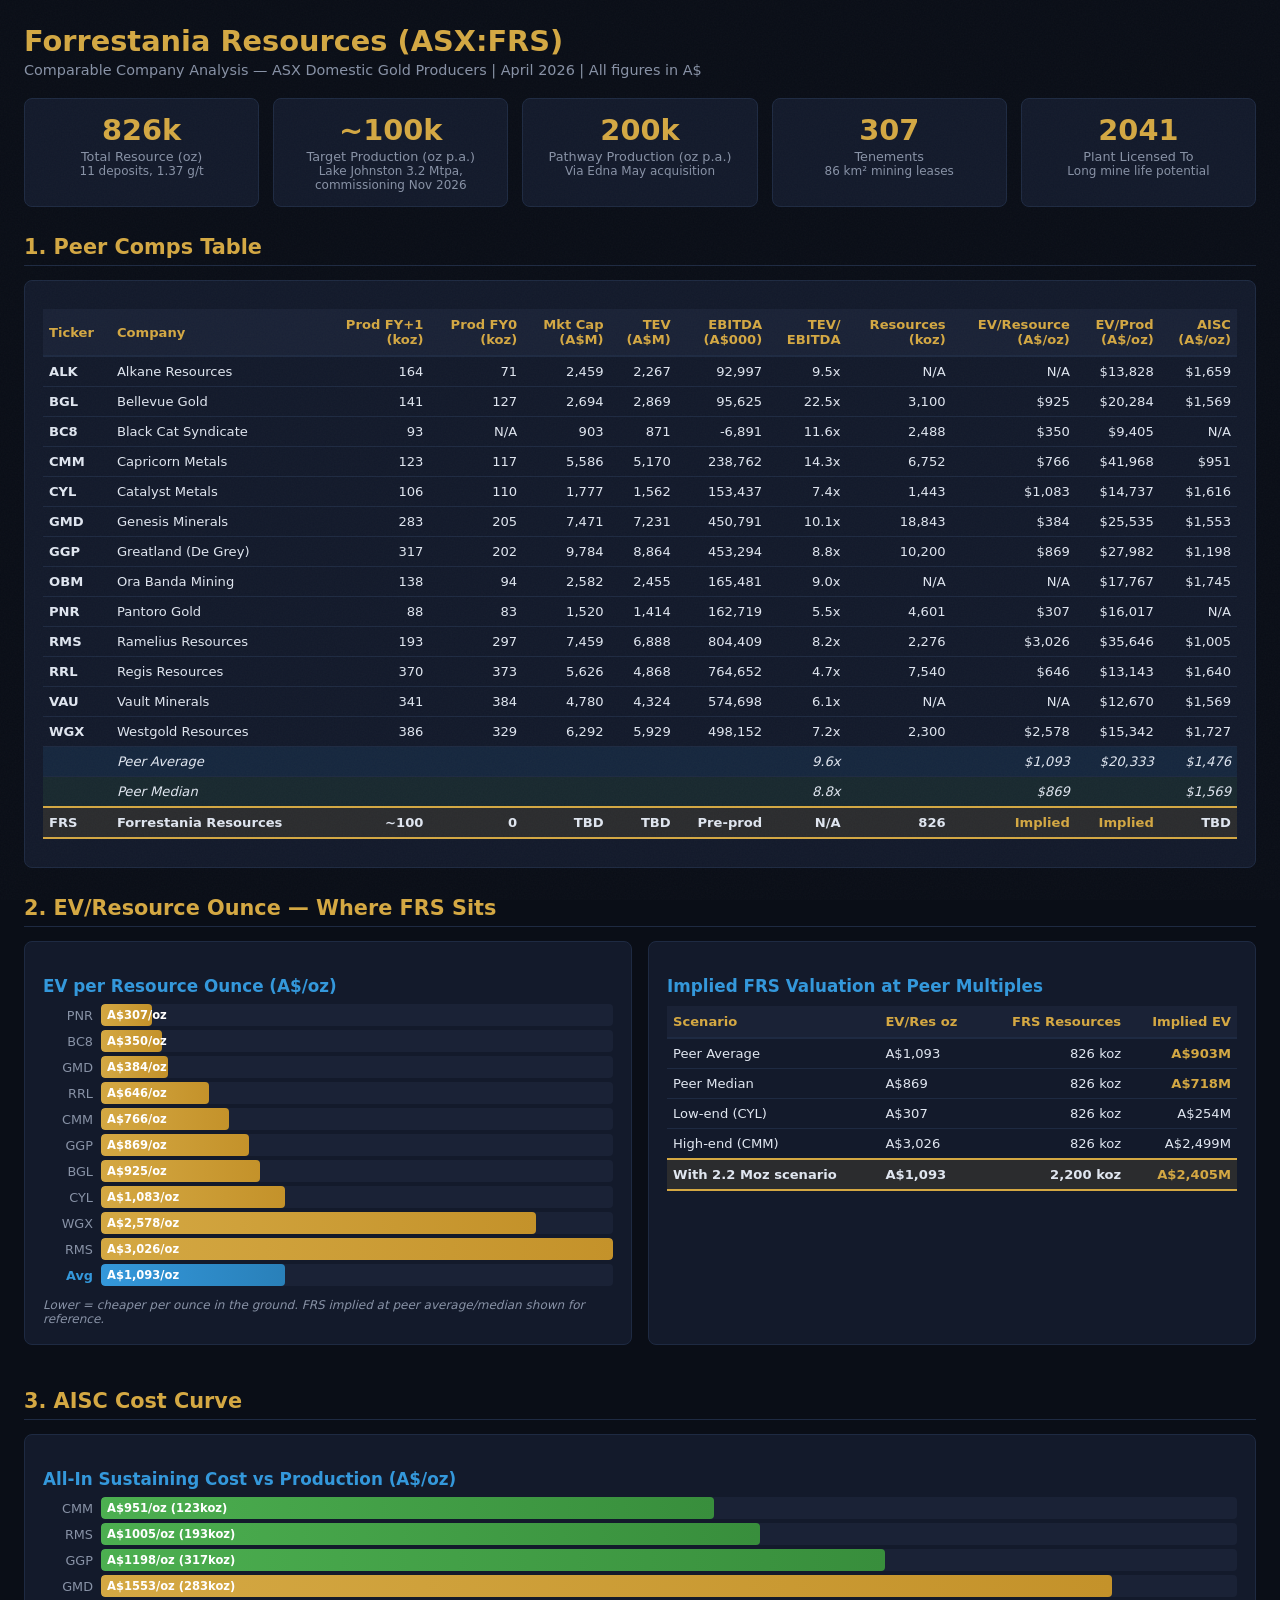
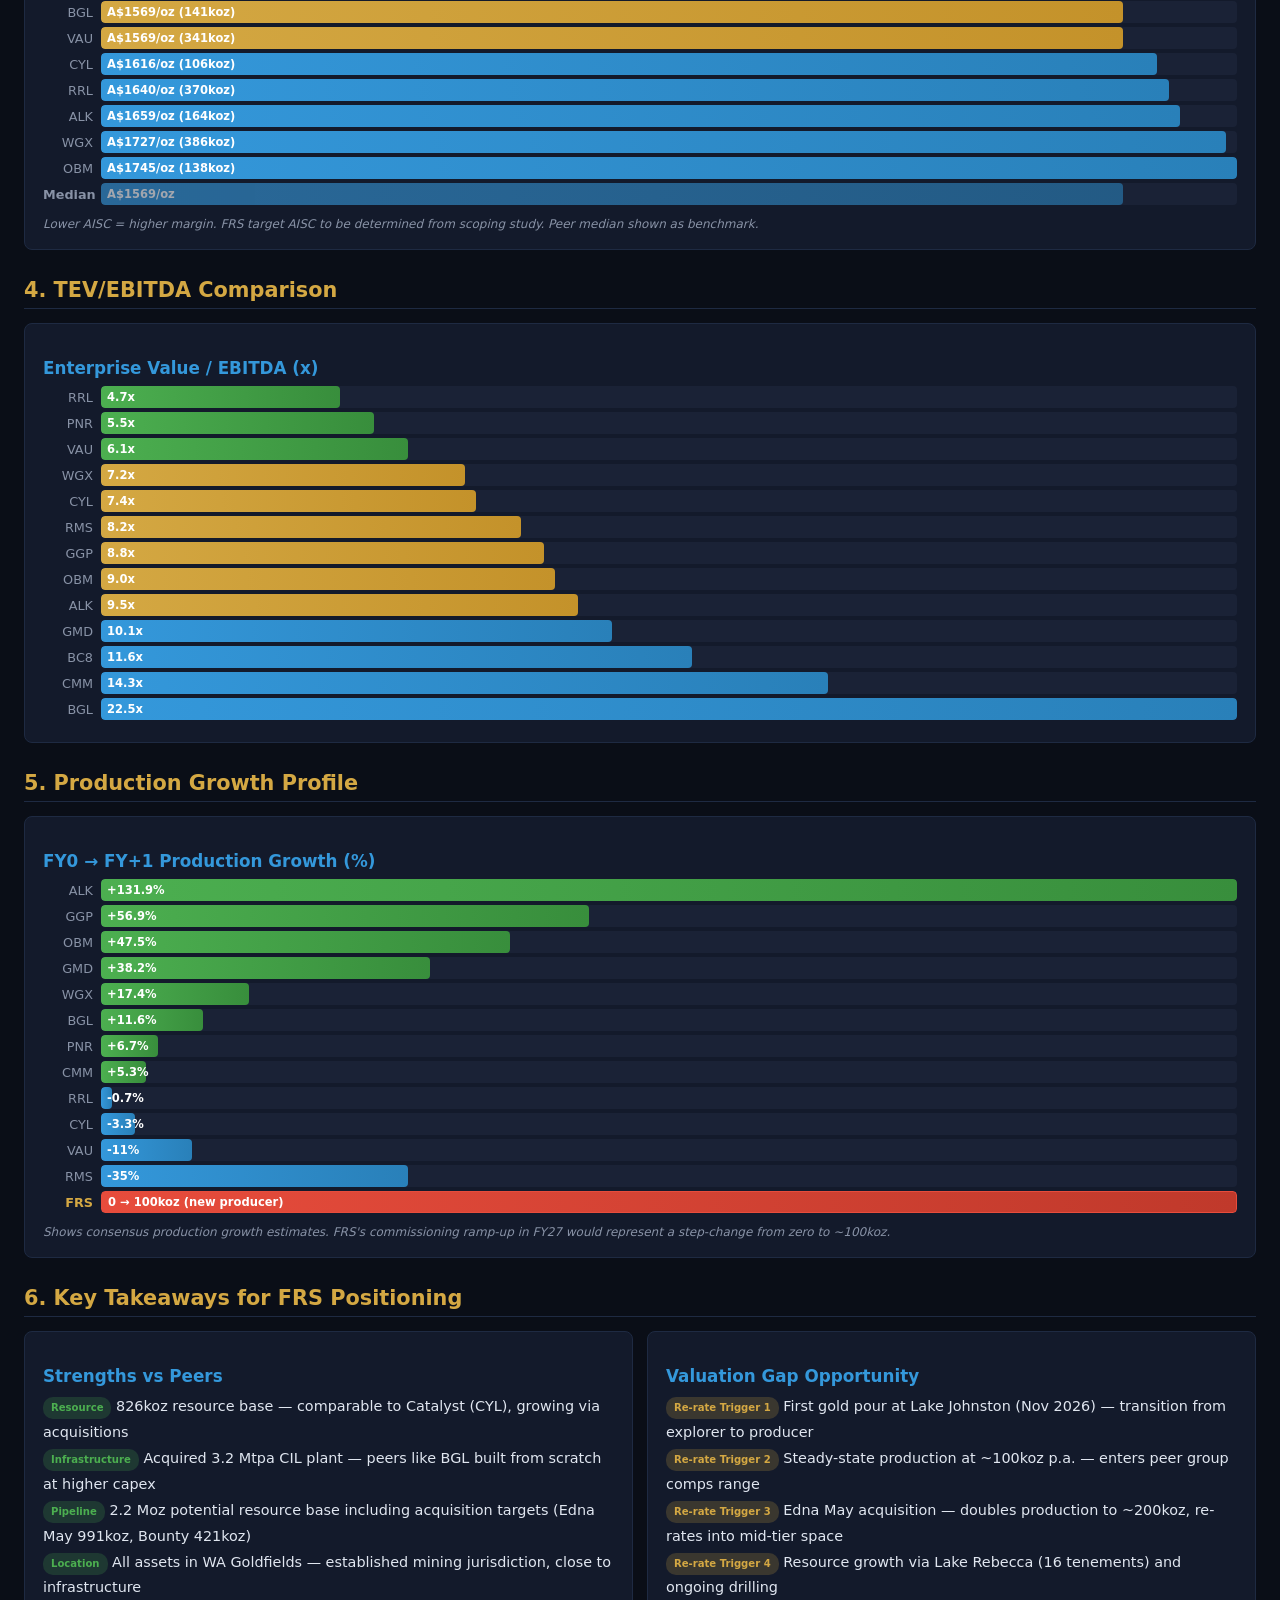
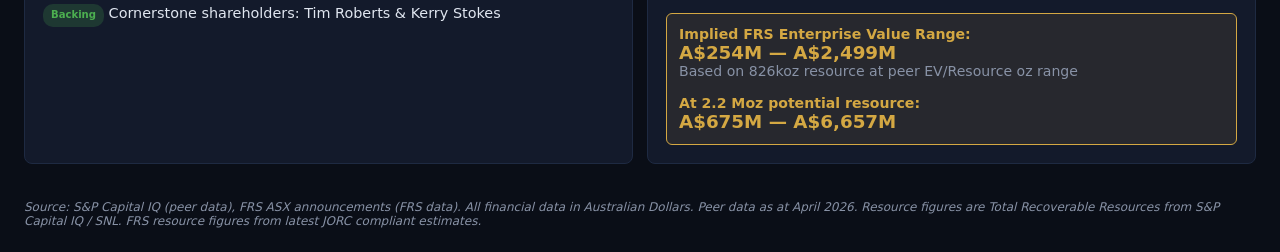
<file: frs_comps_analysis.html>
<!DOCTYPE html>
<html lang="en">
<head>
<meta charset="UTF-8">
<meta name="viewport" content="width=device-width, initial-scale=1.0">
<title>FRS Gold Producer Comps Analysis</title>
<style>
  body::after{content:'';position:fixed;inset:0;pointer-events:none;z-index:0;opacity:0.03;background-image:url("data:image/svg+xml,%3Csvg viewBox='0 0 256 256' xmlns='http://www.w3.org/2000/svg'%3E%3Cfilter id='n'%3E%3CfeTurbulence type='fractalNoise' baseFrequency='0.65' numOctaves='4' stitchTiles='stitch'/%3E%3C/filter%3E%3Crect width='256' height='256' filter='url(%23n)' opacity='1'/%3E%3C/svg%3E");background-repeat:repeat;background-size:256px 256px;}
  .card{animation:fadeSlideUp 0.4s ease-out both;}
  .card:nth-child(2){animation-delay:80ms;}
  .card:nth-child(3){animation-delay:160ms;}
  .card:nth-child(4){animation-delay:240ms;}
  :root { --bg: #0a0e17; --card: #131a2b; --border: #1e2a42; --text: #e0e6f0; --muted: #8892a6; --gold: #d4a843; --green: #4caf50; --red: #e74c3c; --blue: #3498db; }
  * { margin: 0; padding: 0; box-sizing: border-box; }
  body { font-family: 'Segoe UI', system-ui, -apple-system, sans-serif; background: var(--bg); color: var(--text); padding: 24px; }
  h1 { color: var(--gold); font-size: 1.8em; margin-bottom: 4px; }
  h2 { color: var(--gold); font-size: 1.3em; margin: 28px 0 14px; border-bottom: 1px solid var(--border); padding-bottom: 6px; }
  h3 { color: var(--blue); font-size: 1.05em; margin: 16px 0 8px; }
  .subtitle { color: var(--muted); font-size: 0.9em; margin-bottom: 20px; }
  .card { background: var(--card); border: 1px solid var(--border); border-radius: 8px; padding: 18px; margin-bottom: 16px; }
  .grid { display: grid; grid-template-columns: repeat(auto-fit, minmax(280px, 1fr)); gap: 14px; margin-bottom: 16px; }
  .metric { background: var(--card); border: 1px solid var(--border); border-radius: 8px; padding: 14px; text-align: center; }
  .metric .value { font-size: 1.8em; font-weight: 700; color: var(--gold); }
  .metric .label { font-size: 0.8em; color: var(--muted); margin-top: 2px; }
  .metric .sub { font-size: 0.75em; color: var(--muted); }
  table { width: 100%; border-collapse: collapse; font-size: 0.82em; margin: 10px 0; }
  th { background: #1a2236; color: var(--gold); padding: 8px 6px; text-align: right; border-bottom: 2px solid var(--border); white-space: nowrap; }
  th:first-child, th:nth-child(2) { text-align: left; }
  td { padding: 7px 6px; text-align: right; border-bottom: 1px solid var(--border); }
  td:first-child, td:nth-child(2) { text-align: left; }
  tr:hover { background: rgba(212,168,67,0.05); }
  tr.frs { background: rgba(212,168,67,0.12); font-weight: 600; }
  tr.frs td { border-top: 2px solid var(--gold); border-bottom: 2px solid var(--gold); }
  tr.avg { background: rgba(52,152,219,0.1); font-style: italic; }
  tr.median { background: rgba(76,175,80,0.1); font-style: italic; }
  .highlight { color: var(--gold); font-weight: 600; }
  .green { color: var(--green); }
  .red { color: var(--red); }
  .bar-container { display: flex; align-items: center; gap: 8px; margin: 4px 0; }
  .bar-label { width: 50px; font-size: 0.8em; text-align: right; color: var(--muted); }
  .bar-wrap { flex: 1; height: 22px; background: #1a2236; border-radius: 4px; overflow: hidden; position: relative; }
  .bar { height: 100%; border-radius: 4px; display: flex; align-items: center; padding-left: 6px; font-size: 0.72em; font-weight: 600; color: white; }
  .bar.gold { background: linear-gradient(90deg, var(--gold), #c4922a); }
  .bar.blue { background: linear-gradient(90deg, var(--blue), #2980b9); }
  .bar.green { background: linear-gradient(90deg, var(--green), #388e3c); }
  .bar.frs-bar { background: linear-gradient(90deg, #e74c3c, #c0392b); border: 1px solid #e74c3c; }
  .footnote { font-size: 0.75em; color: var(--muted); margin-top: 12px; font-style: italic; }
  .two-col { display: grid; grid-template-columns: 1fr 1fr; gap: 16px; }
  @media (max-width: 768px) {
    .two-col { grid-template-columns: 1fr; }
    .mobile-header-logo { display: block; text-align: center; margin-bottom: 10px; }
    .mobile-header-logo img { max-height: 24px !important; height: 24px !important; }
    h1 { font-size: 20px !important; }
    .subtitle { font-size: 0.78em; }
    body { padding: 14px; }
    .grid { grid-template-columns: repeat(2, 1fr) !important; }
    table { min-width: 600px; font-size: 11px; }
    th { font-size: 11px; padding: 6px 4px; }
    td { font-size: 11px; padding: 5px 4px; }
    .table-scroll-wrap { overflow-x: auto; -webkit-overflow-scrolling: touch; }
    .card { overflow-x: auto; -webkit-overflow-scrolling: touch; }
  }
  .pill { display: inline-block; padding: 2px 8px; border-radius: 10px; font-size: 0.7em; font-weight: 600; }
  .pill-green { background: rgba(76,175,80,0.2); color: var(--green); }
  .pill-gold { background: rgba(212,168,67,0.2); color: var(--gold); }
  .pill-red { background: rgba(231,76,60,0.2); color: var(--red); }
</style>
</head>
<body>

<h1>Forrestania Resources (ASX:FRS)</h1>
<div class="subtitle">Comparable Company Analysis — ASX Domestic Gold Producers | April 2026 | All figures in A$</div>

<!-- FRS Key Metrics -->
<div class="grid" style="grid-template-columns: repeat(5, 1fr);">
  <div class="metric">
    <div class="value">826k</div>
    <div class="label">Total Resource (oz)</div>
    <div class="sub">11 deposits, 1.37 g/t</div>
  </div>
  <div class="metric">
    <div class="value">~100k</div>
    <div class="label">Target Production (oz p.a.)</div>
    <div class="sub">Lake Johnston 3.2 Mtpa, commissioning Nov 2026</div>
  </div>
  <div class="metric">
    <div class="value">200k</div>
    <div class="label">Pathway Production (oz p.a.)</div>
    <div class="sub">Via Edna May acquisition</div>
  </div>
  <div class="metric">
    <div class="value">307</div>
    <div class="label">Tenements</div>
    <div class="sub">86 km&sup2; mining leases</div>
  </div>
  <div class="metric">
    <div class="value">2041</div>
    <div class="label">Plant Licensed To</div>
    <div class="sub">Long mine life potential</div>
  </div>
</div>

<h2>1. Peer Comps Table</h2>
<div class="card" style="overflow-x: auto;">
<table id="compsTable">
<thead>
<tr>
  <th>Ticker</th>
  <th>Company</th>
  <th>Prod FY+1<br>(koz)</th>
  <th>Prod FY0<br>(koz)</th>
  <th>Mkt Cap<br>(A$M)</th>
  <th>TEV<br>(A$M)</th>
  <th>EBITDA<br>(A$000)</th>
  <th>TEV/<br>EBITDA</th>
  <th>Resources<br>(koz)</th>
  <th>EV/Resource<br>(A$/oz)</th>
  <th>EV/Prod<br>(A$/oz)</th>
  <th>AISC<br>(A$/oz)</th>
</tr>
</thead>
<tbody></tbody>
</table>
</div>

<h2>2. EV/Resource Ounce — Where FRS Sits</h2>
<div class="two-col">
  <div class="card">
    <h3>EV per Resource Ounce (A$/oz)</h3>
    <div id="evResourceBars"></div>
    <p class="footnote">Lower = cheaper per ounce in the ground. FRS implied at peer average/median shown for reference.</p>
  </div>
  <div class="card">
    <h3>Implied FRS Valuation at Peer Multiples</h3>
    <div id="impliedValuation"></div>
  </div>
</div>

<h2>3. AISC Cost Curve</h2>
<div class="card">
  <h3>All-In Sustaining Cost vs Production (A$/oz)</h3>
  <div id="aiscBars"></div>
  <p class="footnote">Lower AISC = higher margin. FRS target AISC to be determined from scoping study. Peer median shown as benchmark.</p>
</div>

<h2>4. TEV/EBITDA Comparison</h2>
<div class="card">
  <h3>Enterprise Value / EBITDA (x)</h3>
  <div id="evEbitdaBars"></div>
</div>

<h2>5. Production Growth Profile</h2>
<div class="card">
  <h3>FY0 → FY+1 Production Growth (%)</h3>
  <div id="growthBars"></div>
  <p class="footnote">Shows consensus production growth estimates. FRS's commissioning ramp-up in FY27 would represent a step-change from zero to ~100koz.</p>
</div>

<h2>6. Key Takeaways for FRS Positioning</h2>
<div class="grid" style="grid-template-columns: 1fr 1fr;">
  <div class="card">
    <h3>Strengths vs Peers</h3>
    <ul style="list-style: none; padding: 0; font-size: 0.9em; line-height: 1.8;">
      <li><span class="pill pill-green">Resource</span> 826koz resource base — comparable to Catalyst (CYL), growing via acquisitions</li>
      <li><span class="pill pill-green">Infrastructure</span> Acquired 3.2 Mtpa CIL plant — peers like BGL built from scratch at higher capex</li>
      <li><span class="pill pill-green">Pipeline</span> 2.2 Moz potential resource base including acquisition targets (Edna May 991koz, Bounty 421koz)</li>
      <li><span class="pill pill-green">Location</span> All assets in WA Goldfields — established mining jurisdiction, close to infrastructure</li>
      <li><span class="pill pill-green">Backing</span> Cornerstone shareholders: Tim Roberts & Kerry Stokes</li>
    </ul>
  </div>
  <div class="card">
    <h3>Valuation Gap Opportunity</h3>
    <ul style="list-style: none; padding: 0; font-size: 0.9em; line-height: 1.8;">
      <li><span class="pill pill-gold">Re-rate Trigger 1</span> First gold pour at Lake Johnston (Nov 2026) — transition from explorer to producer</li>
      <li><span class="pill pill-gold">Re-rate Trigger 2</span> Steady-state production at ~100koz p.a. — enters peer group comps range</li>
      <li><span class="pill pill-gold">Re-rate Trigger 3</span> Edna May acquisition — doubles production to ~200koz, re-rates into mid-tier space</li>
      <li><span class="pill pill-gold">Re-rate Trigger 4</span> Resource growth via Lake Rebecca (16 tenements) and ongoing drilling</li>
    </ul>
    <div id="valuationSummary" style="margin-top: 12px;"></div>
  </div>
</div>

<div class="footnote" style="margin-top: 20px;">
  Source: S&P Capital IQ (peer data), FRS ASX announcements (FRS data). All financial data in Australian Dollars.
  Peer data as at April 2026. Resource figures are Total Recoverable Resources from S&P Capital IQ / SNL.
  FRS resource figures from latest JORC compliant estimates.
</div>

<script>
const peers = [
  { ticker: "ALK", name: "Alkane Resources", prodFY1: 163.95, prodFY0: 70.70, mktCap: 2459.17, tev: 2267.1, ebitda: 92997, tevEbitda: 9.53, resources: null, aisc: 1659 },
  { ticker: "BGL", name: "Bellevue Gold", prodFY1: 141.43, prodFY0: 126.68, mktCap: 2694.09, tev: 2868.7, ebitda: 95625, tevEbitda: 22.46, resources: 3100, aisc: 1569 },
  { ticker: "BC8", name: "Black Cat Syndicate", prodFY1: 92.60, prodFY0: null, mktCap: 903.06, tev: 870.9, ebitda: -6891, tevEbitda: 11.64, resources: 2488, aisc: null },
  { ticker: "CMM", name: "Capricorn Metals", prodFY1: 123.18, prodFY0: 117.02, mktCap: 5586.27, tev: 5169.6, ebitda: 238762, tevEbitda: 14.27, resources: 6752, aisc: 951 },
  { ticker: "CYL", name: "Catalyst Metals", prodFY1: 106.00, prodFY0: 109.67, mktCap: 1777.04, tev: 1562.1, ebitda: 153437, tevEbitda: 7.41, resources: 1443, aisc: 1616 },
  { ticker: "GMD", name: "Genesis Minerals", prodFY1: 283.16, prodFY0: 204.85, mktCap: 7470.83, tev: 7230.6, ebitda: 450791, tevEbitda: 10.13, resources: 18843, aisc: 1553 },
  { ticker: "GGP", name: "Greatland (De Grey)", prodFY1: 316.77, prodFY0: 201.83, mktCap: 9784.06, tev: 8864.0, ebitda: 453294, tevEbitda: 8.79, resources: 10200, aisc: 1198 },
  { ticker: "OBM", name: "Ora Banda Mining", prodFY1: 138.20, prodFY0: 93.70, mktCap: 2582.48, tev: 2455.4, ebitda: 165481, tevEbitda: 8.98, resources: null, aisc: 1745 },
  { ticker: "PNR", name: "Pantoro Gold", prodFY1: 88.26, prodFY0: 82.75, mktCap: 1520.48, tev: 1413.7, ebitda: 162719, tevEbitda: 5.45, resources: 4601, aisc: null },
  { ticker: "RMS", name: "Ramelius Resources", prodFY1: 193.23, prodFY0: 297.34, mktCap: 7458.51, tev: 6887.8, ebitda: 804409, tevEbitda: 8.21, resources: 2276, aisc: 1005 },
  { ticker: "RRL", name: "Regis Resources", prodFY1: 370.37, prodFY0: 372.83, mktCap: 5626.38, tev: 4867.6, ebitda: 764652, tevEbitda: 4.69, resources: 7540, aisc: 1640 },
  { ticker: "VAU", name: "Vault Minerals", prodFY1: 341.25, prodFY0: 383.53, mktCap: 4779.69, tev: 4323.8, ebitda: 574698, tevEbitda: 6.14, resources: null, aisc: 1569 },
  { ticker: "WGX", name: "Westgold Resources", prodFY1: 386.43, prodFY0: 329.10, mktCap: 6291.84, tev: 5928.6, ebitda: 498152, tevEbitda: 7.18, resources: 2300, aisc: 1727 }
];

// Calculate derived metrics
peers.forEach(p => {
  p.evResourceOz = (p.resources && p.resources > 0) ? (p.tev / p.resources * 1000).toFixed(0) : null;
  p.evProdOz = p.prodFY1 ? (p.tev / p.prodFY1 * 1000).toFixed(0) : null;
  p.growth = (p.prodFY0 && p.prodFY1) ? ((p.prodFY1 / p.prodFY0 - 1) * 100).toFixed(1) : null;
});

// Comps table
const tbody = document.querySelector('#compsTable tbody');
peers.forEach(p => {
  const tr = document.createElement('tr');
  tr.innerHTML = `
    <td><strong>${p.ticker}</strong></td>
    <td>${p.name}</td>
    <td>${p.prodFY1.toFixed(0)}</td>
    <td>${p.prodFY0 ? p.prodFY0.toFixed(0) : 'N/A'}</td>
    <td>${p.mktCap.toLocaleString('en', {maximumFractionDigits:0})}</td>
    <td>${p.tev.toLocaleString('en', {maximumFractionDigits:0})}</td>
    <td>${p.ebitda.toLocaleString('en', {maximumFractionDigits:0})}</td>
    <td>${p.tevEbitda.toFixed(1)}x</td>
    <td>${p.resources ? p.resources.toLocaleString('en') : 'N/A'}</td>
    <td>${p.evResourceOz ? '$'+Number(p.evResourceOz).toLocaleString('en') : 'N/A'}</td>
    <td>${p.evProdOz ? '$'+Number(p.evProdOz).toLocaleString('en') : 'N/A'}</td>
    <td>${p.aisc ? '$'+p.aisc.toLocaleString('en') : 'N/A'}</td>`;
  tbody.appendChild(tr);
});

// Add averages and FRS row
const withResources = peers.filter(p => p.evResourceOz);
const avgEvRes = withResources.reduce((s, p) => s + Number(p.evResourceOz), 0) / withResources.length;
const medEvRes = withResources.map(p => Number(p.evResourceOz)).sort((a,b) => a-b)[Math.floor(withResources.length/2)];
const avgTevEbitda = peers.reduce((s, p) => s + p.tevEbitda, 0) / peers.length;
const medTevEbitda = peers.map(p => p.tevEbitda).sort((a,b) => a-b)[Math.floor(peers.length/2)];
const withAisc = peers.filter(p => p.aisc);
const avgAisc = withAisc.reduce((s, p) => s + p.aisc, 0) / withAisc.length;
const medAisc = withAisc.map(p => p.aisc).sort((a,b) => a-b)[Math.floor(withAisc.length/2)];
const avgEvProd = peers.filter(p => p.evProdOz).reduce((s,p) => s + Number(p.evProdOz), 0) / peers.filter(p => p.evProdOz).length;

// Average row
let avgRow = document.createElement('tr');
avgRow.className = 'avg';
avgRow.innerHTML = `<td></td><td><em>Peer Average</em></td><td></td><td></td><td></td><td></td><td></td><td>${avgTevEbitda.toFixed(1)}x</td><td></td><td>$${avgEvRes.toLocaleString('en',{maximumFractionDigits:0})}</td><td>$${avgEvProd.toLocaleString('en',{maximumFractionDigits:0})}</td><td>$${avgAisc.toLocaleString('en',{maximumFractionDigits:0})}</td>`;
tbody.appendChild(avgRow);

// Median row
let medRow = document.createElement('tr');
medRow.className = 'median';
medRow.innerHTML = `<td></td><td><em>Peer Median</em></td><td></td><td></td><td></td><td></td><td></td><td>${medTevEbitda.toFixed(1)}x</td><td></td><td>$${medEvRes.toLocaleString('en',{maximumFractionDigits:0})}</td><td></td><td>$${medAisc.toLocaleString('en',{maximumFractionDigits:0})}</td>`;
tbody.appendChild(medRow);

// FRS row
let frsRow = document.createElement('tr');
frsRow.className = 'frs';
const frsImpliedEvAvg = (avgEvRes * 826).toFixed(0);
const frsImpliedEvMed = (medEvRes * 826).toFixed(0);
frsRow.innerHTML = `<td><strong>FRS</strong></td><td><strong>Forrestania Resources</strong></td><td>~100</td><td>0</td><td>TBD</td><td>TBD</td><td>Pre-prod</td><td>N/A</td><td>826</td><td class="highlight">Implied</td><td class="highlight">Implied</td><td>TBD</td>`;
tbody.appendChild(frsRow);

// EV/Resource bars
const barDiv = document.getElementById('evResourceBars');
const evResData = withResources.map(p => ({ticker: p.ticker, val: Number(p.evResourceOz)})).sort((a,b) => a.val - b.val);
const maxEvRes = Math.max(...evResData.map(d => d.val));
evResData.forEach(d => {
  const pct = (d.val / maxEvRes * 100).toFixed(0);
  barDiv.innerHTML += `<div class="bar-container"><div class="bar-label">${d.ticker}</div><div class="bar-wrap"><div class="bar gold" style="width:${pct}%">A$${d.val.toLocaleString('en')}/oz</div></div></div>`;
});
barDiv.innerHTML += `<div class="bar-container"><div class="bar-label" style="color:var(--blue);font-weight:600">Avg</div><div class="bar-wrap"><div class="bar blue" style="width:${(avgEvRes/maxEvRes*100).toFixed(0)}%">A$${avgEvRes.toLocaleString('en',{maximumFractionDigits:0})}/oz</div></div></div>`;

// Implied valuation
const valDiv = document.getElementById('impliedValuation');
valDiv.innerHTML = `
  <table>
    <tr><th style="text-align:left">Scenario</th><th>EV/Res oz</th><th>FRS Resources</th><th>Implied EV</th></tr>
    <tr><td style="text-align:left">Peer Average</td><td>A$${avgEvRes.toLocaleString('en',{maximumFractionDigits:0})}</td><td>826 koz</td><td class="highlight">A$${(avgEvRes*826/1000).toLocaleString('en',{maximumFractionDigits:0})}M</td></tr>
    <tr><td style="text-align:left">Peer Median</td><td>A$${medEvRes.toLocaleString('en',{maximumFractionDigits:0})}</td><td>826 koz</td><td class="highlight">A$${(medEvRes*826/1000).toLocaleString('en',{maximumFractionDigits:0})}M</td></tr>
    <tr><td style="text-align:left">Low-end (CYL)</td><td>A$${Math.min(...evResData.map(d=>d.val)).toLocaleString('en')}</td><td>826 koz</td><td>A$${(Math.min(...evResData.map(d=>d.val))*826/1000).toLocaleString('en',{maximumFractionDigits:0})}M</td></tr>
    <tr><td style="text-align:left">High-end (CMM)</td><td>A$${Math.max(...evResData.map(d=>d.val)).toLocaleString('en')}</td><td>826 koz</td><td>A$${(Math.max(...evResData.map(d=>d.val))*826/1000).toLocaleString('en',{maximumFractionDigits:0})}M</td></tr>
    <tr class="frs"><td style="text-align:left"><strong>With 2.2 Moz scenario</strong></td><td>A$${avgEvRes.toLocaleString('en',{maximumFractionDigits:0})}</td><td>2,200 koz</td><td class="highlight">A$${(avgEvRes*2200/1000).toLocaleString('en',{maximumFractionDigits:0})}M</td></tr>
  </table>
`;

// AISC bars
const aiscDiv = document.getElementById('aiscBars');
const aiscData = withAisc.map(p => ({ticker: p.ticker, val: p.aisc, prod: p.prodFY1})).sort((a,b) => a.val - b.val);
const maxAisc = Math.max(...aiscData.map(d => d.val));
aiscData.forEach(d => {
  const pct = (d.val / maxAisc * 100).toFixed(0);
  const col = d.val < 1200 ? 'green' : d.val < 1600 ? 'gold' : 'blue';
  aiscDiv.innerHTML += `<div class="bar-container"><div class="bar-label">${d.ticker}</div><div class="bar-wrap"><div class="bar ${col}" style="width:${pct}%">A$${d.val}/oz (${d.prod.toFixed(0)}koz)</div></div></div>`;
});
aiscDiv.innerHTML += `<div class="bar-container"><div class="bar-label" style="color:var(--muted);font-weight:600">Median</div><div class="bar-wrap"><div class="bar blue" style="width:${(medAisc/maxAisc*100).toFixed(0)}%;opacity:0.6">A$${medAisc}/oz</div></div></div>`;

// TEV/EBITDA bars
const evEbDiv = document.getElementById('evEbitdaBars');
const evEbData = peers.filter(p => p.tevEbitda > 0).map(p => ({ticker: p.ticker, val: p.tevEbitda})).sort((a,b) => a.val - b.val);
const maxEvEb = Math.max(...evEbData.map(d => d.val));
evEbData.forEach(d => {
  const pct = (d.val / maxEvEb * 100).toFixed(0);
  const col = d.val < 7 ? 'green' : d.val < 10 ? 'gold' : 'blue';
  evEbDiv.innerHTML += `<div class="bar-container"><div class="bar-label">${d.ticker}</div><div class="bar-wrap"><div class="bar ${col}" style="width:${pct}%">${d.val.toFixed(1)}x</div></div></div>`;
});

// Growth bars
const growthDiv = document.getElementById('growthBars');
const growthData = peers.filter(p => p.growth !== null).map(p => ({ticker: p.ticker, val: Number(p.growth)})).sort((a,b) => b.val - a.val);
const maxGrowth = Math.max(...growthData.map(d => Math.abs(d.val)));
growthData.forEach(d => {
  const pct = Math.min((Math.abs(d.val) / maxGrowth * 100), 100).toFixed(0);
  const col = d.val > 0 ? 'green' : 'blue';
  growthDiv.innerHTML += `<div class="bar-container"><div class="bar-label">${d.ticker}</div><div class="bar-wrap"><div class="bar ${col}" style="width:${pct}%">${d.val > 0 ? '+' : ''}${d.val}%</div></div></div>`;
});
growthDiv.innerHTML += `<div class="bar-container"><div class="bar-label" style="color:var(--gold);font-weight:700">FRS</div><div class="bar-wrap"><div class="bar frs-bar" style="width:100%">0 → 100koz (new producer)</div></div></div>`;

// Valuation summary
const valSumDiv = document.getElementById('valuationSummary');
valSumDiv.innerHTML = `
  <div style="background:rgba(212,168,67,0.1);border:1px solid var(--gold);border-radius:6px;padding:12px;font-size:0.88em;">
    <strong style="color:var(--gold);">Implied FRS Enterprise Value Range:</strong><br>
    <span style="font-size:1.3em;font-weight:700;color:var(--gold);">A$${(Math.min(...evResData.map(d=>d.val))*826/1000).toLocaleString('en',{maximumFractionDigits:0})}M — A$${(Math.max(...evResData.map(d=>d.val))*826/1000).toLocaleString('en',{maximumFractionDigits:0})}M</span><br>
    <span style="color:var(--muted);">Based on 826koz resource at peer EV/Resource oz range</span><br><br>
    <strong style="color:var(--gold);">At 2.2 Moz potential resource:</strong><br>
    <span style="font-size:1.3em;font-weight:700;color:var(--gold);">A$${(Math.min(...evResData.map(d=>d.val))*2200/1000).toLocaleString('en',{maximumFractionDigits:0})}M — A$${(Math.max(...evResData.map(d=>d.val))*2200/1000).toLocaleString('en',{maximumFractionDigits:0})}M</span>
  </div>
`;
</script>
</body>
</html>
</file>
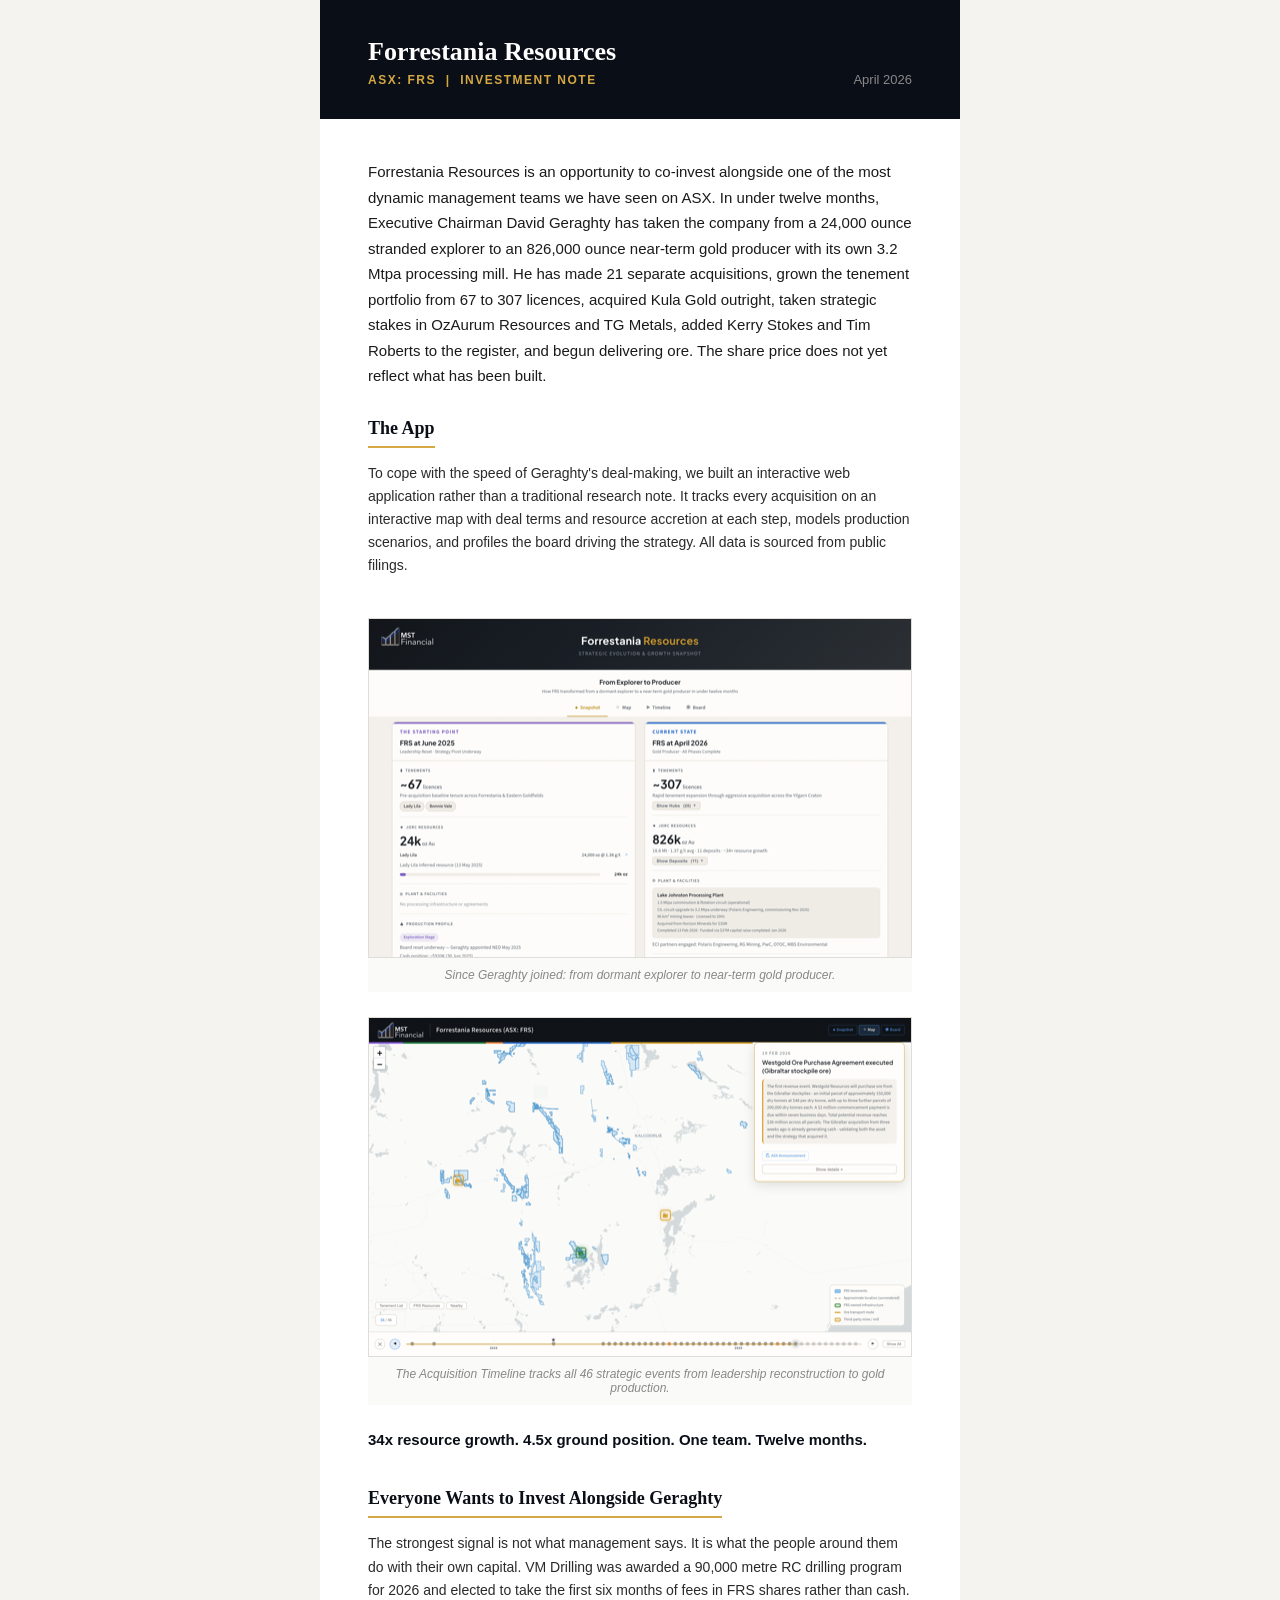
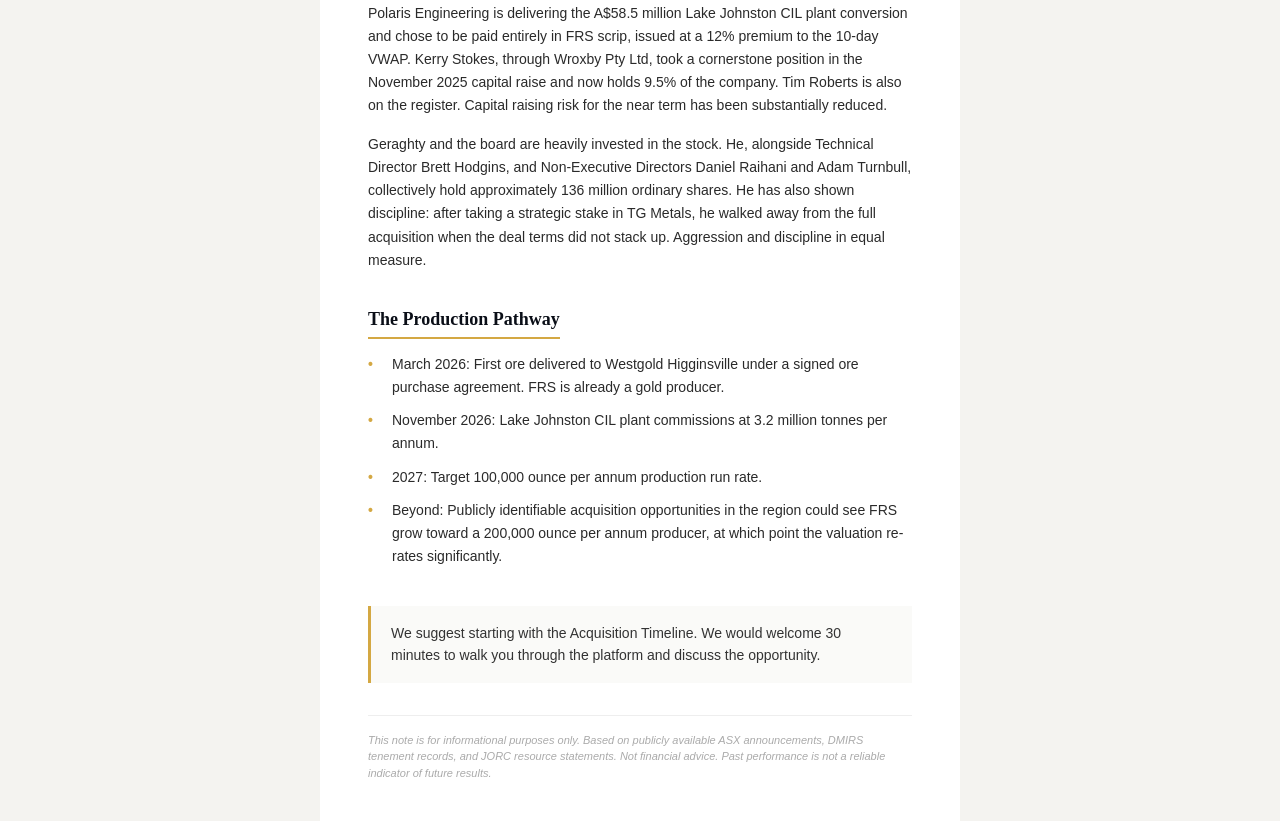
<file: frs_investment_note.html>
<!DOCTYPE html PUBLIC "-//W3C//DTD XHTML 1.0 Transitional//EN" "http://www.w3.org/TR/xhtml1/DTD/xhtml1-transitional.dtd">
<html xmlns="http://www.w3.org/1999/xhtml" xmlns:v="urn:schemas-microsoft-com:vml" xmlns:o="urn:schemas-microsoft-com:office:office">
<head>
<meta http-equiv="Content-Type" content="text/html; charset=UTF-8" />
<meta name="viewport" content="width=device-width, initial-scale=1.0" />
<meta name="color-scheme" content="light dark" />
<meta name="supported-color-schemes" content="light dark" />
<title>Forrestania Resources (ASX: FRS) - Investment Note</title>
<!--[if gte mso 9]>
<xml>
  <o:OfficeDocumentSettings>
    <o:AllowPNG/>
    <o:PixelsPerInch>96</o:PixelsPerInch>
  </o:OfficeDocumentSettings>
</xml>
<![endif]-->
<!--[if mso]>
<style type="text/css">
  table {border-collapse:collapse;}
  td,th {border-collapse:collapse;}
  .mso-hide {display:none !important; mso-hide:all;}
</style>
<![endif]-->
<style type="text/css">
  /* Dark mode overrides */
  @media (prefers-color-scheme: dark) {
    .email-bg { background-color: #1a1a1a !important; }
    .email-body { background-color: #2a2a2a !important; }
    .header-bg { background-color: #0a0e17 !important; }
    .text-dark { color: #e0e0e0 !important; }
    .text-body { color: #d0d0d0 !important; }
    .text-muted { color: #999999 !important; }
    .heading-color { color: #ffffff !important; }
    .callout-bg { background-color: #333333 !important; }
    .caption-bg { background-color: #333333 !important; }
    .img-border { border-color: #444444 !important; }
    .divider { border-color: #444444 !important; }
    .link-gold { color: #e8bc5a !important; }
  }

  /* Responsive */
  @media only screen and (max-width: 660px) {
    .email-container { width: 100% !important; max-width: 100% !important; }
    .content-pad { padding-left: 24px !important; padding-right: 24px !important; }
    .header-pad { padding-left: 24px !important; padding-right: 24px !important; }
    .img-pad { padding-left: 24px !important; padding-right: 24px !important; }
    .fluid-img { width: 100% !important; max-width: 100% !important; height: auto !important; }
  }
</style>
</head>
<body style="margin:0;padding:0;background-color:#f4f3f0;font-family:Arial,Helvetica,sans-serif;-webkit-font-smoothing:antialiased;-webkit-text-size-adjust:100%;-ms-text-size-adjust:100%;">

<!-- Preheader (hidden preview text) -->
<div style="display:none;font-size:1px;color:#f4f3f0;line-height:1px;max-height:0px;max-width:0px;opacity:0;overflow:hidden;mso-hide:all;">
  FRS: From 24,000oz explorer to 826,000oz near-term gold producer in 12 months. Interactive research platform inside.
  &#847;&zwnj;&nbsp;&#847;&zwnj;&nbsp;&#847;&zwnj;&nbsp;&#847;&zwnj;&nbsp;&#847;&zwnj;&nbsp;&#847;&zwnj;&nbsp;&#847;&zwnj;&nbsp;&#847;&zwnj;&nbsp;&#847;&zwnj;&nbsp;&#847;&zwnj;&nbsp;&#847;&zwnj;&nbsp;&#847;&zwnj;&nbsp;
</div>

<!-- Outer wrapper -->
<table role="presentation" width="100%" cellpadding="0" cellspacing="0" border="0" class="email-bg" style="margin:0;padding:0;background-color:#f4f3f0;">
  <tr>
    <td align="center" style="padding:0;">

      <!--[if mso]>
      <table role="presentation" width="640" cellpadding="0" cellspacing="0" border="0" align="center"><tr><td>
      <![endif]-->

      <!-- Inner container 640px -->
      <table role="presentation" width="640" cellpadding="0" cellspacing="0" border="0" class="email-container email-body" style="max-width:640px;width:100%;background-color:#ffffff;mso-table-lspace:0pt;mso-table-rspace:0pt;">

        <!-- HEADER -->
        <tr>
          <td class="header-bg" style="background-color:#0a0e17;padding:0;">
            <table role="presentation" width="100%" cellpadding="0" cellspacing="0" border="0">
              <tr>
                <td class="header-pad" style="padding:36px 48px 32px 48px;" valign="bottom">
                  <h1 style="margin:0;padding:0;font-family:Georgia,'Times New Roman',serif;font-size:26px;font-weight:700;color:#ffffff;line-height:1.2;mso-line-height-rule:exactly;">Forrestania Resources</h1>
                  <p style="margin:6px 0 0 0;padding:0;font-family:Arial,Helvetica,sans-serif;font-size:12px;font-weight:600;color:#d4a843;letter-spacing:1.5px;text-transform:uppercase;">ASX: FRS &nbsp;|&nbsp; INVESTMENT NOTE</p>
                </td>
                <td class="header-pad" style="padding:36px 48px 32px 0;" valign="bottom" align="right">
                  <p style="margin:0;padding:0;font-family:Arial,Helvetica,sans-serif;font-size:13px;color:#888888;">April 2026</p>
                </td>
              </tr>
            </table>
          </td>
        </tr>

        <!-- CONTENT -->
        <tr>
          <td class="content-pad" style="padding:40px 48px 16px 48px;">

            <!-- Lede -->
            <p class="text-dark" style="margin:0 0 28px 0;padding:0;font-family:Arial,Helvetica,sans-serif;font-size:15px;line-height:1.7;color:#1a1a1a;mso-line-height-rule:exactly;">
              Forrestania Resources is an opportunity to co-invest alongside one of the most dynamic management teams we have seen on ASX. In under twelve months, Executive Chairman David Geraghty has taken the company from a 24,000 ounce stranded explorer to an 826,000 ounce near-term gold producer with its own 3.2 Mtpa processing mill. He has made 21 separate acquisitions, grown the tenement portfolio from 67 to 307 licences, acquired Kula Gold outright, taken strategic stakes in OzAurum Resources and TG Metals, added Kerry Stokes and Tim Roberts to the register, and begun delivering ore. The share price does not yet reflect what has been built.
            </p>

            <!-- Section: The App -->
            <table role="presentation" cellpadding="0" cellspacing="0" border="0">
              <tr>
                <td>
                  <h2 class="heading-color" style="margin:0;padding:0 0 6px 0;font-family:Georgia,'Times New Roman',serif;font-size:18px;font-weight:600;color:#0a0e17;line-height:1.3;mso-line-height-rule:exactly;">The App</h2>
                </td>
              </tr>
              <tr>
                <td style="padding:0;font-size:0;line-height:0;height:2px;background-color:#d4a843;" height="2">&nbsp;</td>
              </tr>
            </table>

            <p class="text-body" style="margin:14px 0 24px 0;padding:0;font-family:Arial,Helvetica,sans-serif;font-size:14px;line-height:1.65;color:#2a2a2a;mso-line-height-rule:exactly;">
              To cope with the speed of Geraghty's deal-making, we built an interactive web application rather than a traditional research note. It tracks every acquisition on an interactive map with deal terms and resource accretion at each step, models production scenarios, and profiles the board driving the strategy. All data is sourced from public filings.
            </p>

          </td>
        </tr>

        <!-- Screenshot 1: Company Snapshot -->
        <tr>
          <td class="img-pad" style="padding:0 48px;">
            <table role="presentation" width="100%" cellpadding="0" cellspacing="0" border="0">
              <!-- Image border wrapper using nested table -->
              <tr>
                <td style="padding:1px;background-color:#e0ddd8;">
                  <table role="presentation" width="100%" cellpadding="0" cellspacing="0" border="0">
                    <tr>
                      <td style="padding:0;background-color:#ffffff;">
                        <img src="screenshots/company_snapshot.png" alt="FRS Company Snapshot: From Explorer to Producer. 67 tenements to 307. 24,000 oz to 826,000 oz. No mill to 3.2 Mtpa CIL plant. Explorer to gold producer." width="542" height="338" style="display:block;width:542px;height:338px;max-width:100%;border:0;outline:none;text-decoration:none;" />
                      </td>
                    </tr>
                  </table>
                </td>
              </tr>
              <!-- Caption -->
              <tr>
                <td class="caption-bg" style="padding:10px 16px;background-color:#fafaf8;font-family:Arial,Helvetica,sans-serif;font-size:12px;font-style:italic;color:#888888;text-align:center;">
                  Since Geraghty joined: from dormant explorer to near-term gold producer.
                </td>
              </tr>
            </table>
          </td>
        </tr>

        <!-- Spacer -->
        <tr><td style="padding:12px 0;font-size:1px;line-height:1px;mso-line-height-rule:exactly;">&nbsp;</td></tr>

        <!-- Screenshot 2: Timeline Map -->
        <tr>
          <td class="img-pad" style="padding:0 48px;">
            <table role="presentation" width="100%" cellpadding="0" cellspacing="0" border="0">
              <tr>
                <td style="padding:1px;background-color:#e0ddd8;">
                  <table role="presentation" width="100%" cellpadding="0" cellspacing="0" border="0">
                    <tr>
                      <td style="padding:0;background-color:#ffffff;">
                        <img src="screenshots/timeline_map.png" alt="FRS Acquisition Timeline Map: 46 strategic events tracked on an interactive map from leadership reconstruction to gold production." width="542" height="338" style="display:block;width:542px;height:338px;max-width:100%;border:0;outline:none;text-decoration:none;" />
                      </td>
                    </tr>
                  </table>
                </td>
              </tr>
              <tr>
                <td class="caption-bg" style="padding:10px 16px;background-color:#fafaf8;font-family:Arial,Helvetica,sans-serif;font-size:12px;font-style:italic;color:#888888;text-align:center;">
                  The Acquisition Timeline tracks all 46 strategic events from leadership reconstruction to gold production.
                </td>
              </tr>
            </table>
          </td>
        </tr>

        <!-- Callout -->
        <tr>
          <td class="content-pad" style="padding:24px 48px 8px 48px;">
            <p class="heading-color" style="margin:0;padding:0;font-family:Arial,Helvetica,sans-serif;font-size:15px;font-weight:700;color:#0a0e17;line-height:1.5;mso-line-height-rule:exactly;">34x resource growth. 4.5x ground position. One team. Twelve months.</p>
          </td>
        </tr>

        <!-- Section: Everyone Wants to Invest -->
        <tr>
          <td class="content-pad" style="padding:28px 48px 0 48px;">

            <table role="presentation" cellpadding="0" cellspacing="0" border="0">
              <tr>
                <td>
                  <h2 class="heading-color" style="margin:0;padding:0 0 6px 0;font-family:Georgia,'Times New Roman',serif;font-size:18px;font-weight:600;color:#0a0e17;line-height:1.3;mso-line-height-rule:exactly;">Everyone Wants to Invest Alongside Geraghty</h2>
                </td>
              </tr>
              <tr>
                <td style="padding:0;font-size:0;line-height:0;height:2px;background-color:#d4a843;" height="2">&nbsp;</td>
              </tr>
            </table>

            <p class="text-body" style="margin:14px 0 16px 0;padding:0;font-family:Arial,Helvetica,sans-serif;font-size:14px;line-height:1.65;color:#2a2a2a;mso-line-height-rule:exactly;">
              The strongest signal is not what management says. It is what the people around them do with their own capital. VM Drilling was awarded a 90,000 metre RC drilling program for 2026 and elected to take the first six months of fees in FRS shares rather than cash. Polaris Engineering is delivering the A$58.5 million Lake Johnston CIL plant conversion and chose to be paid entirely in FRS scrip, issued at a 12% premium to the 10-day VWAP. Kerry Stokes, through Wroxby Pty Ltd, took a cornerstone position in the November 2025 capital raise and now holds 9.5% of the company. Tim Roberts is also on the register. Capital raising risk for the near term has been substantially reduced.
            </p>

            <p class="text-body" style="margin:0 0 16px 0;padding:0;font-family:Arial,Helvetica,sans-serif;font-size:14px;line-height:1.65;color:#2a2a2a;mso-line-height-rule:exactly;">
              Geraghty and the board are heavily invested in the stock. He, alongside Technical Director Brett Hodgins, and Non-Executive Directors Daniel Raihani and Adam Turnbull, collectively hold approximately 136 million ordinary shares. He has also shown discipline: after taking a strategic stake in TG Metals, he walked away from the full acquisition when the deal terms did not stack up. Aggression and discipline in equal measure.
            </p>
          </td>
        </tr>

        <!-- Section: Production Pathway -->
        <tr>
          <td class="content-pad" style="padding:20px 48px 0 48px;">

            <table role="presentation" cellpadding="0" cellspacing="0" border="0">
              <tr>
                <td>
                  <h2 class="heading-color" style="margin:0;padding:0 0 6px 0;font-family:Georgia,'Times New Roman',serif;font-size:18px;font-weight:600;color:#0a0e17;line-height:1.3;mso-line-height-rule:exactly;">The Production Pathway</h2>
                </td>
              </tr>
              <tr>
                <td style="padding:0;font-size:0;line-height:0;height:2px;background-color:#d4a843;" height="2">&nbsp;</td>
              </tr>
            </table>

            <!-- Bullet table (email-safe bullets) -->
            <table role="presentation" width="100%" cellpadding="0" cellspacing="0" border="0" style="margin-top:14px;">
              <tr>
                <td width="16" valign="top" style="padding:0 0 10px 0;font-family:Arial,Helvetica,sans-serif;font-size:14px;line-height:1.65;color:#d4a843;font-weight:700;mso-line-height-rule:exactly;">&bull;</td>
                <td class="text-body" style="padding:0 0 10px 8px;font-family:Arial,Helvetica,sans-serif;font-size:14px;line-height:1.65;color:#2a2a2a;mso-line-height-rule:exactly;">March 2026: First ore delivered to Westgold Higginsville under a signed ore purchase agreement. FRS is already a gold producer.</td>
              </tr>
              <tr>
                <td width="16" valign="top" style="padding:0 0 10px 0;font-family:Arial,Helvetica,sans-serif;font-size:14px;line-height:1.65;color:#d4a843;font-weight:700;mso-line-height-rule:exactly;">&bull;</td>
                <td class="text-body" style="padding:0 0 10px 8px;font-family:Arial,Helvetica,sans-serif;font-size:14px;line-height:1.65;color:#2a2a2a;mso-line-height-rule:exactly;">November 2026: Lake Johnston CIL plant commissions at 3.2 million tonnes per annum.</td>
              </tr>
              <tr>
                <td width="16" valign="top" style="padding:0 0 10px 0;font-family:Arial,Helvetica,sans-serif;font-size:14px;line-height:1.65;color:#d4a843;font-weight:700;mso-line-height-rule:exactly;">&bull;</td>
                <td class="text-body" style="padding:0 0 10px 8px;font-family:Arial,Helvetica,sans-serif;font-size:14px;line-height:1.65;color:#2a2a2a;mso-line-height-rule:exactly;">2027: Target 100,000 ounce per annum production run rate.</td>
              </tr>
              <tr>
                <td width="16" valign="top" style="padding:0 0 10px 0;font-family:Arial,Helvetica,sans-serif;font-size:14px;line-height:1.65;color:#d4a843;font-weight:700;mso-line-height-rule:exactly;">&bull;</td>
                <td class="text-body" style="padding:0 0 10px 8px;font-family:Arial,Helvetica,sans-serif;font-size:14px;line-height:1.65;color:#2a2a2a;mso-line-height-rule:exactly;">Beyond: Publicly identifiable acquisition opportunities in the region could see FRS grow toward a 200,000 ounce per annum producer, at which point the valuation re-rates significantly.</td>
              </tr>
            </table>
          </td>
        </tr>

        <!-- Meeting Ask (callout with table-cell left border) -->
        <tr>
          <td class="content-pad" style="padding:28px 48px 0 48px;">
            <table role="presentation" width="100%" cellpadding="0" cellspacing="0" border="0">
              <tr>
                <!-- Gold left accent bar as a table cell -->
                <td width="3" style="width:3px;background-color:#d4a843;padding:0;font-size:0;line-height:0;" valign="top">&nbsp;</td>
                <td class="callout-bg" style="padding:16px 20px;background-color:#fafaf8;font-family:Arial,Helvetica,sans-serif;font-size:14px;line-height:1.6;color:#333333;mso-line-height-rule:exactly;">
                  We suggest starting with the Acquisition Timeline. We would welcome 30 minutes to walk you through the platform and discuss the opportunity.
                </td>
              </tr>
            </table>
          </td>
        </tr>

        <!-- Disclaimer -->
        <tr>
          <td class="content-pad" style="padding:32px 48px 40px 48px;">
            <!-- Top divider as a table -->
            <table role="presentation" width="100%" cellpadding="0" cellspacing="0" border="0" style="margin-bottom:16px;">
              <tr>
                <td class="divider" style="font-size:0;line-height:0;height:1px;background-color:#eeeeee;" height="1">&nbsp;</td>
              </tr>
            </table>
            <p class="text-muted" style="margin:0;padding:0;font-family:Arial,Helvetica,sans-serif;font-size:11px;font-style:italic;line-height:1.5;color:#aaaaaa;mso-line-height-rule:exactly;">
              This note is for informational purposes only. Based on publicly available ASX announcements, DMIRS tenement records, and JORC resource statements. Not financial advice. Past performance is not a reliable indicator of future results.
            </p>
          </td>
        </tr>

      </table>
      <!-- /Inner container -->

      <!--[if mso]>
      </td></tr></table>
      <![endif]-->

    </td>
  </tr>
</table>
<!-- /Outer wrapper -->

</body>
</html>
</file>
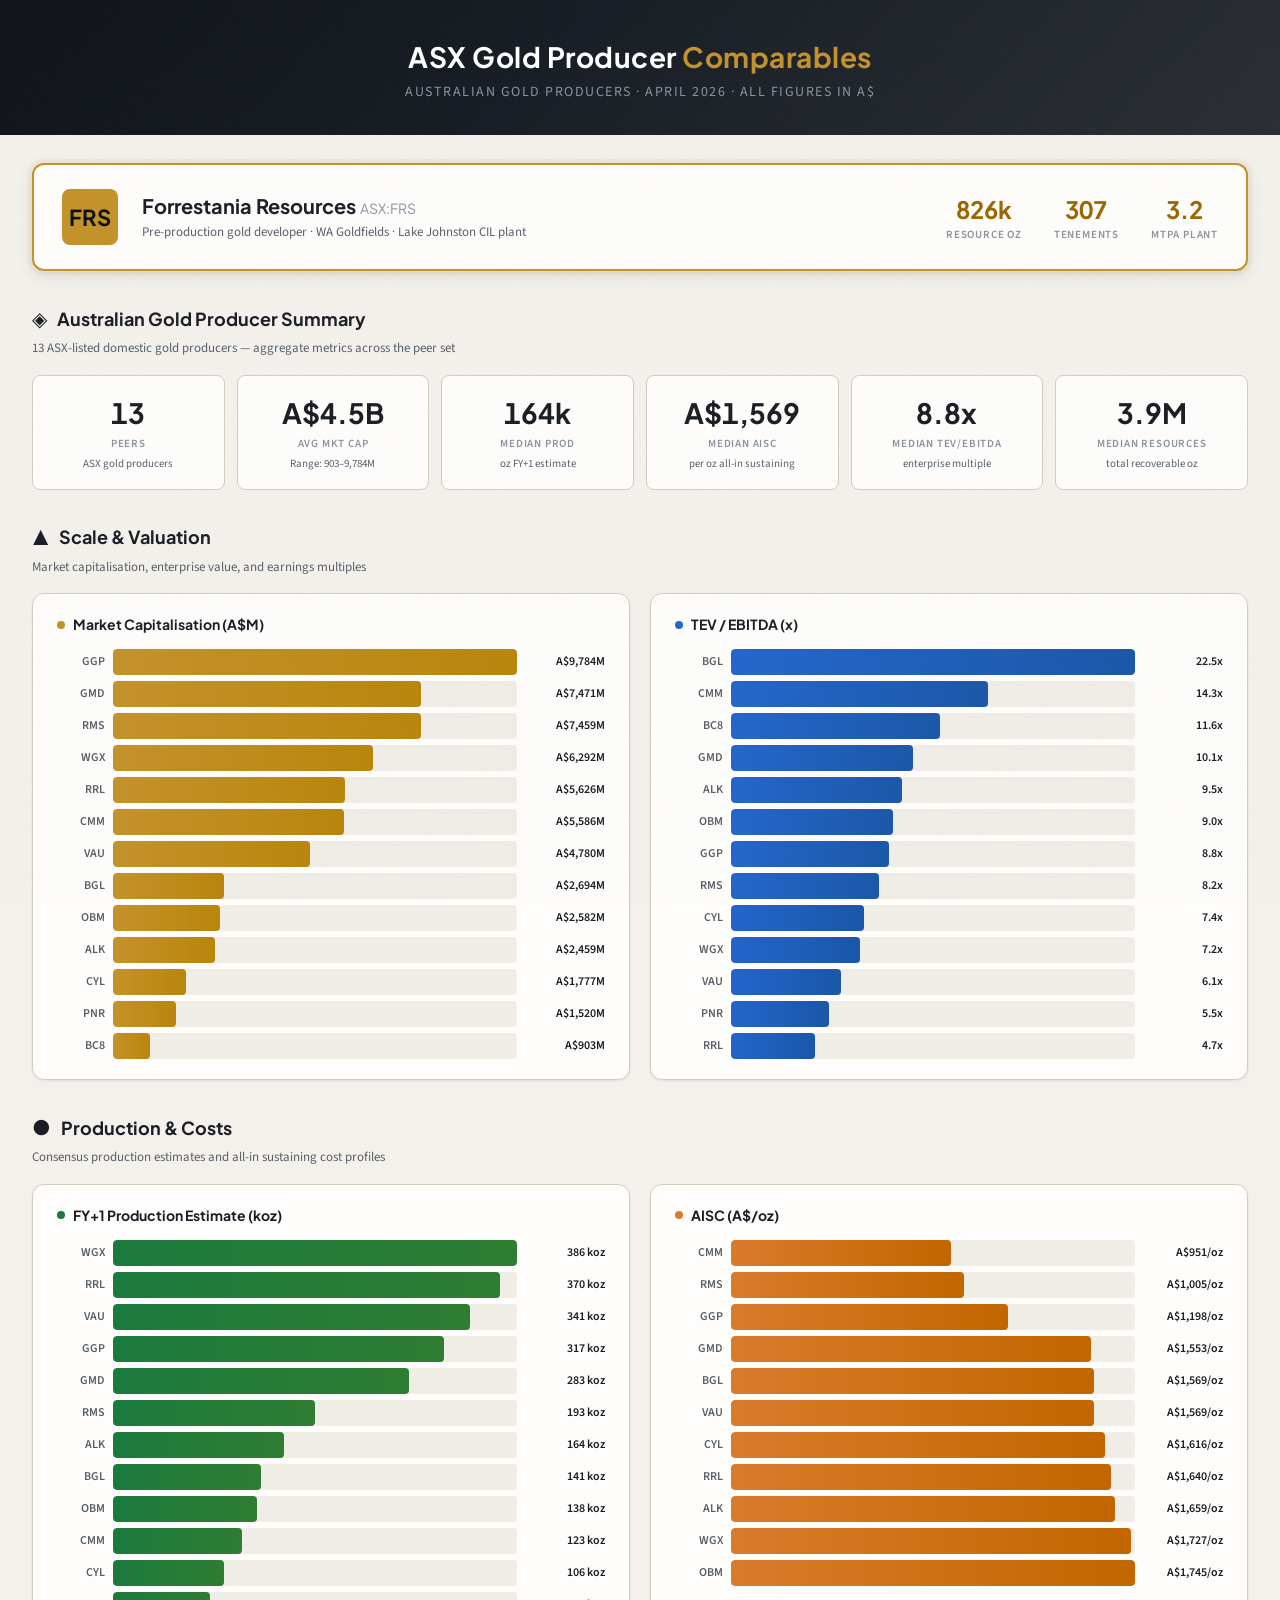
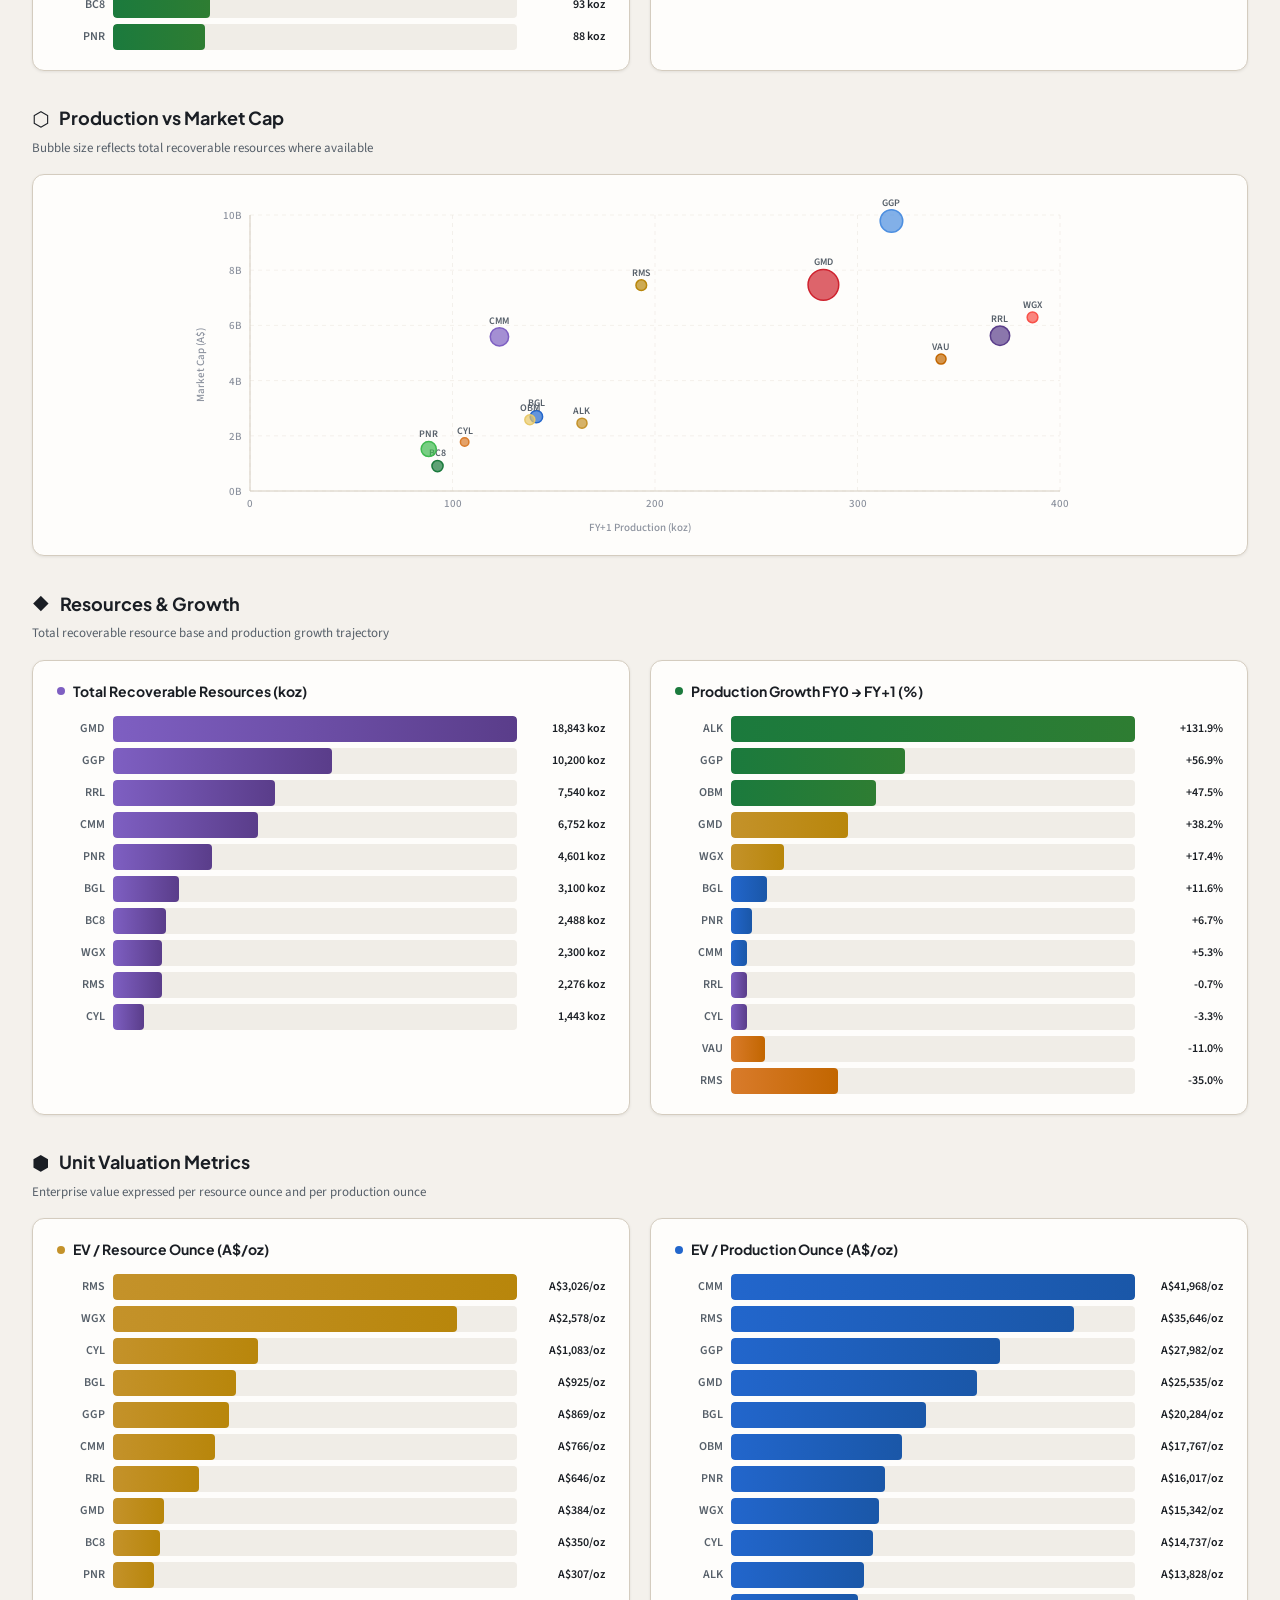
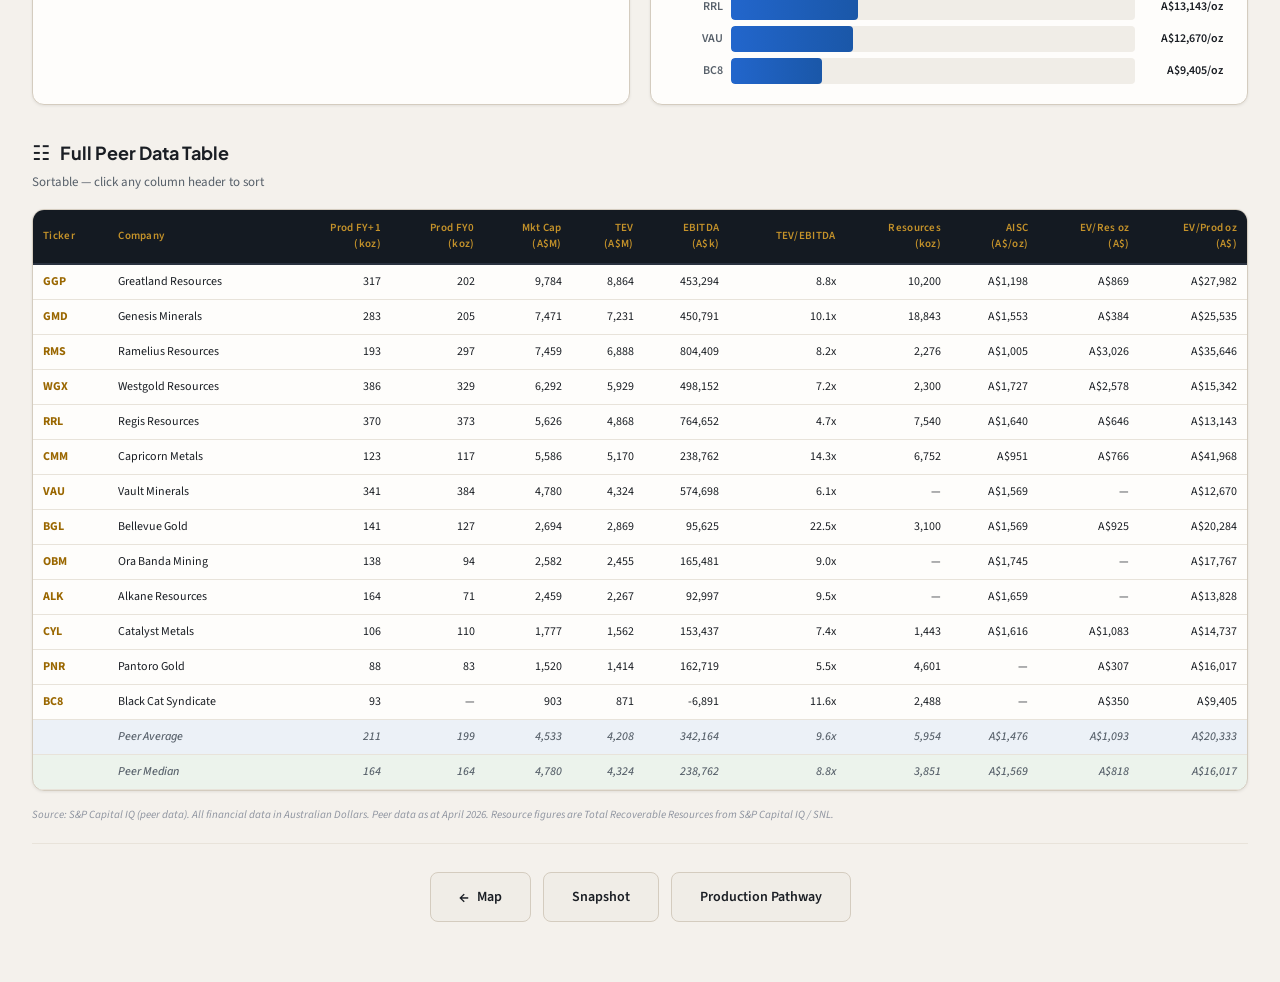
<file: frs_peer_comps.html>
<!DOCTYPE html>
<html lang="en">
<head>
<meta charset="UTF-8">
<meta name="viewport" content="width=device-width, initial-scale=1.0">
<title>FRS — ASX Gold Producer Comparables</title>
<script>document.documentElement.style.visibility='visible';</script>
<link rel="stylesheet" href="shared.css?v=20260417b">
<style>
body::after{content:'';position:fixed;inset:0;pointer-events:none;z-index:0;opacity:0.03;background-image:url("data:image/svg+xml,%3Csvg viewBox='0 0 256 256' xmlns='http://www.w3.org/2000/svg'%3E%3Cfilter id='n'%3E%3CfeTurbulence type='fractalNoise' baseFrequency='0.65' numOctaves='4' stitchTiles='stitch'/%3E%3C/filter%3E%3Crect width='256' height='256' filter='url(%23n)' opacity='1'/%3E%3C/svg%3E");background-repeat:repeat;background-size:256px 256px;}
.page-header::before{content:'';position:absolute;inset:0;pointer-events:none;opacity:0.05;background-image:url("data:image/svg+xml,%3Csvg viewBox='0 0 256 256' xmlns='http://www.w3.org/2000/svg'%3E%3Cfilter id='n'%3E%3CfeTurbulence type='fractalNoise' baseFrequency='0.8' numOctaves='3' stitchTiles='stitch'/%3E%3C/filter%3E%3Crect width='256' height='256' filter='url(%23n)' opacity='1'/%3E%3C/svg%3E");background-repeat:repeat;background-size:256px 256px;}
.chart-card{animation:fadeSlideUp 0.4s ease-out both;}
.chart-card:nth-child(2){animation-delay:80ms;}
.chart-card:nth-child(3){animation-delay:160ms;}
.chart-card:nth-child(4){animation-delay:240ms;}
html{height:100%}
body{
  background:var(--color-bg);
  min-height:100%;
  display:flex;
  flex-direction:column;
}

/* ── Header ── */
.page-header{
  background:linear-gradient(135deg,var(--color-dark-bg) 0%,var(--color-dark-surface) 50%,var(--color-dark-elevated) 100%);
  color:#fff;
  padding:36px 40px 32px;
  text-align:center;
  position:relative;
  overflow:hidden;
}
.page-header::after{
  content:'';
  position:absolute;
  inset:0;
  background:linear-gradient(135deg,transparent 40%,rgba(196,146,42,0.06) 100%);
  pointer-events:none;
}
.page-header h1{
  font-size:28px;font-weight:700;letter-spacing:0.5px;margin-bottom:4px;position:relative;z-index:1;
}
.page-header h1 span{color:var(--color-gold)}
.page-header .subtitle{
  font-size:14px;color:var(--color-dark-text-secondary);font-weight:400;letter-spacing:1.5px;text-transform:uppercase;position:relative;z-index:1;
}

/* ── Content ── */
.content{
  max-width:1280px;
  margin:0 auto;
  padding:28px 32px 60px;
  width:100%;
}

/* ── FRS Tile ── */
.frs-tile{
  background:var(--color-surface);
  border:2px solid var(--color-gold);
  border-radius:var(--radius-lg);
  padding:24px 28px;
  margin-bottom:32px;
  display:flex;
  align-items:center;
  gap:24px;
  box-shadow:0 0 0 4px var(--color-gold-subtle),var(--shadow-md);
}
.frs-tile .frs-logo{
  width:56px;height:56px;
  background:var(--color-gold);
  border-radius:var(--radius-md);
  display:flex;align-items:center;justify-content:center;
  font-family:var(--font-display);font-size:22px;font-weight:700;color:var(--color-dark-bg);
  flex-shrink:0;
}
.frs-tile .frs-info h2{
  font-family:var(--font-display);font-size:20px;font-weight:700;color:var(--color-text);margin-bottom:2px;
}
.frs-tile .frs-info p{
  font-size:13px;color:var(--color-text-secondary);
}
.frs-tile .frs-stats{
  margin-left:auto;
  display:flex;gap:32px;
}
.frs-tile .frs-stat{text-align:center}
.frs-tile .frs-stat .val{
  font-family:var(--font-display);font-size:24px;font-weight:700;color:var(--color-gold-text);
  font-variant-numeric:tabular-nums;
}
.frs-tile .frs-stat .lbl{
  font-size:11px;color:var(--color-text-muted);text-transform:uppercase;letter-spacing:0.8px;font-weight:600;
}

/* ── Section ── */
.section-title{
  font-family:var(--font-display);font-size:18px;font-weight:700;color:var(--color-text);
  margin:32px 0 6px;display:flex;align-items:center;gap:10px;
}
.section-title .icon{font-size:20px}
.section-desc{font-size:13px;color:var(--color-text-secondary);margin-bottom:16px}

/* ── Chart Cards ── */
.chart-grid{display:grid;grid-template-columns:1fr 1fr;gap:20px;margin-bottom:28px}
@media(max-width:900px){.chart-grid{grid-template-columns:1fr}}
.chart-card{
  background:var(--color-surface);
  border:1px solid var(--color-border);
  border-radius:var(--radius-lg);
  padding:20px 24px;
  box-shadow:var(--shadow-sm);
}
.chart-card.full{grid-column:1/-1}
.chart-card h3{
  font-family:var(--font-display);font-size:14px;font-weight:700;color:var(--color-text);margin-bottom:14px;
  display:flex;align-items:center;gap:8px;
}
.chart-card h3 .dot{width:8px;height:8px;border-radius:50%;flex-shrink:0}

/* ── Horizontal Bar Chart ── */
.hbar{display:flex;flex-direction:column;gap:6px}
.hbar-row{display:flex;align-items:center;gap:8px}
.hbar-label{
  width:48px;font-size:12px;font-weight:600;color:var(--color-text-secondary);text-align:right;
  font-variant-numeric:tabular-nums;flex-shrink:0;
}
.hbar-track{
  flex:1;height:26px;background:var(--color-surface-secondary);border-radius:var(--radius-sm);overflow:hidden;position:relative;
}
.hbar-fill{
  height:100%;border-radius:var(--radius-sm);display:flex;align-items:center;padding:0 8px;
  font-size:11px;font-weight:600;color:#fff;white-space:nowrap;
  transition:width 0.8s cubic-bezier(0.22,1,0.36,1);
}
.hbar-value{
  font-size:12px;font-weight:600;color:var(--color-text);width:80px;text-align:right;
  font-variant-numeric:tabular-nums;flex-shrink:0;
}

/* Bar Colors */
.bar-gold{background:linear-gradient(90deg,var(--color-gold),#B8860B)}
.bar-blue{background:linear-gradient(90deg,var(--color-phase-4),#1a57a8)}
.bar-green{background:linear-gradient(90deg,var(--color-success),#2e7d32)}
.bar-purple{background:linear-gradient(90deg,var(--color-phase-1),#5a3d8a)}
.bar-amber{background:linear-gradient(90deg,var(--color-warning),#c26600)}
.bar-red{background:linear-gradient(90deg,var(--color-error),#a11d28)}

/* ── Scatter Plot ── */
.scatter-container{position:relative;width:100%;height:340px}
.scatter-svg{width:100%;height:100%}
.scatter-dot{cursor:pointer;transition:r 0.15s ease}
.scatter-dot:hover{r:8}
.scatter-label{font-family:var(--font-body);font-size:10px;fill:var(--color-text-secondary);font-weight:600}
.scatter-axis{stroke:var(--color-border);stroke-width:1}
.scatter-grid{stroke:var(--color-border-subtle);stroke-width:0.5;stroke-dasharray:4 4}
.scatter-axis-label{font-family:var(--font-body);font-size:11px;fill:var(--color-text-muted);font-weight:500}
.scatter-tooltip{
  position:absolute;background:var(--color-dark-surface);color:var(--color-dark-text);
  border:1px solid var(--color-dark-border);border-radius:var(--radius-md);padding:10px 14px;
  font-size:12px;pointer-events:none;opacity:0;transition:opacity 0.15s;z-index:10;
  box-shadow:var(--shadow-lg);
}
.scatter-tooltip.show{opacity:1}
.scatter-tooltip .tt-ticker{font-weight:700;color:var(--color-gold);font-size:13px}
.scatter-tooltip .tt-row{display:flex;justify-content:space-between;gap:16px;margin-top:3px}
.scatter-tooltip .tt-val{font-weight:600;font-variant-numeric:tabular-nums}

/* ── Data Table ── */
.data-table-wrap{overflow-x:auto;border-radius:var(--radius-md)}
.data-table{width:100%;border-collapse:collapse;font-size:12px}
.data-table th{
  background:var(--color-dark-surface);color:var(--color-gold);
  padding:10px 10px;text-align:right;font-weight:600;white-space:nowrap;
  border-bottom:2px solid var(--color-dark-border);font-size:11px;letter-spacing:0.3px;
}
.data-table th:first-child,.data-table th:nth-child(2){text-align:left}
.data-table td{
  padding:8px 10px;text-align:right;border-bottom:1px solid var(--color-border-subtle);
  font-variant-numeric:tabular-nums;color:var(--color-text);
}
.data-table td:first-child,.data-table td:nth-child(2){text-align:left}
.data-table td:first-child{font-weight:700;color:var(--color-gold-text)}
.data-table tr:hover{background:var(--color-gold-subtle)}
.data-table .row-avg{background:var(--color-info-subtle);font-style:italic}
.data-table .row-avg td{color:var(--color-text-secondary);font-weight:500}
.data-table .row-med{background:var(--color-success-subtle);font-style:italic}
.data-table .row-med td{color:var(--color-text-secondary);font-weight:500}

/* ── Metric Summary Cards ── */
.metric-strip{display:grid;grid-template-columns:repeat(auto-fit,minmax(160px,1fr));gap:12px;margin-bottom:28px}
.metric-card{
  background:var(--color-surface);border:1px solid var(--color-border);border-radius:var(--radius-md);
  padding:16px;text-align:center;
}
.metric-card .mc-val{
  font-family:var(--font-display);font-size:28px;font-weight:700;color:var(--color-text);
  font-variant-numeric:tabular-nums;
}
.metric-card .mc-label{font-size:11px;color:var(--color-text-muted);text-transform:uppercase;letter-spacing:0.8px;margin-top:2px;font-weight:600}
.metric-card .mc-sub{font-size:11px;color:var(--color-text-secondary);margin-top:4px}

/* ── Footer Nav ── */
.footer-nav{
  display:flex;justify-content:center;gap:12px;padding:28px 0 0;
  border-top:1px solid var(--color-border-subtle);margin-top:20px;
}

/* ── Responsive ── */
@media(max-width:768px){
  .page-header{
    padding:20px 20px 18px;
    display:flex;flex-direction:column;align-items:center;gap:8px;
  }
  .page-header img{
    position:static !important;max-height:24px !important;height:24px !important;width:auto !important;
  }
  .page-header h1{font-size:20px}
  .page-header .subtitle{font-size:12px;letter-spacing:1px}
  .hbar{overflow-x:auto;-webkit-overflow-scrolling:touch}
  .data-table{min-width:600px;font-size:11px}
  .data-table th{font-size:10px;padding:8px 6px}
  .data-table td{font-size:11px;padding:6px 6px}
}
@media(max-width:640px){
  .frs-tile{flex-direction:column;text-align:center;padding:16px 14px}
  .frs-tile .frs-stats{margin-left:0;flex-wrap:wrap;justify-content:center;gap:16px}
  .content{padding:20px 16px 40px}
  .metric-strip{gap:8px}
  .metric-card{padding:12px 8px}
  .metric-card .mc-val{font-size:22px}
  .chart-card{padding:14px 12px}
}
</style>
</head>
<body>

<div class="page-header">
  <h1>ASX Gold Producer <span>Comparables</span></h1>
  <div class="subtitle">Australian Gold Producers &middot; April 2026 &middot; All figures in A$</div>
</div>

<div class="content">

  <!-- FRS Tile -->
  <div class="frs-tile">
    <div class="frs-logo">FRS</div>
    <div class="frs-info">
      <h2>Forrestania Resources <span style="color:var(--color-text-muted);font-weight:400;font-size:14px">ASX:FRS</span></h2>
      <p>Pre-production gold developer &middot; WA Goldfields &middot; Lake Johnston CIL plant</p>
    </div>
    <div class="frs-stats">
      <div class="frs-stat"><div class="val">826k</div><div class="lbl">Resource oz</div></div>
      <div class="frs-stat"><div class="val">307</div><div class="lbl">Tenements</div></div>
      <div class="frs-stat"><div class="val">3.2</div><div class="lbl">Mtpa Plant</div></div>
    </div>
  </div>

  <!-- Peer Summary Strip -->
  <div class="section-title"><span class="icon">&#x25C8;</span> Australian Gold Producer Summary</div>
  <div class="section-desc">13 ASX-listed domestic gold producers &mdash; aggregate metrics across the peer set</div>
  <div class="metric-strip" id="metricStrip"></div>

  <!-- Charts Row 1: Market Cap + TEV/EBITDA -->
  <div class="section-title"><span class="icon">&#x25B2;</span> Scale &amp; Valuation</div>
  <div class="section-desc">Market capitalisation, enterprise value, and earnings multiples</div>
  <div class="chart-grid">
    <div class="chart-card">
      <h3><span class="dot" style="background:var(--color-gold)"></span>Market Capitalisation (A$M)</h3>
      <div class="hbar" id="chartMktCap"></div>
    </div>
    <div class="chart-card">
      <h3><span class="dot" style="background:var(--color-phase-4)"></span>TEV / EBITDA (x)</h3>
      <div class="hbar" id="chartTevEbitda"></div>
    </div>
  </div>

  <!-- Charts Row 2: Production + AISC -->
  <div class="section-title"><span class="icon">&#x25CF;</span> Production &amp; Costs</div>
  <div class="section-desc">Consensus production estimates and all-in sustaining cost profiles</div>
  <div class="chart-grid">
    <div class="chart-card">
      <h3><span class="dot" style="background:var(--color-success)"></span>FY+1 Production Estimate (koz)</h3>
      <div class="hbar" id="chartProd"></div>
    </div>
    <div class="chart-card">
      <h3><span class="dot" style="background:var(--color-warning)"></span>AISC (A$/oz)</h3>
      <div class="hbar" id="chartAisc"></div>
    </div>
  </div>

  <!-- Scatter: Production vs Market Cap -->
  <div class="section-title"><span class="icon">&#x2B21;</span> Production vs Market Cap</div>
  <div class="section-desc">Bubble size reflects total recoverable resources where available</div>
  <div class="chart-grid">
    <div class="chart-card full">
      <div class="scatter-container" id="scatterProdMcap">
        <div class="scatter-tooltip" id="scatterTooltip"></div>
      </div>
    </div>
  </div>

  <!-- Charts Row 3: Resources + Growth -->
  <div class="section-title"><span class="icon">&#x25C6;</span> Resources &amp; Growth</div>
  <div class="section-desc">Total recoverable resource base and production growth trajectory</div>
  <div class="chart-grid">
    <div class="chart-card">
      <h3><span class="dot" style="background:var(--color-phase-1)"></span>Total Recoverable Resources (koz)</h3>
      <div class="hbar" id="chartResources"></div>
    </div>
    <div class="chart-card">
      <h3><span class="dot" style="background:var(--color-success)"></span>Production Growth FY0 &rarr; FY+1 (%)</h3>
      <div class="hbar" id="chartGrowth"></div>
    </div>
  </div>

  <!-- EV per Resource Ounce + EV per Production Ounce -->
  <div class="section-title"><span class="icon">&#x2B22;</span> Unit Valuation Metrics</div>
  <div class="section-desc">Enterprise value expressed per resource ounce and per production ounce</div>
  <div class="chart-grid">
    <div class="chart-card">
      <h3><span class="dot" style="background:var(--color-gold)"></span>EV / Resource Ounce (A$/oz)</h3>
      <div class="hbar" id="chartEvRes"></div>
    </div>
    <div class="chart-card">
      <h3><span class="dot" style="background:var(--color-phase-4)"></span>EV / Production Ounce (A$/oz)</h3>
      <div class="hbar" id="chartEvProd"></div>
    </div>
  </div>

  <!-- Full Data Table -->
  <div class="section-title"><span class="icon">&#x2637;</span> Full Peer Data Table</div>
  <div class="section-desc">Sortable &mdash; click any column header to sort</div>
  <div class="chart-card full" style="padding:0;overflow:hidden">
    <div class="data-table-wrap">
      <table class="data-table" id="peerTable">
        <thead><tr>
          <th data-key="ticker">Ticker</th>
          <th data-key="name">Company</th>
          <th data-key="prodFY1">Prod FY+1<br>(koz)</th>
          <th data-key="prodFY0">Prod FY0<br>(koz)</th>
          <th data-key="mktCap">Mkt Cap<br>(A$M)</th>
          <th data-key="tev">TEV<br>(A$M)</th>
          <th data-key="ebitda">EBITDA<br>(A$k)</th>
          <th data-key="tevEbitda">TEV/EBITDA</th>
          <th data-key="resources">Resources<br>(koz)</th>
          <th data-key="aisc">AISC<br>(A$/oz)</th>
          <th data-key="evRes">EV/Res oz<br>(A$)</th>
          <th data-key="evProd">EV/Prod oz<br>(A$)</th>
        </tr></thead>
        <tbody id="peerTableBody"></tbody>
      </table>
    </div>
  </div>

  <div class="footnote" style="font-size:11px;color:var(--color-text-muted);margin-top:16px;font-style:italic">
    Source: S&amp;P Capital IQ (peer data). All financial data in Australian Dollars. Peer data as at April 2026.
    Resource figures are Total Recoverable Resources from S&amp;P Capital IQ / SNL.
  </div>

  <!-- Footer Nav -->
  <div class="footer-nav">
    <a class="nav-btn secondary" href="frs_tenement_timeline_map.html"><span class="btn-icon">&larr;</span> Map</a>
    <a class="nav-btn secondary" href="frs_company_snapshot.html">Snapshot</a>
    <a class="nav-btn secondary" href="frs_resource_growth.html">Production Pathway</a>
  </div>
</div>

<script>
// ── Data ──
const peers = [
  {ticker:"ALK",name:"Alkane Resources",prodFY1:163.95,prodFY0:70.70,mktCap:2459.17,tev:2267.1,ebitda:92997,tevEbitda:9.53,resources:null,aisc:1659},
  {ticker:"BGL",name:"Bellevue Gold",prodFY1:141.43,prodFY0:126.68,mktCap:2694.09,tev:2868.7,ebitda:95625,tevEbitda:22.46,resources:3100,aisc:1569},
  {ticker:"BC8",name:"Black Cat Syndicate",prodFY1:92.60,prodFY0:null,mktCap:903.06,tev:870.9,ebitda:-6891,tevEbitda:11.64,resources:2488,aisc:null},
  {ticker:"CMM",name:"Capricorn Metals",prodFY1:123.18,prodFY0:117.02,mktCap:5586.27,tev:5169.6,ebitda:238762,tevEbitda:14.27,resources:6752,aisc:951},
  {ticker:"CYL",name:"Catalyst Metals",prodFY1:106.00,prodFY0:109.67,mktCap:1777.04,tev:1562.1,ebitda:153437,tevEbitda:7.41,resources:1443,aisc:1616},
  {ticker:"GMD",name:"Genesis Minerals",prodFY1:283.16,prodFY0:204.85,mktCap:7470.83,tev:7230.6,ebitda:450791,tevEbitda:10.13,resources:18843,aisc:1553},
  {ticker:"GGP",name:"Greatland Resources",prodFY1:316.77,prodFY0:201.83,mktCap:9784.06,tev:8864.0,ebitda:453294,tevEbitda:8.79,resources:10200,aisc:1198},
  {ticker:"OBM",name:"Ora Banda Mining",prodFY1:138.20,prodFY0:93.70,mktCap:2582.48,tev:2455.4,ebitda:165481,tevEbitda:8.98,resources:null,aisc:1745},
  {ticker:"PNR",name:"Pantoro Gold",prodFY1:88.26,prodFY0:82.75,mktCap:1520.48,tev:1413.7,ebitda:162719,tevEbitda:5.45,resources:4601,aisc:null},
  {ticker:"RMS",name:"Ramelius Resources",prodFY1:193.23,prodFY0:297.34,mktCap:7458.51,tev:6887.8,ebitda:804409,tevEbitda:8.21,resources:2276,aisc:1005},
  {ticker:"RRL",name:"Regis Resources",prodFY1:370.37,prodFY0:372.83,mktCap:5626.38,tev:4867.6,ebitda:764652,tevEbitda:4.69,resources:7540,aisc:1640},
  {ticker:"VAU",name:"Vault Minerals",prodFY1:341.25,prodFY0:383.53,mktCap:4779.69,tev:4323.8,ebitda:574698,tevEbitda:6.14,resources:null,aisc:1569},
  {ticker:"WGX",name:"Westgold Resources",prodFY1:386.43,prodFY0:329.10,mktCap:6291.84,tev:5928.6,ebitda:498152,tevEbitda:7.18,resources:2300,aisc:1727}
];

// Derived metrics
peers.forEach(p => {
  p.evRes = p.resources ? Math.round(p.tev / p.resources * 1000) : null;
  p.evProd = p.prodFY1 ? Math.round(p.tev / p.prodFY1 * 1000) : null;
  p.growth = (p.prodFY0 && p.prodFY1) ? +((p.prodFY1 / p.prodFY0 - 1) * 100).toFixed(1) : null;
});

// ── Helpers ──
const fmt = (v, d=0) => v == null ? '—' : v.toLocaleString('en-AU',{maximumFractionDigits:d,minimumFractionDigits:d});
const fmtD = (v) => v == null ? '—' : '$'+v.toLocaleString('en-AU',{maximumFractionDigits:0});

function avg(arr) { return arr.length ? arr.reduce((s,v)=>s+v,0)/arr.length : 0; }
function med(arr) {
  if(!arr.length) return 0;
  const s = [...arr].sort((a,b)=>a-b);
  const m = Math.floor(s.length/2);
  return s.length%2 ? s[m] : (s[m-1]+s[m])/2;
}

// Color assignment by rank position
const barColors = ['bar-green','bar-gold','bar-blue','bar-purple','bar-amber'];
function pickColor(i, n) { return barColors[Math.floor(i / n * barColors.length)] || 'bar-blue'; }

// ── Metric Strip ──
const strip = document.getElementById('metricStrip');
const allMktCap = peers.map(p=>p.mktCap);
const allProd = peers.map(p=>p.prodFY1);
const allAisc = peers.filter(p=>p.aisc).map(p=>p.aisc);
const allTevEb = peers.map(p=>p.tevEbitda);
const allRes = peers.filter(p=>p.resources).map(p=>p.resources);

strip.innerHTML = [
  {val:'13',label:'Peers',sub:'ASX gold producers'},
  {val:'A$'+fmt(avg(allMktCap)/1000,1)+'B',label:'Avg Mkt Cap',sub:'Range: '+fmt(Math.min(...allMktCap),0)+'–'+fmt(Math.max(...allMktCap),0)+'M'},
  {val:fmt(med(allProd),0)+'k',label:'Median Prod',sub:'oz FY+1 estimate'},
  {val:'A$'+fmt(med(allAisc),0),label:'Median AISC',sub:'per oz all-in sustaining'},
  {val:fmt(med(allTevEb),1)+'x',label:'Median TEV/EBITDA',sub:'enterprise multiple'},
  {val:fmt(med(allRes)/1000,1)+'M',label:'Median Resources',sub:'total recoverable oz'}
].map(m=>`<div class="metric-card"><div class="mc-val">${m.val}</div><div class="mc-label">${m.label}</div><div class="mc-sub">${m.sub}</div></div>`).join('');

// ── Horizontal Bar Builder ──
function buildBars(containerId, data, valueFn, formatFn, colorClass, sortDir='desc') {
  const el = document.getElementById(containerId);
  const items = data.filter(d => valueFn(d) != null).map(d => ({ticker:d.ticker, val:valueFn(d)}));
  items.sort((a,b) => sortDir==='desc' ? b.val-a.val : a.val-b.val);
  const maxVal = Math.max(...items.map(d=>Math.abs(d.val)), 1);

  el.innerHTML = items.map((d,i) => {
    const pct = Math.max(Math.abs(d.val)/maxVal*100, 2);
    const color = colorClass || pickColor(i, items.length);
    return `<div class="hbar-row">
      <div class="hbar-label">${d.ticker}</div>
      <div class="hbar-track"><div class="hbar-fill ${color}" style="width:${pct}%"></div></div>
      <div class="hbar-value">${formatFn(d.val)}</div>
    </div>`;
  }).join('');
}

// Build all bar charts
buildBars('chartMktCap', peers, p=>p.mktCap, v=>'A$'+fmt(v,0)+'M', 'bar-gold');
buildBars('chartTevEbitda', peers, p=>p.tevEbitda, v=>fmt(v,1)+'x', 'bar-blue');
buildBars('chartProd', peers, p=>p.prodFY1, v=>fmt(v,0)+' koz', 'bar-green');
buildBars('chartAisc', peers, p=>p.aisc, v=>'A$'+fmt(v,0)+'/oz', 'bar-amber', 'asc');
buildBars('chartResources', peers, p=>p.resources, v=>fmt(v,0)+' koz', 'bar-purple');
buildBars('chartGrowth', peers, p=>p.growth, v=>(v>0?'+':'')+fmt(v,1)+'%', null);
buildBars('chartEvRes', peers, p=>p.evRes, v=>'A$'+fmt(v,0)+'/oz', 'bar-gold');
buildBars('chartEvProd', peers, p=>p.evProd, v=>'A$'+fmt(v,0)+'/oz', 'bar-blue');

// ── Scatter Plot ──
requestAnimationFrame(function(){
  const container = document.getElementById('scatterProdMcap');
  const tooltip = document.getElementById('scatterTooltip');
  const W = 900, H = 340;
  const pad = {top:20,right:30,bottom:44,left:60};
  const pw = W-pad.left-pad.right, ph = H-pad.top-pad.bottom;

  const xVals = peers.map(p=>p.prodFY1);
  const yVals = peers.map(p=>p.mktCap);
  const xMin = 0, xMax = Math.ceil(Math.max(...xVals)/50)*50;
  const yMin = 0, yMax = Math.ceil(Math.max(...yVals)/1000)*1000;

  const sx = v => pad.left + (v-xMin)/(xMax-xMin)*pw;
  const sy = v => pad.top + ph - (v-yMin)/(yMax-yMin)*ph;

  let svg = `<svg class="scatter-svg" viewBox="0 0 ${W} ${H}" preserveAspectRatio="xMidYMid meet">`;

  // Grid lines
  for(let i=0;i<=5;i++){
    const y = pad.top + ph/5*i;
    const yv = yMax - (yMax-yMin)/5*i;
    svg+=`<line x1="${pad.left}" y1="${y}" x2="${W-pad.right}" y2="${y}" class="scatter-grid"/>`;
    svg+=`<text x="${pad.left-8}" y="${y+4}" class="scatter-axis-label" text-anchor="end">${(yv/1000).toFixed(0)}B</text>`;
  }
  for(let i=0;i<=4;i++){
    const x = pad.left + pw/4*i;
    const xv = xMin + (xMax-xMin)/4*i;
    svg+=`<line x1="${x}" y1="${pad.top}" x2="${x}" y2="${H-pad.bottom}" class="scatter-grid"/>`;
    svg+=`<text x="${x}" y="${H-pad.bottom+16}" class="scatter-axis-label" text-anchor="middle">${xv.toFixed(0)}</text>`;
  }

  // Axes
  svg+=`<line x1="${pad.left}" y1="${H-pad.bottom}" x2="${W-pad.right}" y2="${H-pad.bottom}" class="scatter-axis"/>`;
  svg+=`<line x1="${pad.left}" y1="${pad.top}" x2="${pad.left}" y2="${H-pad.bottom}" class="scatter-axis"/>`;
  svg+=`<text x="${W/2}" y="${H-4}" class="scatter-axis-label" text-anchor="middle">FY+1 Production (koz)</text>`;
  svg+=`<text x="14" y="${H/2}" class="scatter-axis-label" text-anchor="middle" transform="rotate(-90,14,${H/2})">Market Cap (A$)</text>`;

  // Dots
  const colors = ['#C4922A','#2266CC','#1B7A3D','#7E5FC2','#D97B2B','#CF222E','#4D8FE0','#E8C868','#3FB950','#B8860B','#5a3d8a','#c26600','#F85149'];
  peers.forEach((p,i) => {
    const cx = sx(p.prodFY1), cy = sy(p.mktCap);
    const r = p.resources ? Math.max(4, Math.min(18, Math.sqrt(p.resources/80))) : 5;
    svg+=`<circle cx="${cx}" cy="${cy}" r="${r}" fill="${colors[i%colors.length]}" fill-opacity="0.7" stroke="${colors[i%colors.length]}" stroke-width="1.5" class="scatter-dot" data-i="${i}"/>`;
    svg+=`<text x="${cx}" y="${cy-r-4}" class="scatter-label" text-anchor="middle">${p.ticker}</text>`;
  });

  svg+=`</svg>`;
  container.insertAdjacentHTML('afterbegin', svg);

  // Tooltip
  container.addEventListener('mouseover', e => {
    const dot = e.target.closest('.scatter-dot');
    if(!dot) { tooltip.classList.remove('show'); return; }
    const p = peers[dot.dataset.i];
    tooltip.innerHTML = `<div class="tt-ticker">${p.ticker} — ${p.name}</div>
      <div class="tt-row"><span>Mkt Cap</span><span class="tt-val">A$${fmt(p.mktCap,0)}M</span></div>
      <div class="tt-row"><span>Prod FY+1</span><span class="tt-val">${fmt(p.prodFY1,0)} koz</span></div>
      <div class="tt-row"><span>TEV/EBITDA</span><span class="tt-val">${fmt(p.tevEbitda,1)}x</span></div>
      ${p.resources?`<div class="tt-row"><span>Resources</span><span class="tt-val">${fmt(p.resources,0)} koz</span></div>`:''}
      ${p.aisc?`<div class="tt-row"><span>AISC</span><span class="tt-val">A$${fmt(p.aisc,0)}/oz</span></div>`:''}`;
    tooltip.classList.add('show');
    const rect = container.getBoundingClientRect();
    const cx = +dot.getAttribute('cx'), cy = +dot.getAttribute('cy');
    tooltip.style.left = Math.min(cx+12, rect.width-200) + 'px';
    tooltip.style.top = Math.max(cy-80, 4) + 'px';
  });
  container.addEventListener('mouseleave', () => tooltip.classList.remove('show'));
});

// ── Sortable Data Table ──
let sortKey = 'mktCap', sortAsc = false;

function renderTable() {
  const sorted = [...peers].sort((a,b) => {
    let va = a[sortKey], vb = b[sortKey];
    if(va == null) return 1; if(vb == null) return -1;
    if(typeof va === 'string') return sortAsc ? va.localeCompare(vb) : vb.localeCompare(va);
    return sortAsc ? va-vb : vb-va;
  });

  const tbody = document.getElementById('peerTableBody');
  tbody.innerHTML = sorted.map(p => `<tr>
    <td>${p.ticker}</td>
    <td>${p.name}</td>
    <td>${fmt(p.prodFY1,0)}</td>
    <td>${p.prodFY0 != null ? fmt(p.prodFY0,0) : '—'}</td>
    <td>${fmt(p.mktCap,0)}</td>
    <td>${fmt(p.tev,0)}</td>
    <td>${fmt(p.ebitda,0)}</td>
    <td>${fmt(p.tevEbitda,1)}x</td>
    <td>${p.resources ? fmt(p.resources,0) : '—'}</td>
    <td>${p.aisc ? 'A$'+fmt(p.aisc,0) : '—'}</td>
    <td>${p.evRes ? 'A$'+fmt(p.evRes,0) : '—'}</td>
    <td>${p.evProd ? 'A$'+fmt(p.evProd,0) : '—'}</td>
  </tr>`).join('');

  // Avg row
  const avgRow = (key, vals) => vals.length ? avg(vals) : null;
  const medRow = (key, vals) => vals.length ? med(vals) : null;
  const keys = ['prodFY1','prodFY0','mktCap','tev','ebitda','tevEbitda','resources','aisc','evRes','evProd'];
  const avgVals = keys.map(k => {const v=peers.filter(p=>p[k]!=null).map(p=>p[k]); return v.length?avg(v):null;});
  const medVals = keys.map(k => {const v=peers.filter(p=>p[k]!=null).map(p=>p[k]); return v.length?med(v):null;});

  const fmtCell = (v,k) => {
    if(v==null) return '—';
    if(k==='tevEbitda') return fmt(v,1)+'x';
    if(k==='aisc'||k==='evRes'||k==='evProd') return 'A$'+fmt(v,0);
    return fmt(v,0);
  };

  tbody.innerHTML += `<tr class="row-avg"><td></td><td>Peer Average</td>${keys.map((k,i)=>`<td>${fmtCell(avgVals[i],k)}</td>`).join('')}</tr>`;
  tbody.innerHTML += `<tr class="row-med"><td></td><td>Peer Median</td>${keys.map((k,i)=>`<td>${fmtCell(medVals[i],k)}</td>`).join('')}</tr>`;
}

renderTable();

// Sort on header click
document.querySelectorAll('#peerTable th[data-key]').forEach(th => {
  th.style.cursor = 'pointer';
  th.addEventListener('click', () => {
    const key = th.dataset.key;
    if(sortKey === key) sortAsc = !sortAsc;
    else { sortKey = key; sortAsc = false; }
    document.querySelectorAll('#peerTable th').forEach(h => h.style.borderBottom = '2px solid var(--color-dark-border)');
    th.style.borderBottom = '2px solid var(--color-gold)';
    renderTable();
  });
});

// ── Animate bars on scroll ──
const observer = new IntersectionObserver(entries => {
  entries.forEach(e => {
    if(e.isIntersecting) {
      e.target.querySelectorAll('.hbar-fill').forEach((bar,i) => {
        const w = bar.style.width;
        bar.style.width = '0%';
        setTimeout(() => bar.style.width = w, i * 40);
      });
      observer.unobserve(e.target);
    }
  });
}, {threshold:0.2});
document.querySelectorAll('.hbar').forEach(el => observer.observe(el));
</script>
</body>
</html>
</file>
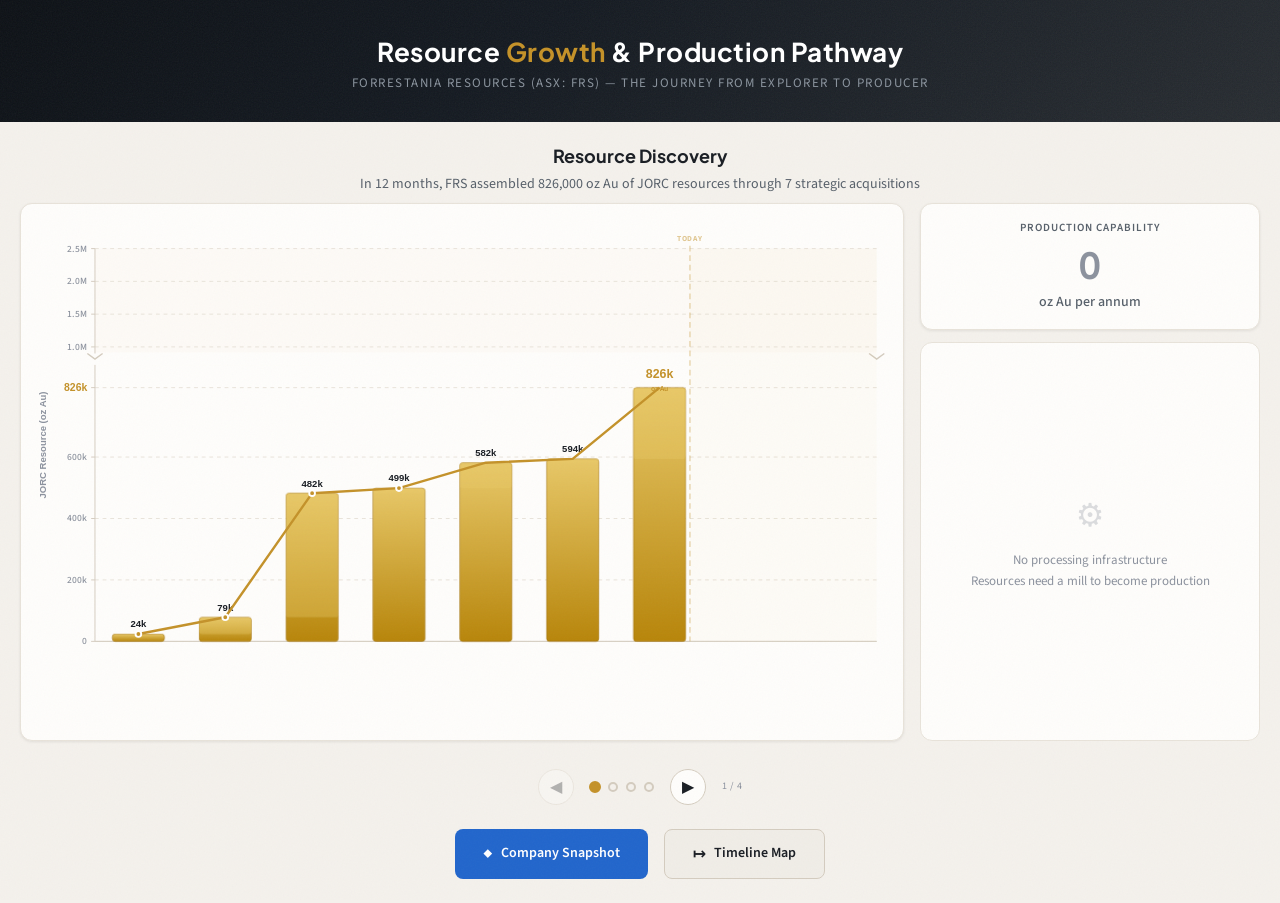
<file: frs_resource_growth.html>
<!DOCTYPE html>
<html lang="en">
<head>
<meta charset="UTF-8">
<meta name="viewport" content="width=device-width, initial-scale=1.0">
<title>Forrestania Resources – Resource Growth</title>
<script>document.documentElement.style.visibility='visible';</script>
<link rel="stylesheet" href="shared.css?v=20260417b">
<style>
body::after{content:'';position:fixed;inset:0;pointer-events:none;z-index:0;opacity:0.03;background-image:url("data:image/svg+xml,%3Csvg viewBox='0 0 256 256' xmlns='http://www.w3.org/2000/svg'%3E%3Cfilter id='n'%3E%3CfeTurbulence type='fractalNoise' baseFrequency='0.65' numOctaves='4' stitchTiles='stitch'/%3E%3C/filter%3E%3Crect width='256' height='256' filter='url(%23n)' opacity='1'/%3E%3C/svg%3E");background-repeat:repeat;background-size:256px 256px;}
.page-header::before{content:'';position:absolute;inset:0;pointer-events:none;opacity:0.05;background-image:url("data:image/svg+xml,%3Csvg viewBox='0 0 256 256' xmlns='http://www.w3.org/2000/svg'%3E%3Cfilter id='n'%3E%3CfeTurbulence type='fractalNoise' baseFrequency='0.8' numOctaves='3' stitchTiles='stitch'/%3E%3C/filter%3E%3Crect width='256' height='256' filter='url(%23n)' opacity='1'/%3E%3C/svg%3E");background-repeat:repeat;background-size:256px 256px;}
.mill-card{animation:fadeSlideUp 0.4s ease-out both;}
.mill-card:nth-child(2){animation-delay:80ms;}
.mill-card:nth-child(3){animation-delay:160ms;}
.mill-card:nth-child(4){animation-delay:240ms;}
html{height:100%}
body{background:var(--color-bg);min-height:100%;display:flex;flex-direction:column}

/* ── Header ── */
.page-header{
  background:linear-gradient(135deg,var(--color-dark-bg) 0%,var(--color-dark-surface) 50%,var(--color-dark-elevated) 100%);
  color:#fff;padding:32px 40px 28px;text-align:center;position:relative;overflow:hidden;
}
.page-header::after{content:'';position:absolute;inset:0;background:linear-gradient(135deg,transparent 40%,rgba(196,146,42,0.06) 100%);pointer-events:none}
.page-header h1{font-size:26px;font-weight:700;letter-spacing:0.5px;margin-bottom:3px;position:relative;z-index:1}
.page-header h1 span{color:var(--color-gold)}
.page-header .subtitle{font-size:13px;color:var(--color-dark-text-secondary);font-weight:400;letter-spacing:1.5px;text-transform:uppercase;position:relative;z-index:1}

/* ── Narrative ── */
.narrative{
  text-align:center;padding:var(--space-5) var(--space-6) var(--space-2);max-width:900px;margin:0 auto;
}
.step-title{
  font-family:var(--font-display);font-size:18px;font-weight:700;color:var(--color-text);
  margin-bottom:4px;transition:all 0.35s ease;
}
.step-desc{
  font-family:var(--font-body);font-size:14px;color:var(--color-text-secondary);line-height:1.6;
  transition:all 0.35s ease;
}

/* ── Main Layout ── */
.main-grid{
  display:grid;grid-template-columns:1fr 340px;gap:var(--space-4);
  padding:0 var(--space-5) var(--space-3);max-width:1300px;margin:0 auto;width:100%;
  min-height:480px;
}

/* ── Chart Panel (left) ── */
.chart-panel{
  background:var(--color-surface);border:1px solid var(--color-border-subtle);
  border-radius:var(--radius-lg);box-shadow:var(--shadow-sm);
  padding:var(--space-4) var(--space-3) var(--space-2);overflow:hidden;
}
.chart-panel svg{width:100%;height:auto;display:block;min-height:380px}

/* ── Pathway Panel (right) ── */
.pathway-panel{
  display:flex;flex-direction:column;gap:var(--space-3);
}

/* ── Production Counter ── */
.prod-counter{
  background:var(--color-surface);border:1px solid var(--color-border-subtle);
  border-radius:var(--radius-lg);padding:var(--space-4);text-align:center;
  box-shadow:var(--shadow-sm);
}
.prod-counter .counter-label{font-family:var(--font-body);font-size:11px;font-weight:600;letter-spacing:1px;text-transform:uppercase;color:var(--color-text-secondary);margin-bottom:2px}
.prod-counter .counter-value{font-family:var(--font-display);font-size:36px;font-weight:700;color:var(--color-text);transition:all 0.5s ease;font-variant-numeric:tabular-nums}
.prod-counter .counter-unit{font-family:var(--font-body);font-size:14px;color:var(--color-text-secondary);font-weight:500}
.prod-counter[data-val="0"] .counter-value{color:var(--color-text-muted)}

/* ── Mill Card ── */
.mill-card{
  background:var(--color-surface);border:1px solid var(--color-border-subtle);
  border-radius:var(--radius-lg);padding:var(--space-4);position:relative;
  box-shadow:var(--shadow-sm);
  opacity:0;transform:translateY(16px);
  transition:opacity 0.45s ease,transform 0.45s ease;
}
.mill-card.visible{opacity:1;transform:translateY(0)}
.mill-card .mill-stripe{position:absolute;top:0;left:0;right:0;height:4px;border-radius:var(--radius-lg) var(--radius-lg) 0 0}
.mill-card.confirmed .mill-stripe{background:var(--color-phase-4)}
.mill-card.potential{border-style:dashed}
.mill-card.potential .mill-stripe{background:var(--color-phase-2)}
.mill-card .mill-name{font-family:var(--font-display);font-size:14px;font-weight:700;color:var(--color-text);margin-top:4px}
.mill-card .mill-badge{display:inline-block;font-size:9px;font-weight:700;padding:2px 8px;border-radius:10px;margin-left:6px;vertical-align:middle}
.mill-card.confirmed .mill-badge{background:rgba(34,102,204,0.1);color:var(--color-phase-4)}
.mill-card.potential .mill-badge{background:rgba(27,122,61,0.1);color:var(--color-phase-2)}
.mill-card .mill-specs{font-size:12px;color:var(--color-text-secondary);line-height:1.6;margin-top:4px}
.mill-card .mill-prod{font-family:var(--font-display);font-size:22px;font-weight:700;margin-top:8px}
.mill-card.confirmed .mill-prod{color:var(--color-phase-4)}
.mill-card.potential .mill-prod{color:var(--color-phase-2)}
.mill-card .mill-prod-unit{font-family:var(--font-body);font-size:12px;font-weight:500;color:var(--color-text-secondary)}

/* ── Bounty Feed Card ── */
.feed-card{
  background:var(--color-surface-secondary);border:1px dashed var(--color-border);
  border-radius:var(--radius-lg);padding:var(--space-3) var(--space-4);
  opacity:0;transform:translateY(16px);
  transition:opacity 0.45s ease,transform 0.45s ease;
}
.feed-card.visible{opacity:1;transform:translateY(0)}
.feed-card .feed-title{font-family:var(--font-display);font-size:13px;font-weight:700;color:var(--color-text)}
.feed-card .feed-detail{font-size:12px;color:var(--color-text-secondary);line-height:1.5;margin-top:3px}
.feed-card .feed-arrow{font-size:11px;color:var(--color-gold-text);font-weight:600;margin-top:6px}

/* ── No Infra placeholder ── */
.no-infra{
  flex:1;display:flex;align-items:center;justify-content:center;
  background:var(--color-surface);border:1px solid var(--color-border-subtle);
  border-radius:var(--radius-lg);
  transition:opacity 0.3s ease;
}
.no-infra p{font-size:13px;color:var(--color-text-muted);text-align:center;padding:var(--space-6);line-height:1.6}
.no-infra .big-icon{font-size:32px;display:block;margin-bottom:8px;opacity:0.3}

/* ── Step Controls ── */
.step-controls{
  display:flex;align-items:center;justify-content:center;gap:var(--space-4);
  padding:var(--space-4) var(--space-6);
}
.step-btn{
  width:36px;height:36px;border-radius:50%;border:1px solid var(--color-border);
  background:var(--color-surface);color:var(--color-text);cursor:pointer;
  display:flex;align-items:center;justify-content:center;font-size:16px;
  transition:all var(--transition-fast);
}
.step-btn:hover{background:var(--color-surface-secondary);border-color:var(--color-gold)}
.step-btn:disabled{opacity:0.3;cursor:default;border-color:var(--color-border)}
.step-dots{display:flex;gap:var(--space-2);align-items:center}
.step-dot{
  width:10px;height:10px;border-radius:50%;border:2px solid var(--color-border);
  background:transparent;cursor:pointer;transition:all 0.25s ease;padding:0;
}
.step-dot.active{background:var(--color-gold);border-color:var(--color-gold);transform:scale(1.2)}
.step-dot:hover{border-color:var(--color-gold)}
.step-label{font-family:var(--font-body);font-size:10px;color:var(--color-text-muted);letter-spacing:0.5px}

/* ── Bottom Nav ── */
.bottom-nav{display:flex;justify-content:center;gap:var(--space-4);padding:var(--space-2) var(--space-6) var(--space-6)}

/* ── Tooltip ── */
.chart-tooltip{
  position:fixed;pointer-events:none;background:var(--color-dark-surface);color:var(--color-dark-text);
  border:1px solid var(--color-dark-border);border-radius:var(--radius-md);
  padding:10px 14px;font-family:var(--font-body);font-size:12px;line-height:1.6;
  box-shadow:var(--shadow-lg);z-index:100;opacity:0;transition:opacity 0.15s ease;max-width:260px;
}
.chart-tooltip.visible{opacity:1}
.chart-tooltip .tt-date{font-weight:600;color:var(--color-gold-light)}
.chart-tooltip .tt-oz{font-family:var(--font-display);font-size:16px;font-weight:700;color:#fff}
.chart-tooltip .tt-add{color:var(--color-dark-text-secondary);margin-top:2px}

/* ── Bar Animations ── */
@keyframes bar-grow{from{transform:scaleY(0)}to{transform:scaleY(1)}}
@keyframes fade-in{from{opacity:0}to{opacity:1}}
@keyframes line-draw{from{stroke-dashoffset:4000}to{stroke-dashoffset:0}}
.bar-anim{transform-origin:bottom center;transform:scaleY(0)}
.bar-anim.animate-in{animation:bar-grow 0.5s cubic-bezier(0.22,1,0.36,1) forwards}
.label-anim{opacity:0}
.label-anim.animate-in{animation:fade-in 0.35s ease forwards}
.step-line-anim{stroke-dasharray:4000;stroke-dashoffset:4000}
.step-line-anim.animate-in{animation:line-draw 1.5s ease forwards}

@media(prefers-reduced-motion:reduce){
  .bar-anim,.label-anim,.step-line-anim,.mill-card,.feed-card{
    opacity:1!important;transform:none!important;stroke-dashoffset:0!important;animation:none!important;
  }
}

/* ── Mobile responsive ── */
@media(max-width:768px){
  /* Header: stack vertically */
  .page-header{padding:20px 16px 16px;text-align:center}
  .page-header img{position:static !important;display:block;margin:0 auto 8px;height:24px !important}
  .page-header h1{font-size:20px}
  .page-header .subtitle{font-size:11px;letter-spacing:1px}

  /* Grid: single column */
  .main-grid{grid-template-columns:1fr;min-height:auto;padding:0 var(--space-3) var(--space-3)}

  /* Chart panel: reduce min-height */
  .chart-panel svg{min-height:300px}

  /* Step controls: centered, tappable touch targets */
  .step-controls{padding:var(--space-3) var(--space-4)}
  .step-btn{width:44px;height:44px;font-size:18px}
  .step-dots{gap:var(--space-3)}
  .step-dot{width:12px;height:12px}

  /* Narrative: tighter on mobile */
  .narrative{padding:var(--space-3) var(--space-4) var(--space-1)}
  .step-title{font-size:16px}
  .step-desc{font-size:13px}
}
</style>
</head>
<body>

<header class="page-header">
  <h1>Resource <span>Growth</span> &amp; Production Pathway</h1>
  <div class="subtitle">Forrestania Resources (ASX: FRS) &mdash; The Journey from Explorer to Producer</div>
</header>

<div id="app" data-step="1">

  <div class="narrative">
    <div class="step-title" id="stepTitle">Resource Discovery</div>
    <div class="step-desc" id="stepDesc">In 12 months, FRS assembled 826,000 oz Au of JORC resources through 7 strategic acquisitions</div>
  </div>

  <div class="main-grid">
    <!-- LEFT: Resource Bar Chart -->
    <div class="chart-panel">
      <svg id="growth-chart" xmlns="http://www.w3.org/2000/svg"></svg>
    </div>

    <!-- RIGHT: Production Pathway -->
    <div class="pathway-panel">

      <div class="prod-counter" id="prodCounter" data-val="0">
        <div class="counter-label">Production Capability</div>
        <div class="counter-value" id="counterNum">0</div>
        <div class="counter-unit">oz Au per annum</div>
      </div>

      <!-- No infra placeholder (step 1) -->
      <div class="no-infra" id="noInfra">
        <p><span class="big-icon">&#9881;</span>No processing infrastructure<br>Resources need a mill to become production</p>
      </div>

      <!-- Lake Johnston card (step 2+) -->
      <div class="mill-card confirmed" id="ljCard">
        <div class="mill-stripe"></div>
        <div class="mill-name">Lake Johnston Processing Plant <span class="mill-badge">CONFIRMED</span></div>
        <div class="mill-specs">
          3.2 Mtpa CIL circuit &middot; Commissioning Nov 2026<br>
          Acquired for $35M &middot; Funded by $37M capital raise<br>
          86 km&sup2; mining leases &middot; Licensed to 2041
        </div>
        <div class="mill-prod">100,000 <span class="mill-prod-unit">oz Au / year</span></div>
      </div>

      <!-- Edna May card (step 3+) -->
      <div class="mill-card potential" id="emCard">
        <div class="mill-stripe"></div>
        <div class="mill-name">Edna May Mill <span class="mill-badge">POTENTIAL</span></div>
        <div class="mill-specs">
          2.9 Mtpa CIL &middot; Ramelius Resources<br>
          C&amp;M since Apr 2025 &middot; Sale process Q2-Q3 2026<br>
          <strong>Adds resources AND processing capacity</strong>
        </div>
        <div class="mill-prod">+100,000 <span class="mill-prod-unit">oz Au / year</span></div>
      </div>

      <!-- Bounty feed card (step 4) -->
      <div class="feed-card" id="bountyCard">
        <div class="feed-title">Bounty Gold Mine &mdash; Resource Feed</div>
        <div class="feed-detail">
          421k oz @ 2.25 g/t &middot; Historical ~1.3 Moz at 5 g/t<br>
          85 km from Lake Johnston &middot; Non-core gold rights
        </div>
        <div class="feed-arrow">&#8594; Additional high-grade feed for existing mills &mdash; no additional capex</div>
      </div>

    </div>
  </div>

  <!-- Step Controls -->
  <div class="step-controls">
    <button class="step-btn" id="prevBtn" disabled>&#9664;</button>
    <div class="step-dots" id="stepDots">
      <button class="step-dot active" data-step="1"></button>
      <button class="step-dot" data-step="2"></button>
      <button class="step-dot" data-step="3"></button>
      <button class="step-dot" data-step="4"></button>
    </div>
    <button class="step-btn" id="nextBtn">&#9654;</button>
    <span class="step-label" id="stepCounter">1 / 4</span>
  </div>

</div>

<nav class="bottom-nav">
  <a class="nav-btn primary" href="frs_company_snapshot.html"><span class="btn-icon">&#9670;</span> Company Snapshot</a>
  <a class="nav-btn secondary" href="frs_tenement_timeline_map.html"><span class="btn-icon">&#8614;</span> Timeline Map</a>
</nav>

<div class="chart-tooltip" id="tooltip"></div>

<script>
(function(){

  /* ══════════════════════════════════════
     STEP DATA
     ══════════════════════════════════════ */
  const steps = [
    {
      title: 'Resource Discovery',
      desc: 'In 12 months, FRS assembled 826,000 oz Au of JORC resources through 7 strategic acquisitions',
      production: 0
    },
    {
      title: 'Lake Johnston Mill',
      desc: 'The $35M Lake Johnston acquisition transforms FRS from explorer to producer',
      production: 100000
    },
    {
      title: 'Edna May Potential',
      desc: 'Edna May delivers a rare double — 991k oz of resources AND a 2.9 Mtpa mill, doubling production capacity to 200,000 oz/pa',
      production: 200000
    },
    {
      title: 'Bounty Potential',
      desc: 'Bounty adds 421k oz of high-grade resource at 2.25 g/t — feeding existing mill infrastructure without additional capex',
      production: 200000
    }
  ];

  /* ══════════════════════════════════════
     BAR DATA
     ══════════════════════════════════════ */
  const confirmedBars = [
    { date:'Jun 2025',  oz:24000,   add:24000,   label:'Lady Lila' },
    { date:'Aug 2025',  oz:78600,   add:54600,   label:'British Hill' },
    { date:'Aug 2025',  oz:482400,  add:403800,  label:'North Ironcap+' },
    { date:'Sep 2025',  oz:498900,  add:16500,   label:'Lady Lila P2' },
    { date:'Sep 2025',  oz:581600,  add:82700,   label:'Burracoppin' },
    { date:'Dec 2025',  oz:594000,  add:12400,   label:'Ada Ann P3' },
    { date:'Mar 2026',  oz:826000,  add:232000,  label:'Karonie+LR+JR' },
  ];
  const potentialBars = [
    { date:'Q3 2026', oz:1817000, add:991000, label:'Edna May',  step:3 },
    { date:'2027',    oz:2238000, add:421000, label:'Bounty',    step:4 },
  ];
  const allBars = [...confirmedBars, ...potentialBars];

  /* ══════════════════════════════════════
     CHART LAYOUT
     ══════════════════════════════════════ */
  const N = allBars.length;
  const W = 900, margin = {top:30, right:15, bottom:95, left:65};
  const gapH = 12, topH = 110, bottomH = 290;
  const plotW = W - margin.left - margin.right;
  const plotH = topH + gapH + bottomH;
  const H = margin.top + plotH + margin.bottom;

  const barGap = plotW / N;
  const barW = Math.min(barGap * 0.6, 70);

  function barX(i){ return margin.left + barGap*i + barGap/2; }

  const ozBreak = 900000, ozMax = 2500000;
  function yL(oz){
    if(oz<=ozBreak) return margin.top + topH + gapH + bottomH*(1 - oz/ozBreak);
    return margin.top + topH*(1 - (oz-ozBreak)/(ozMax-ozBreak));
  }

  /* ══════════════════════════════════════
     SVG
     ══════════════════════════════════════ */
  const svg = document.getElementById('growth-chart');
  svg.setAttribute('viewBox', `0 0 ${W} ${H}`);
  const NS = 'http://www.w3.org/2000/svg';

  function el(tag,attrs,parent){
    const e=document.createElementNS(NS,tag);
    for(const[k,v] of Object.entries(attrs||{})) e.setAttribute(k,v);
    (parent||svg).appendChild(e); return e;
  }
  function txt(x,y,text,attrs,parent){
    const t=el('text',Object.assign({x,y},attrs),parent);
    if(String(text).includes('\n')){
      String(text).split('\n').forEach((ln,i)=>{const ts=el('tspan',{x,dy:i?'1.2em':'0'},t);ts.textContent=ln;});
    } else t.textContent=text;
    return t;
  }

  // Defs
  const defs=el('defs',{});
  const gG=el('linearGradient',{id:'gg',x1:0,y1:0,x2:0,y2:1},defs);
  el('stop',{offset:'0%','stop-color':'#E8C868'},gG);
  el('stop',{offset:'100%','stop-color':'#B8860B'},gG);
  function makeHatch(id,color){
    const p=el('pattern',{id,patternUnits:'userSpaceOnUse',width:'7',height:'7',patternTransform:'rotate(45)'},defs);
    el('line',{x1:0,y1:0,x2:0,y2:'7',stroke:color,'stroke-width':'2.5'},p);
  }
  makeHatch('hg','rgba(196,146,42,0.35)');

  // Upper zone tint
  el('rect',{x:margin.left,y:margin.top,width:plotW,height:topH,fill:'rgba(196,146,42,0.025)',rx:'2'});

  // Grid — bottom ticks
  [0,200000,400000,600000,826000].forEach(oz=>{
    const y=yL(oz);
    el('line',{x1:margin.left,y1:y,x2:W-margin.right,y2:y,stroke:'#E8E3DA','stroke-width':'1','stroke-dasharray':oz===0?'none':'4 4'});
  });
  // Grid — top ticks
  [1000000,1500000,2000000,2500000].forEach(oz=>{
    el('line',{x1:margin.left,y1:yL(oz),x2:W-margin.right,y2:yL(oz),stroke:'#E8E3DA','stroke-width':'1','stroke-dasharray':'4 4'});
  });

  // Axis break
  const breakY=margin.top+topH;
  el('rect',{x:margin.left-12,y:breakY-1,width:plotW+24,height:gapH+2,fill:'#FEFDFB'});
  [margin.left, W-margin.right].forEach(x=>{
    const zw=8,zh=gapH/2;
    el('path',{d:`M${x-zw},${breakY} l${zw},${zh} l${zw},-${zh} l${-zw},${zh} l${-zw},-${zh}`,fill:'none',stroke:'#D4CCBF','stroke-width':'1.5'});
  });

  // Left axis
  el('line',{x1:margin.left,y1:margin.top,x2:margin.left,y2:margin.top+topH,stroke:'#D4CCBF'});
  el('line',{x1:margin.left,y1:margin.top+topH+gapH,x2:margin.left,y2:margin.top+plotH,stroke:'#D4CCBF'});
  [...[0,200000,400000,600000,826000],...[1000000,1500000,2000000,2500000]].forEach(oz=>{
    const y=yL(oz), is826=oz===826000;
    el('line',{x1:margin.left-4,y1:y,x2:margin.left,y2:y,stroke:'#D4CCBF'});
    const lbl=oz===0?'0':oz>=1000000?(oz/1000000).toFixed(1)+'M':(oz/1000)+'k';
    txt(margin.left-8,y,lbl,{'text-anchor':'end','dominant-baseline':'central','font-family':is826?'DM Sans,sans-serif':'Source Sans 3,sans-serif','font-size':is826?'11':'10',fill:is826?'#C4922A':'#8C929E','font-weight':is826?'700':'500'});
  });
  const ltEl=el('text',{x:0,y:0,'text-anchor':'middle','font-family':'DM Sans,sans-serif','font-size':'10','font-weight':'600',fill:'#8C929E',transform:`translate(14,${margin.top+plotH/2}) rotate(-90)`});
  ltEl.textContent='JORC Resource (oz Au)';

  // Bottom axis
  el('line',{x1:margin.left,y1:margin.top+plotH,x2:W-margin.right,y2:margin.top+plotH,stroke:'#D4CCBF'});

  // TODAY divider (between bar 6 and bar 7)
  const divX = margin.left + barGap*7 - barGap*0.15;
  el('rect',{x:divX,y:margin.top,width:W-margin.right-divX,height:plotH,fill:'rgba(196,146,42,0.02)'});
  el('line',{x1:divX,y1:margin.top-3,x2:divX,y2:margin.top+plotH,stroke:'#C4922A','stroke-width':'1.5','stroke-dasharray':'6 4',opacity:'0.35'});
  txt(divX,margin.top-8,'TODAY',{'text-anchor':'middle','font-family':'Source Sans 3,sans-serif','font-size':'8','font-weight':'700',fill:'#C4922A',opacity:'0.5','letter-spacing':'1'});

  /* ══════════════════════════════════════
     BARS
     ══════════════════════════════════════ */
  const barsG = el('g',{});
  const hitAreas = [];

  // Confirmed bars (always visible)
  confirmedBars.forEach((d,i)=>{
    const cx=barX(i), bx=cx-barW/2, by=yL(d.oz), bh=yL(0)-by;
    const g=el('g',{class:'bar-anim',style:`transform-origin:${cx}px ${yL(0)}px`},barsG);
    el('rect',{x:bx,y:by,width:barW,height:bh,rx:'3',fill:'url(#gg)',stroke:'#9A6700','stroke-width':'0.5'},g);
    if(d.add<d.oz){const ah=yL(d.oz-d.add)-by;el('rect',{x:bx,y:by,width:barW,height:Math.max(ah,2),rx:'3',fill:'#E8C868',opacity:'0.35'},g);}

    const ozStr=d.oz>=1000000?(d.oz/1000000).toFixed(1)+'M':Math.round(d.oz/1000)+'k';
    const isLast=i===confirmedBars.length-1;
    txt(cx,by-(isLast?10:7),ozStr,{'text-anchor':'middle','font-family':'DM Sans,sans-serif','font-size':isLast?'13':'10','font-weight':'700',fill:isLast?'#C4922A':'#1A1E24',class:'label-anim'},barsG);
    if(isLast) txt(cx,by+4,'oz Au',{'text-anchor':'middle','font-family':'Source Sans 3,sans-serif','font-size':'8','font-weight':'600',fill:'#C4922A',opacity:'0.5',class:'label-anim'},barsG);

    const hit=el('rect',{x:bx-4,y:Math.min(by-20,margin.top),width:barW+8,height:yL(0)-Math.min(by-20,margin.top)+8,fill:'transparent',cursor:'pointer'},barsG);
    hitAreas.push({el:hit,data:d});
  });

  // Potential bars (hidden initially, shown by step)
  potentialBars.forEach((d,i)=>{
    const idx=confirmedBars.length+i;
    const cx=barX(idx), bx=cx-barW/2, by=yL(d.oz), prevOz=allBars[idx-1].oz;
    const baseY=yL(prevOz), baseH=yL(0)-baseY;
    const addH=baseY-by;

    const g=el('g',{class:'bar-anim potential-bar','data-bar-step':d.step,style:`transform-origin:${cx}px ${yL(0)}px;display:none`},barsG);
    el('rect',{x:bx,y:baseY,width:barW,height:baseH,rx:'3',fill:'url(#gg)',opacity:'0.15'},g);
    el('rect',{x:bx,y:by,width:barW,height:addH,rx:'3',fill:'url(#hg)',stroke:'#C4922A','stroke-width':'1.5','stroke-dasharray':'6 3'},g);

    const ozStr='~'+(d.oz>=1000000?(d.oz/1000000).toFixed(1)+'M':Math.round(d.oz/1000)+'k');
    txt(cx,by-22,ozStr,{'text-anchor':'middle','font-family':'DM Sans,sans-serif','font-size':'12','font-weight':'700',fill:'#C4922A',opacity:'0.7',class:'label-anim','data-bar-step':d.step,style:'display:none'},barsG);
    txt(cx,by-10,d.label,{'text-anchor':'middle','font-family':'Source Sans 3,sans-serif','font-size':'9','font-weight':'600',fill:'#8C929E',class:'label-anim','data-bar-step':d.step,style:'display:none'},barsG);

    const hit=el('rect',{x:bx-4,y:Math.min(by-25,margin.top),width:barW+8,height:yL(0)-Math.min(by-25,margin.top)+8,fill:'transparent',cursor:'pointer','data-bar-step':d.step,style:'display:none'},barsG);
    hitAreas.push({el:hit,data:d});
  });

  // Step line (confirmed only, always visible)
  const cPts=confirmedBars.map((_,i)=>`${barX(i)},${yL(confirmedBars[i].oz)}`);
  el('polyline',{points:cPts.join(' '),fill:'none',stroke:'#C4922A','stroke-width':'2.5','stroke-linejoin':'round',class:'step-line-anim'},barsG);
  confirmedBars.forEach((_,i)=>el('circle',{cx:barX(i),cy:yL(confirmedBars[i].oz),r:i===confirmedBars.length-1?'4.5':'3',fill:'#C4922A',stroke:'#fff','stroke-width':'2',class:'label-anim'},barsG));

  // Bottom labels
  allBars.forEach((d,i)=>{
    const cx=barX(i), isPot=i>=confirmedBars.length;
    el('line',{x1:cx,y1:margin.top+plotH,x2:cx,y2:margin.top+plotH+5,stroke:'#D4CCBF','data-bar-step':isPot?d.step:undefined,style:isPot?'display:none':''});
    txt(cx,margin.top+plotH+18,d.date,{'text-anchor':'middle','font-family':'Source Sans 3,sans-serif','font-size':'9','font-weight':'600',fill:isPot?'#8C929E':'#6B6560',class:'label-anim','data-bar-step':isPot?d.step:undefined,style:isPot?'display:none':''});
    txt(cx,margin.top+plotH+30,d.label,{'text-anchor':'middle','font-family':'Source Sans 3,sans-serif','font-size':'8',fill:isPot?'#8C929E':'#6B6560',opacity:'0.7',class:'label-anim','data-bar-step':isPot?d.step:undefined,style:isPot?'display:none':''});
  });

  /* ══════════════════════════════════════
     TOOLTIPS
     ══════════════════════════════════════ */
  const tooltip=document.getElementById('tooltip');
  hitAreas.forEach(({el:hit,data:d})=>{
    hit.addEventListener('mouseenter',()=>{
      const ozStr=d.oz>=1000000?(d.oz/1000000).toFixed(2)+' Moz':(d.oz/1000).toLocaleString()+'k oz';
      const addStr=d.add>=1000000?'+'+(d.add/1000000).toFixed(2)+' Moz':'+'+Math.round(d.add/1000).toLocaleString()+'k oz';
      tooltip.innerHTML=`<div class="tt-date">${d.date||d.label}</div><div class="tt-oz">${ozStr}</div><div class="tt-add">${addStr} — ${d.label}</div>`;
      tooltip.classList.add('visible');
    });
    hit.addEventListener('mousemove',e=>{tooltip.style.left=(e.clientX+14)+'px';tooltip.style.top=(e.clientY-10)+'px'});
    hit.addEventListener('mouseleave',()=>tooltip.classList.remove('visible'));
  });

  // Animate confirmed bars on load
  requestAnimationFrame(()=>requestAnimationFrame(()=>{
    svg.querySelectorAll('.bar-anim:not(.potential-bar)').forEach((b,i)=>setTimeout(()=>b.classList.add('animate-in'),i*100));
    const td=confirmedBars.length*100+150;
    svg.querySelectorAll('.step-line-anim').forEach(l=>setTimeout(()=>l.classList.add('animate-in'),td));
    svg.querySelectorAll('.label-anim:not([data-bar-step])').forEach((l,i)=>setTimeout(()=>l.classList.add('animate-in'),td+200+i*25));
  }));

  /* ══════════════════════════════════════
     STEP CONTROLLER
     ══════════════════════════════════════ */
  let currentStep = 1;
  const app = document.getElementById('app');
  const titleEl = document.getElementById('stepTitle');
  const descEl = document.getElementById('stepDesc');
  const counterEl = document.getElementById('counterNum');
  const counterBox = document.getElementById('prodCounter');
  const noInfra = document.getElementById('noInfra');
  const ljCard = document.getElementById('ljCard');
  const emCard = document.getElementById('emCard');
  const bountyCard = document.getElementById('bountyCard');
  const prevBtn = document.getElementById('prevBtn');
  const nextBtn = document.getElementById('nextBtn');
  const dots = document.querySelectorAll('.step-dot');
  const stepLabel = document.getElementById('stepCounter');

  function animateCounter(from, to) {
    const duration = 600;
    const start = performance.now();
    function tick(now) {
      const p = Math.min((now - start) / duration, 1);
      const ease = 1 - Math.pow(1 - p, 3);
      const val = Math.round(from + (to - from) * ease);
      counterEl.textContent = val.toLocaleString();
      if (p < 1) requestAnimationFrame(tick);
    }
    requestAnimationFrame(tick);
  }

  function goToStep(n) {
    const prev = currentStep;
    currentStep = Math.max(1, Math.min(4, n));
    app.setAttribute('data-step', currentStep);

    const s = steps[currentStep - 1];
    titleEl.textContent = s.title;
    descEl.textContent = s.desc;
    stepLabel.textContent = currentStep + ' / 4';

    // Counter animation
    const prevProd = steps[prev - 1].production;
    if (s.production !== prevProd) {
      animateCounter(prevProd, s.production);
    }
    counterBox.setAttribute('data-val', s.production);

    // Cards visibility
    noInfra.style.display = currentStep >= 2 ? 'none' : '';
    ljCard.classList.toggle('visible', currentStep >= 2);
    ljCard.style.display = currentStep >= 2 ? '' : 'none';
    emCard.classList.toggle('visible', currentStep >= 3);
    emCard.style.display = currentStep >= 3 ? '' : 'none';
    bountyCard.classList.toggle('visible', currentStep >= 4);
    bountyCard.style.display = currentStep >= 4 ? '' : 'none';

    // Potential bars visibility
    svg.querySelectorAll('[data-bar-step]').forEach(el => {
      const step = +el.getAttribute('data-bar-step');
      const show = currentStep >= step;
      el.style.display = show ? '' : 'none';
      if (show && el.classList.contains('bar-anim') && !el.classList.contains('animate-in')) {
        el.classList.add('animate-in');
      }
      if (show && el.classList.contains('label-anim') && !el.classList.contains('animate-in')) {
        el.classList.add('animate-in');
      }
    });

    // Buttons
    prevBtn.disabled = currentStep === 1;
    nextBtn.disabled = currentStep === 4;

    // Dots
    dots.forEach((d, i) => d.classList.toggle('active', i + 1 === currentStep));
  }

  prevBtn.addEventListener('click', () => goToStep(currentStep - 1));
  nextBtn.addEventListener('click', () => goToStep(currentStep + 1));
  dots.forEach(d => d.addEventListener('click', () => goToStep(+d.dataset.step)));

  // Keyboard
  document.addEventListener('keydown', e => {
    if (e.key === 'ArrowRight' || e.key === 'ArrowDown') { e.preventDefault(); goToStep(currentStep + 1); }
    if (e.key === 'ArrowLeft' || e.key === 'ArrowUp') { e.preventDefault(); goToStep(currentStep - 1); }
  });

  // Initialize
  goToStep(1);

})();
</script>

</body>
</html>
</file>
<file: shared.css>
/* ═══════════════════════════════════════════════════════════════
   FRS Web App — Shared Design System
   Forrestania Resources (ASX: FRS)
   ═══════════════════════════════════════════════════════════════ */

/* ── Google Fonts ── */
@import url('https://fonts.googleapis.com/css2?family=Plus+Jakarta+Sans:wght@500;600;700;800&family=Source+Sans+3:ital,wght@0,400;0,500;0,600;0,700;1,400&display=swap');

/* ── Design Tokens ── */
:root {
  /* Brand */
  --color-gold: #C4922A;
  --color-gold-light: #E8C868;
  --color-gold-subtle: rgba(196, 146, 42, 0.08);
  --color-gold-border: #B8860B;
  --color-gold-text: #9A6700;

  /* Phase Colors */
  --color-phase-1: #7E5FC2;  /* Exploration — purple */
  --color-phase-2: #1B7A3D;  /* Acquisition — green */
  --color-phase-3: #D97B2B;  /* Development — amber */
  --color-phase-4: #2266CC;  /* Current/Blueprint — blue */
  --color-phase-5: #C4922A;  /* Future — gold */

  /* Semantic */
  --color-success: #1B7A3D;
  --color-success-light: #3FB950;
  --color-success-subtle: rgba(27, 122, 61, 0.08);
  --color-error: #CF222E;
  --color-error-light: #F85149;
  --color-error-subtle: rgba(207, 34, 46, 0.08);
  --color-info: #2266CC;
  --color-info-light: #58A6FF;
  --color-info-subtle: rgba(34, 102, 204, 0.08);
  --color-warning: #D97B2B;

  /* Dark Surfaces */
  --color-dark-bg: #0B0F14;
  --color-dark-surface: #141A22;
  --color-dark-elevated: #1C2430;
  --color-dark-border: #2A3240;
  --color-dark-text: #E6EDF3;
  --color-dark-text-secondary: #8B949E;
  --color-dark-text-muted: #484F58;

  /* Light Surfaces */
  --color-bg: #F4F1EC;
  --color-surface: #FEFDFB;
  --color-surface-secondary: #F0EDE7;
  --color-border: #D4CCBF;
  --color-border-subtle: #E8E3DA;
  --color-text: #1A1E24;
  --color-text-secondary: #57606A;
  --color-text-muted: #8C929E;

  /* Warm UI Grays (replacing GitHub-derived cool grays) */
  --color-ui-border: #CCC5B8;        /* was #d0d7de */
  --color-ui-text: #2C2A26;          /* was #1f2328 */
  --color-ui-text-soft: #6B6560;     /* was #57606a */
  --color-ui-text-faint: #9B948C;    /* was #8c959f */
  --color-ui-blue: #2266CC;          /* was #58a6ff / #1f6feb — use brand blue */
  --color-ui-blue-light: #4D8FE0;    /* hover / lighter blue */

  /* Map */
  --color-map-bg: #F0EDE7;

  /* Spacing (4px base) */
  --space-1: 4px;
  --space-2: 8px;
  --space-3: 12px;
  --space-4: 16px;
  --space-5: 20px;
  --space-6: 24px;
  --space-8: 32px;
  --space-10: 40px;
  --space-12: 48px;

  /* Radius */
  --radius-sm: 4px;
  --radius-md: 8px;
  --radius-lg: 12px;
  --radius-xl: 16px;

  /* Typography */
  --font-display: 'Plus Jakarta Sans', system-ui, -apple-system, sans-serif;
  --font-body: 'Source Sans 3', system-ui, -apple-system, sans-serif;
  --font-mono: 'SFMono-Regular', Consolas, 'Liberation Mono', Menlo, monospace;

  /* Shadows */
  --shadow-sm: 0 1px 3px rgba(0, 0, 0, 0.08);
  --shadow-md: 0 4px 16px rgba(0, 0, 0, 0.1);
  --shadow-lg: 0 8px 32px rgba(0, 0, 0, 0.12);
  --shadow-xl: 0 24px 80px rgba(0, 0, 0, 0.2);

  /* Transitions */
  --transition-fast: 0.15s ease;
  --transition-base: 0.2s ease;
  --transition-slow: 0.3s ease;
}

/* ── Reset ── */
*, *::before, *::after { box-sizing: border-box; margin: 0; padding: 0; }

/* ── Base Typography ── */
body {
  font-family: var(--font-body);
  color: var(--color-text);
  font-size: 14px;
  line-height: 1.5;
  -webkit-font-smoothing: antialiased;
  -moz-osx-font-smoothing: grayscale;
}

h1, h2, h3, .big-stat, .prod-value, .col-title, .lp-title, .summary-header {
  font-family: var(--font-display);
}

/* Tabular numerals for data */
.big-stat, .prod-value, .cash-value, .stat-value, .rp-oz, .np-oz, .bar-label, .rp-stat .val, .np-stat .val, .tl-stat .val {
  font-variant-numeric: tabular-nums;
}

/* ── Scrollbar ── */
::-webkit-scrollbar { width: 6px; }
::-webkit-scrollbar-track { background: transparent; }
::-webkit-scrollbar-thumb { background: var(--color-border); border-radius: 3px; }
::-webkit-scrollbar-thumb:hover { background: var(--color-text-muted); }

/* ── Focus States (Accessibility) ── */
:focus-visible {
  outline: 2px solid var(--color-gold);
  outline-offset: 2px;
}
button:focus-visible, a:focus-visible, input:focus-visible {
  outline: 2px solid var(--color-gold);
  outline-offset: 2px;
}
input:focus-visible {
  outline: none;
  border-color: var(--color-gold);
  box-shadow: 0 0 0 3px var(--color-gold-subtle);
}

/* ── Reduced Motion ── */
@media (prefers-reduced-motion: reduce) {
  *, *::before, *::after {
    animation-duration: 0.01ms !important;
    animation-iteration-count: 1 !important;
    transition-duration: 0.01ms !important;
  }
}

/* ── Common Component: Phase Badges ── */
.phase-badge {
  display: inline-block;
  font-family: var(--font-body);
  font-size: 10px;
  font-weight: 700;
  padding: 2px 10px;
  border-radius: 10px;
  margin-right: 6px;
  vertical-align: middle;
  letter-spacing: 0.3px;
}
.phase-1 { background: var(--color-phase-1); color: #fff; }
.phase-2 { background: var(--color-phase-2); color: #fff; }
.phase-3 { background: var(--color-phase-3); color: var(--color-dark-bg); }
.phase-4 { background: var(--color-phase-4); color: #fff; }
.phase-5 { background: var(--color-phase-5); color: var(--color-dark-bg); }

/* ── Common Component: Tags ── */
.tag {
  display: inline-block;
  font-family: var(--font-body);
  font-size: 12px;
  font-weight: 500;
  padding: 3px 9px;
  border-radius: 12px;
  background: var(--color-surface-secondary);
  color: var(--color-text);
  border: 1px solid var(--color-border);
}

/* ── Common Component: Status Badges ── */
.status-badge {
  display: inline-flex;
  align-items: center;
  gap: 4px;
  font-family: var(--font-body);
  font-size: 11px;
  font-weight: 600;
  padding: 3px 10px;
  border-radius: 12px;
  margin-top: 6px;
}
.status-badge.exploration { background: rgba(126, 95, 194, 0.12); color: var(--color-phase-1); }
.status-badge.commissioning { background: rgba(34, 102, 204, 0.1); color: var(--color-phase-4); }
.status-badge.production { background: rgba(196, 146, 42, 0.12); color: var(--color-gold-text); }

/* ── Common Component: Metric Section ── */
.metric-section {
  border-bottom: 1px solid var(--color-border-subtle);
  padding-bottom: 14px;
}
.metric-section:last-child {
  border-bottom: none;
  padding-bottom: 0;
}
.metric-section .section-title {
  font-family: var(--font-body);
  font-size: 11px;
  font-weight: 600;
  letter-spacing: 1px;
  text-transform: uppercase;
  color: var(--color-text-secondary);
  margin-bottom: var(--space-2);
  display: flex;
  align-items: center;
  gap: 6px;
}
.metric-section .section-title .icon {
  font-size: 13px;
}

/* ── Common Component: Big Stat ── */
.big-stat {
  font-family: var(--font-display);
  font-size: 32px;
  font-weight: 700;
  color: var(--color-text);
  line-height: 1.1;
}
.big-stat .unit {
  font-family: var(--font-body);
  font-size: 15px;
  font-weight: 500;
  color: var(--color-text-secondary);
  margin-left: 2px;
}

/* ── Common Component: Stat Detail ── */
.stat-detail {
  font-size: 13px;
  color: var(--color-text-secondary);
  margin-top: var(--space-1);
  line-height: 1.5;
}

/* ── Common Component: Tag List ── */
.tag-list {
  display: flex;
  flex-wrap: wrap;
  gap: var(--space-1);
  margin-top: 6px;
}

/* ── Common Component: Resource Bar ── */
.resource-bar {
  display: flex;
  align-items: center;
  gap: var(--space-2);
  margin-top: 6px;
}
.resource-bar .bar-track, .bar-track {
  flex: 1;
  height: 8px;
  background: var(--color-surface-secondary);
  border-radius: var(--radius-sm);
  overflow: hidden;
}
.resource-bar .bar-fill, .bar-fill {
  height: 100%;
  border-radius: var(--radius-sm);
  transition: width 0.5s ease;
}
.resource-bar .bar-label, .bar-label {
  font-family: var(--font-body);
  font-size: 13px;
  font-weight: 600;
  color: var(--color-text);
  min-width: 65px;
  text-align: right;
}

/* ── Common Component: Resource List ── */
.resource-list {
  margin-top: var(--space-2);
  display: flex;
  flex-direction: column;
  gap: 4px;
}
.resource-item {
  display: flex;
  justify-content: space-between;
  align-items: center;
  font-size: 12px;
  padding: 4px 0;
  gap: var(--space-2);
}
.resource-item .res-name { color: var(--color-text); font-weight: 500; flex: 1; min-width: 0; }
.resource-item .res-oz { color: var(--color-text-secondary); font-weight: 600; white-space: nowrap; text-align: right; min-width: 140px; }

/* ── Common Component: Plant Card ── */
.plant-card {
  background: var(--color-surface-secondary);
  border: 1px solid var(--color-border-subtle);
  border-radius: var(--radius-md);
  padding: 10px 12px;
  margin-top: 6px;
}
.plant-card .plant-name {
  font-size: 13px;
  font-weight: 600;
  color: var(--color-text);
}
.plant-card .plant-detail {
  font-size: 11px;
  color: var(--color-text-secondary);
  margin-top: 2px;
}

/* ── Common Component: Nav Buttons ── */
.nav-btn {
  display: inline-flex;
  align-items: center;
  gap: var(--space-2);
  padding: var(--space-3) 28px;
  border-radius: var(--radius-md);
  font-family: var(--font-body);
  font-size: 14px;
  font-weight: 600;
  text-decoration: none;
  cursor: pointer;
  transition: all var(--transition-fast);
  border: none;
}
.nav-btn.primary {
  background: var(--color-phase-4);
  color: #fff;
}
.nav-btn.primary:hover {
  background: #1a57a8;
}
.nav-btn.secondary {
  background: var(--color-surface-secondary);
  color: var(--color-text);
  border: 1px solid var(--color-border);
}
.nav-btn.secondary:hover {
  background: var(--color-border-subtle);
}
.nav-btn .btn-icon {
  font-size: 16px;
}

/* ── Keyframe: Ore Flow ── */
@keyframes ore-flow {
  from { stroke-dashoffset: 40; }
  to { stroke-dashoffset: 0; }
}
@keyframes ore-glow-pulse {
  0%, 100% { opacity: 0.4; }
  50% { opacity: 0.8; }
}
@keyframes target-pulse {
  0%, 100% { opacity: 0.7; transform: scale(1); }
  50% { opacity: 0.3; transform: scale(1.3); }
}
@keyframes spin {
  to { transform: rotate(360deg); }
}
@keyframes pulse {
  0%, 100% { opacity: 1; }
  50% { opacity: 0.5; }
}

/* ══════════════════════════════════════════════════════════════════
   Entrance Animations — Story Mode & Panels
   ══════════════════════════════════════════════════════════════════ */

/* Fade-slide-up for cards and panels */
@keyframes fadeSlideUp {
  from { opacity: 0; transform: translateY(18px); }
  to   { opacity: 1; transform: translateY(0); }
}

/* Fade-scale for map markers appearing */
@keyframes fadeScale {
  from { opacity: 0; transform: scale(0.85); }
  to   { opacity: 1; transform: scale(1); }
}

/* Slide in from right for side panels */
@keyframes slideInRight {
  from { opacity: 0; transform: translateX(24px); }
  to   { opacity: 1; transform: translateX(0); }
}

/* Timeline bar reveal — opacity only so the bar never ends up offscreen if the animation is skipped (e.g. prefers-reduced-motion, backgrounded tabs) */
@keyframes slideUpReveal {
  from { opacity: 0; }
  to   { opacity: 1; }
}

/* Gold shimmer for highlight moments */
@keyframes goldShimmer {
  0%   { background-position: -200% center; }
  100% { background-position: 200% center; }
}

/* Utility classes — add to elements for animation */
.anim-fade-up {
  animation: fadeSlideUp 0.4s ease-out both;
}
.anim-fade-scale {
  animation: fadeScale 0.35s ease-out both;
}
.anim-slide-right {
  animation: slideInRight 0.4s ease-out both;
}
.anim-slide-up-reveal {
  animation: slideUpReveal 0.35s ease-out both;
}

/* Staggered delays for child elements */
.anim-stagger > *:nth-child(1) { animation-delay: 0ms; }
.anim-stagger > *:nth-child(2) { animation-delay: 60ms; }
.anim-stagger > *:nth-child(3) { animation-delay: 120ms; }
.anim-stagger > *:nth-child(4) { animation-delay: 180ms; }
.anim-stagger > *:nth-child(5) { animation-delay: 240ms; }
.anim-stagger > *:nth-child(6) { animation-delay: 300ms; }
.anim-stagger > *:nth-child(7) { animation-delay: 360ms; }
.anim-stagger > *:nth-child(8) { animation-delay: 420ms; }

/* Gold shimmer accent — apply to headings for emphasis */
.gold-shimmer {
  background: linear-gradient(
    90deg,
    var(--color-gold) 0%,
    var(--color-gold-light) 40%,
    #fff 50%,
    var(--color-gold-light) 60%,
    var(--color-gold) 100%
  );
  background-size: 200% auto;
  -webkit-background-clip: text;
  -webkit-text-fill-color: transparent;
  background-clip: text;
  animation: goldShimmer 3s ease-in-out infinite;
}

/* ══════════════════════════════════════════════════════════════════
   Geological Texture & Depth Effects
   ══════════════════════════════════════════════════════════════════ */

/* Subtle topographic noise overlay — apply to page backgrounds */
.geo-texture::before {
  content: '';
  position: fixed;
  inset: 0;
  pointer-events: none;
  z-index: 0;
  opacity: 0.035;
  background-image: url("data:image/svg+xml,%3Csvg viewBox='0 0 256 256' xmlns='http://www.w3.org/2000/svg'%3E%3Cfilter id='n'%3E%3CfeTurbulence type='fractalNoise' baseFrequency='0.65' numOctaves='4' stitchTiles='stitch'/%3E%3C/filter%3E%3Crect width='256' height='256' filter='url(%23n)' opacity='1'/%3E%3C/svg%3E");
  background-repeat: repeat;
  background-size: 256px 256px;
}

/* Topographic contour lines — lighter, more geological feel */
.geo-contours::after {
  content: '';
  position: fixed;
  inset: 0;
  pointer-events: none;
  z-index: 0;
  opacity: 0.02;
  background-image: url("data:image/svg+xml,%3Csvg width='200' height='200' xmlns='http://www.w3.org/2000/svg'%3E%3Cdefs%3E%3Cpattern id='c' width='200' height='200' patternUnits='userSpaceOnUse'%3E%3Ccircle cx='100' cy='100' r='30' fill='none' stroke='%23927648' stroke-width='0.5'/%3E%3Ccircle cx='100' cy='100' r='55' fill='none' stroke='%23927648' stroke-width='0.5'/%3E%3Ccircle cx='100' cy='100' r='80' fill='none' stroke='%23927648' stroke-width='0.5'/%3E%3C/pattern%3E%3C/defs%3E%3Crect width='200' height='200' fill='url(%23c)'/%3E%3C/svg%3E");
  background-repeat: repeat;
}

/* Premium dark header gradient with subtle noise depth */
.dark-header-depth {
  position: relative;
}
.dark-header-depth::before {
  content: '';
  position: absolute;
  inset: 0;
  pointer-events: none;
  opacity: 0.06;
  background-image: url("data:image/svg+xml,%3Csvg viewBox='0 0 256 256' xmlns='http://www.w3.org/2000/svg'%3E%3Cfilter id='n'%3E%3CfeTurbulence type='fractalNoise' baseFrequency='0.8' numOctaves='3' stitchTiles='stitch'/%3E%3C/filter%3E%3Crect width='256' height='256' filter='url(%23n)' opacity='1'/%3E%3C/svg%3E");
  background-repeat: repeat;
  background-size: 256px 256px;
}

/* Gold vein accent border — use on premium cards */
.gold-vein-border {
  border-image: linear-gradient(
    180deg,
    var(--color-gold) 0%,
    var(--color-gold-light) 30%,
    transparent 70%
  ) 1;
}

/* Elevated card with warm shadow */
.card-elevated {
  box-shadow:
    0 1px 2px rgba(146, 118, 72, 0.06),
    0 4px 16px rgba(146, 118, 72, 0.08),
    0 12px 40px rgba(146, 118, 72, 0.04);
}
</file>
